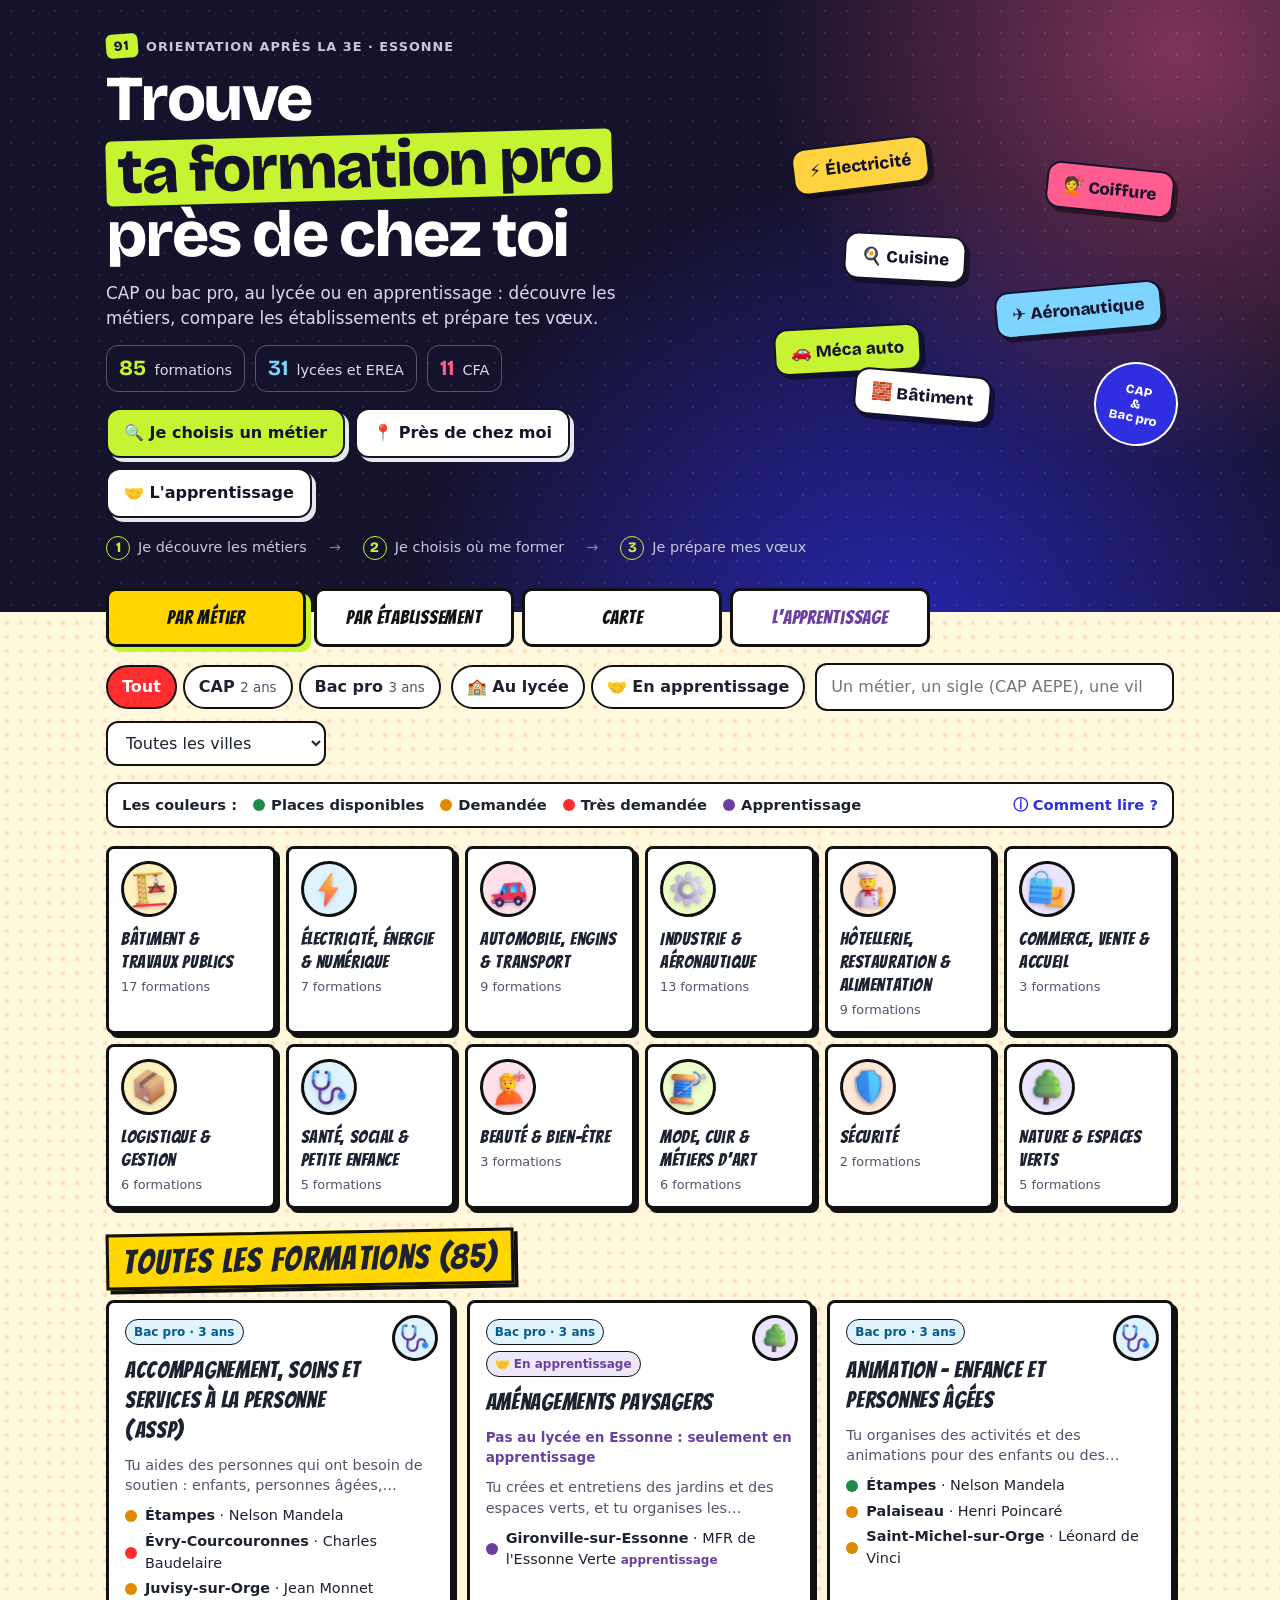
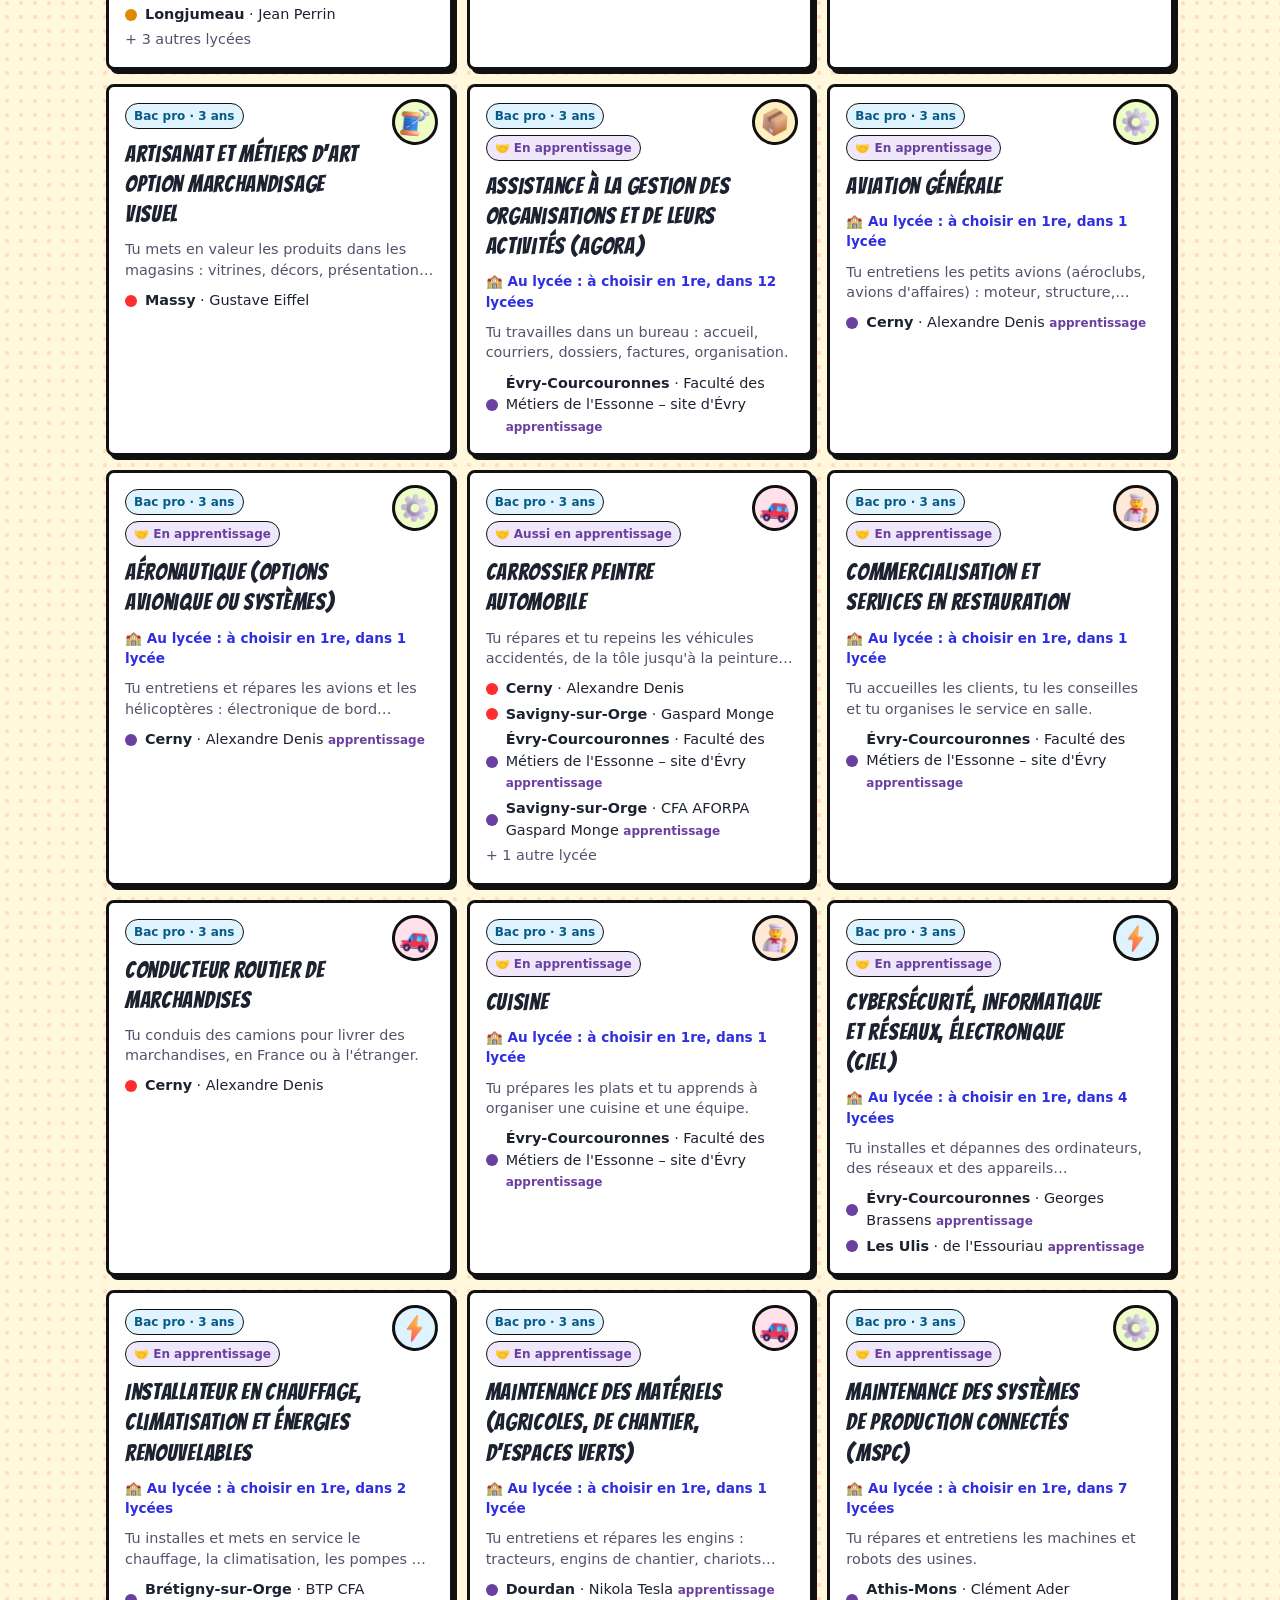
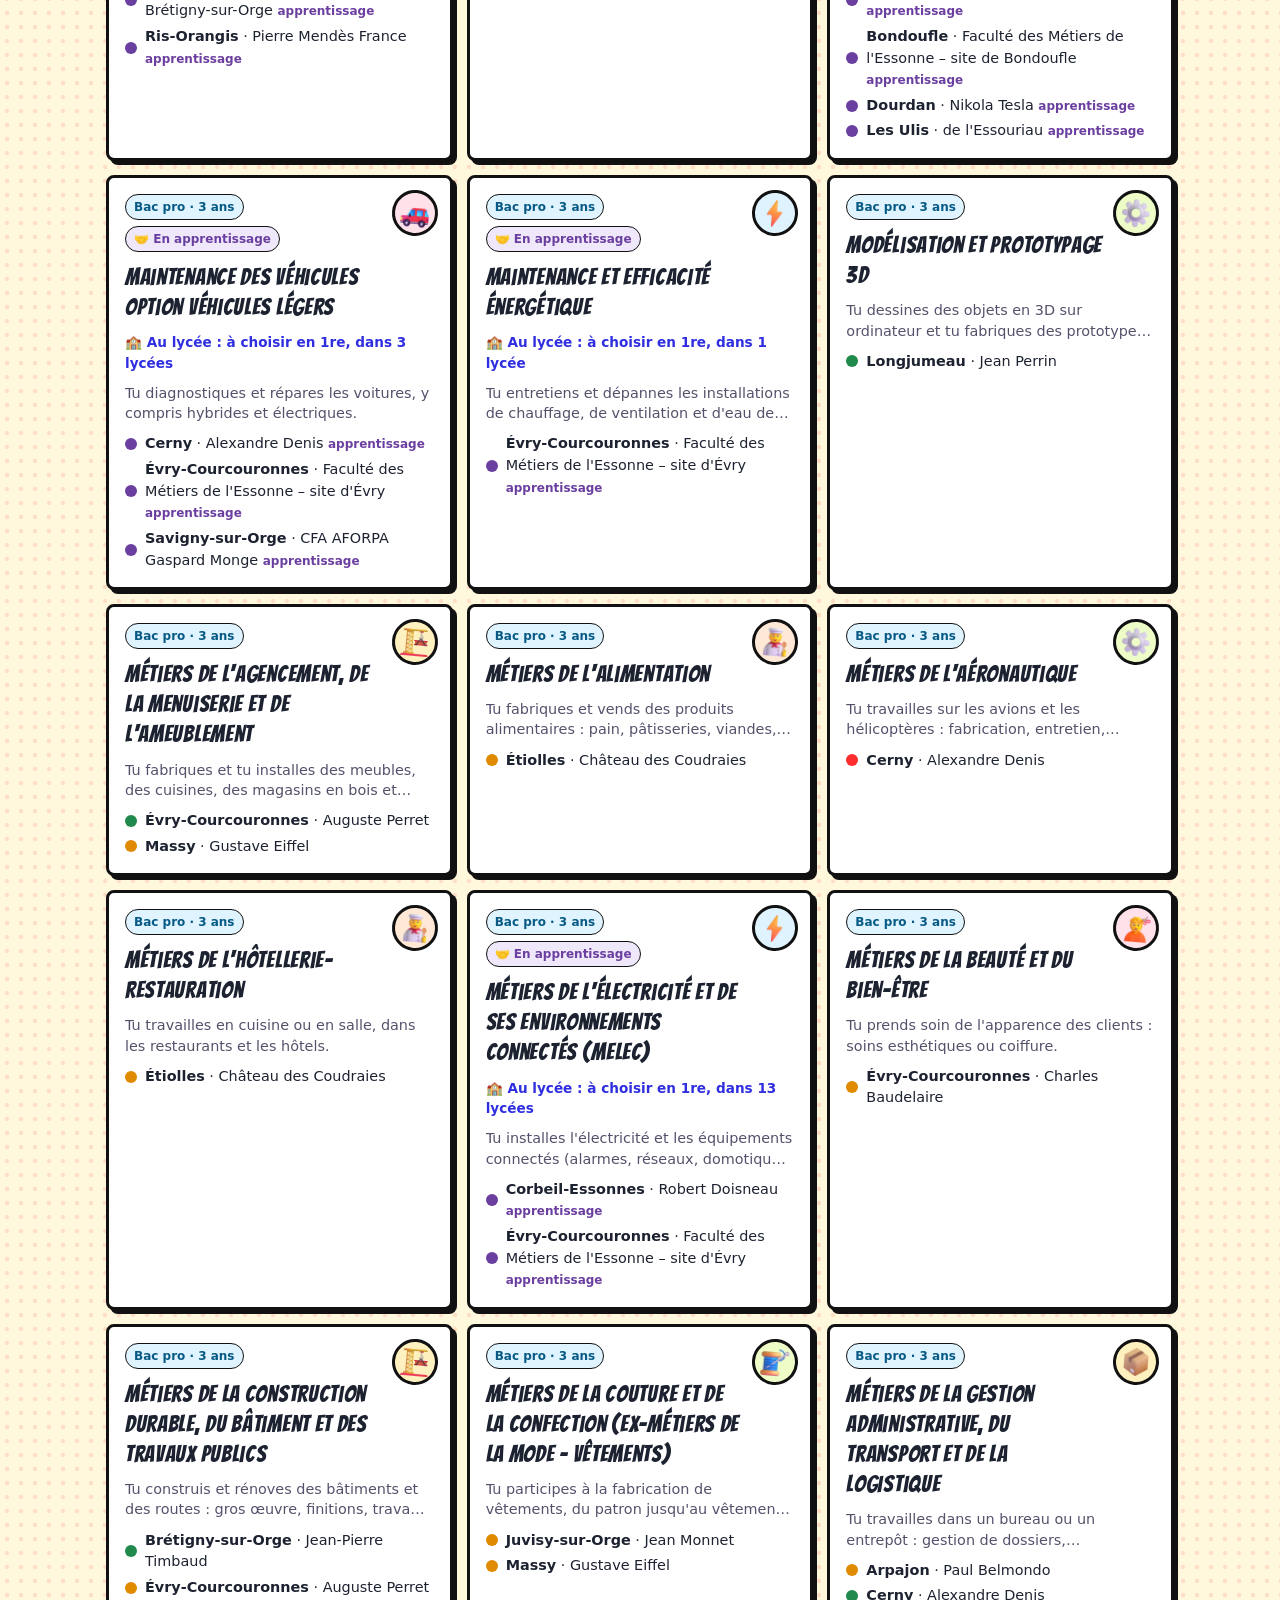
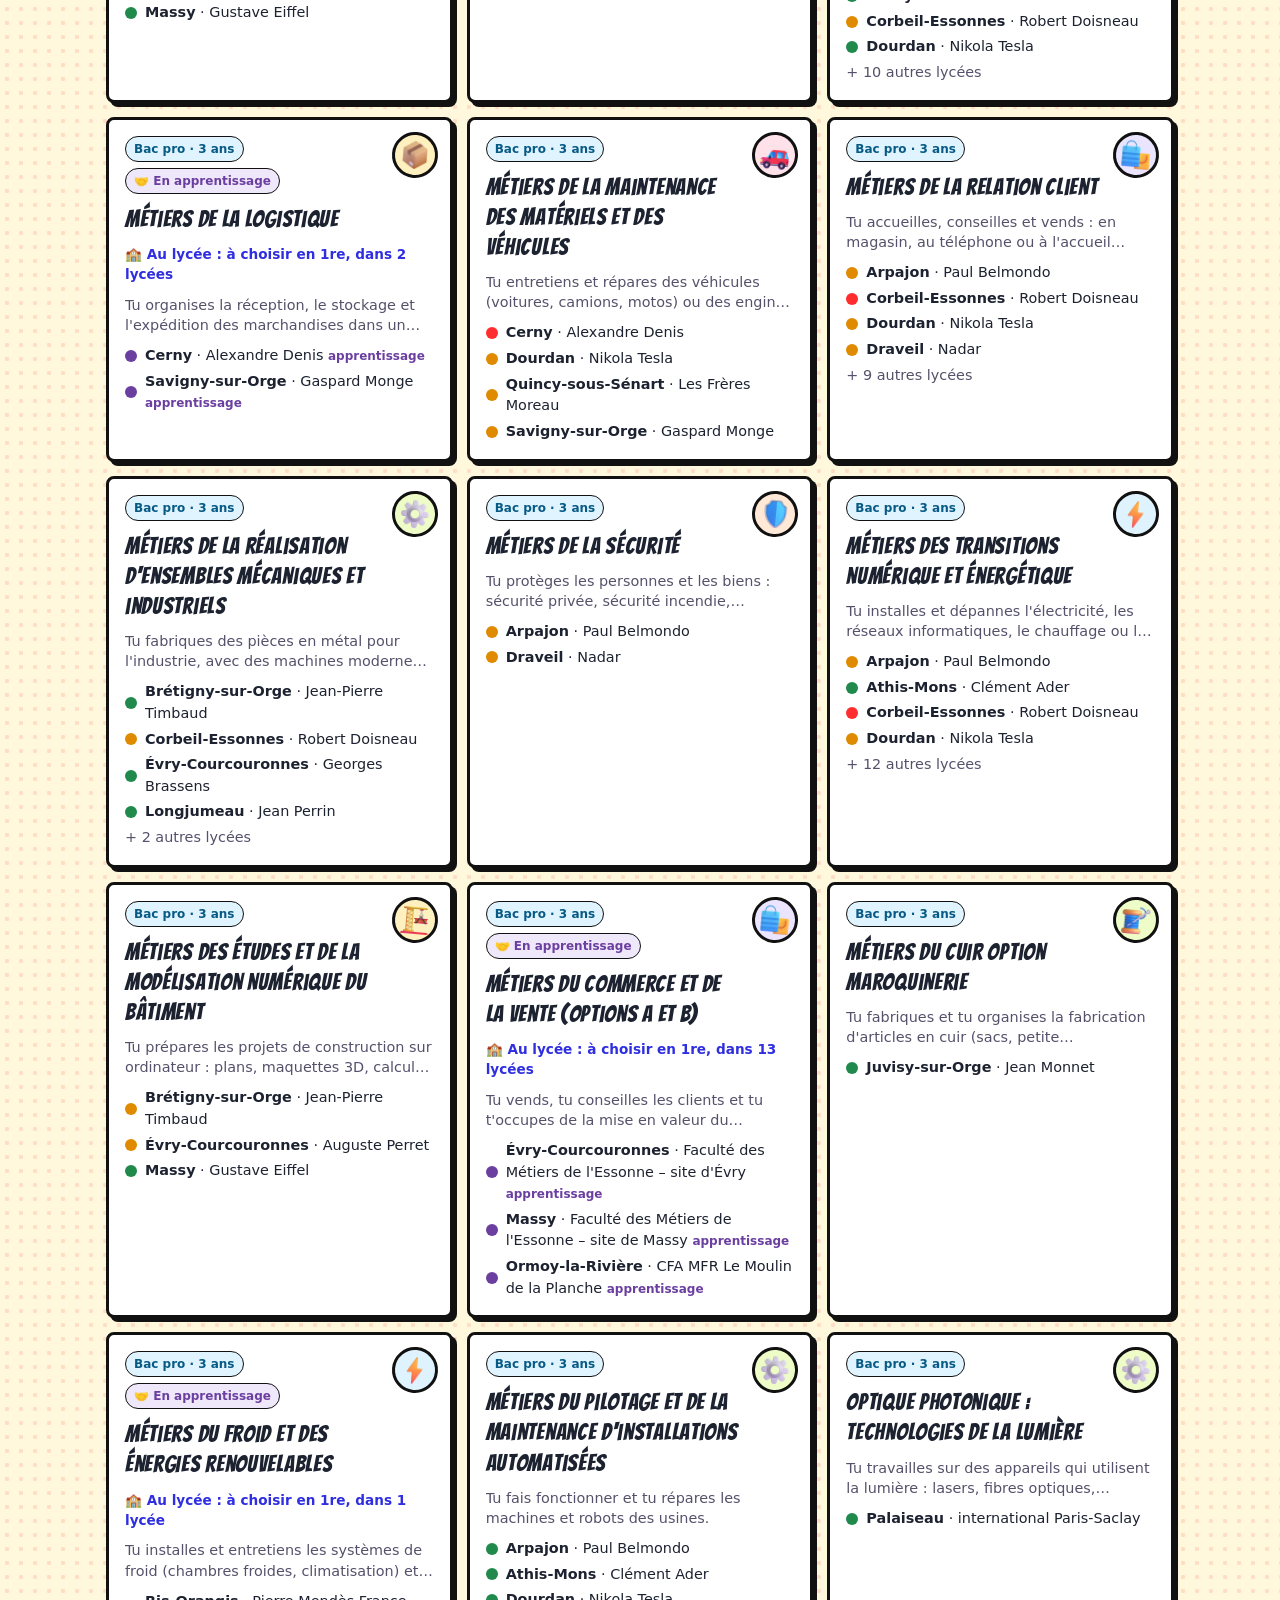
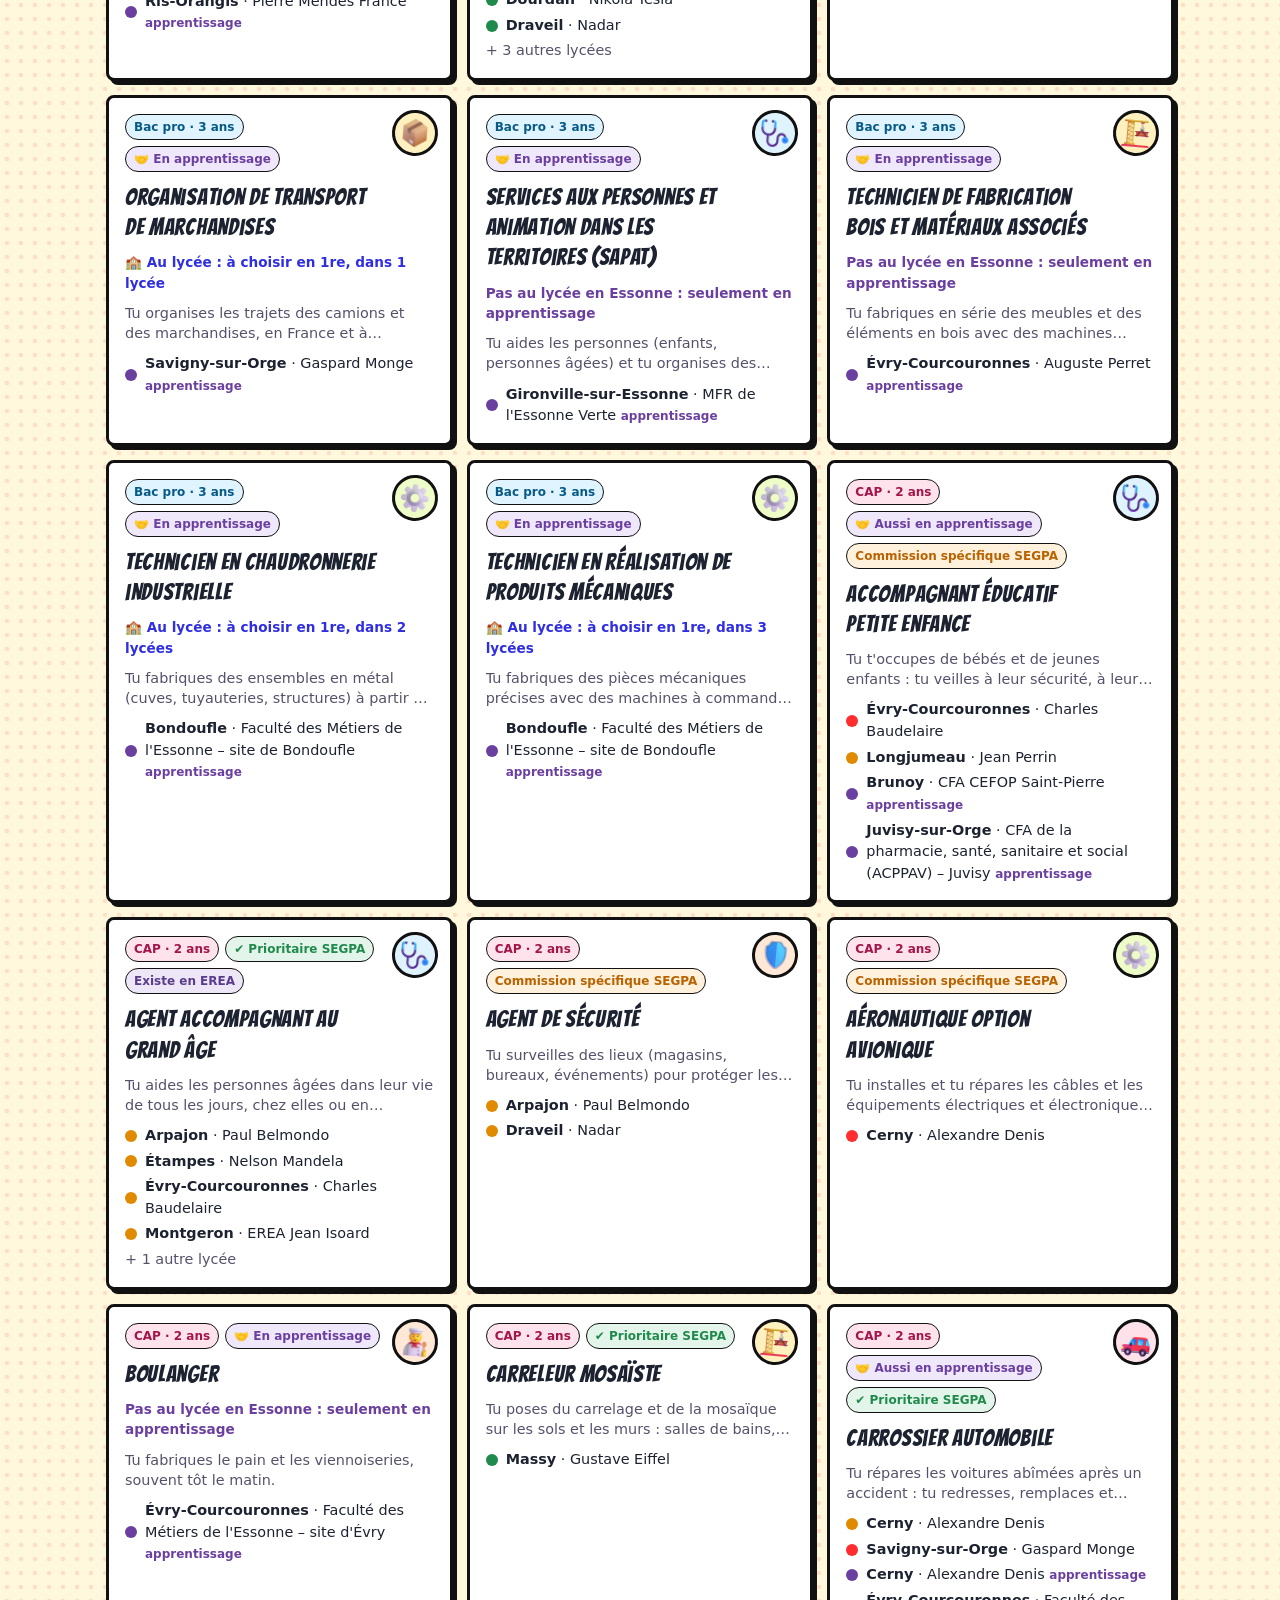
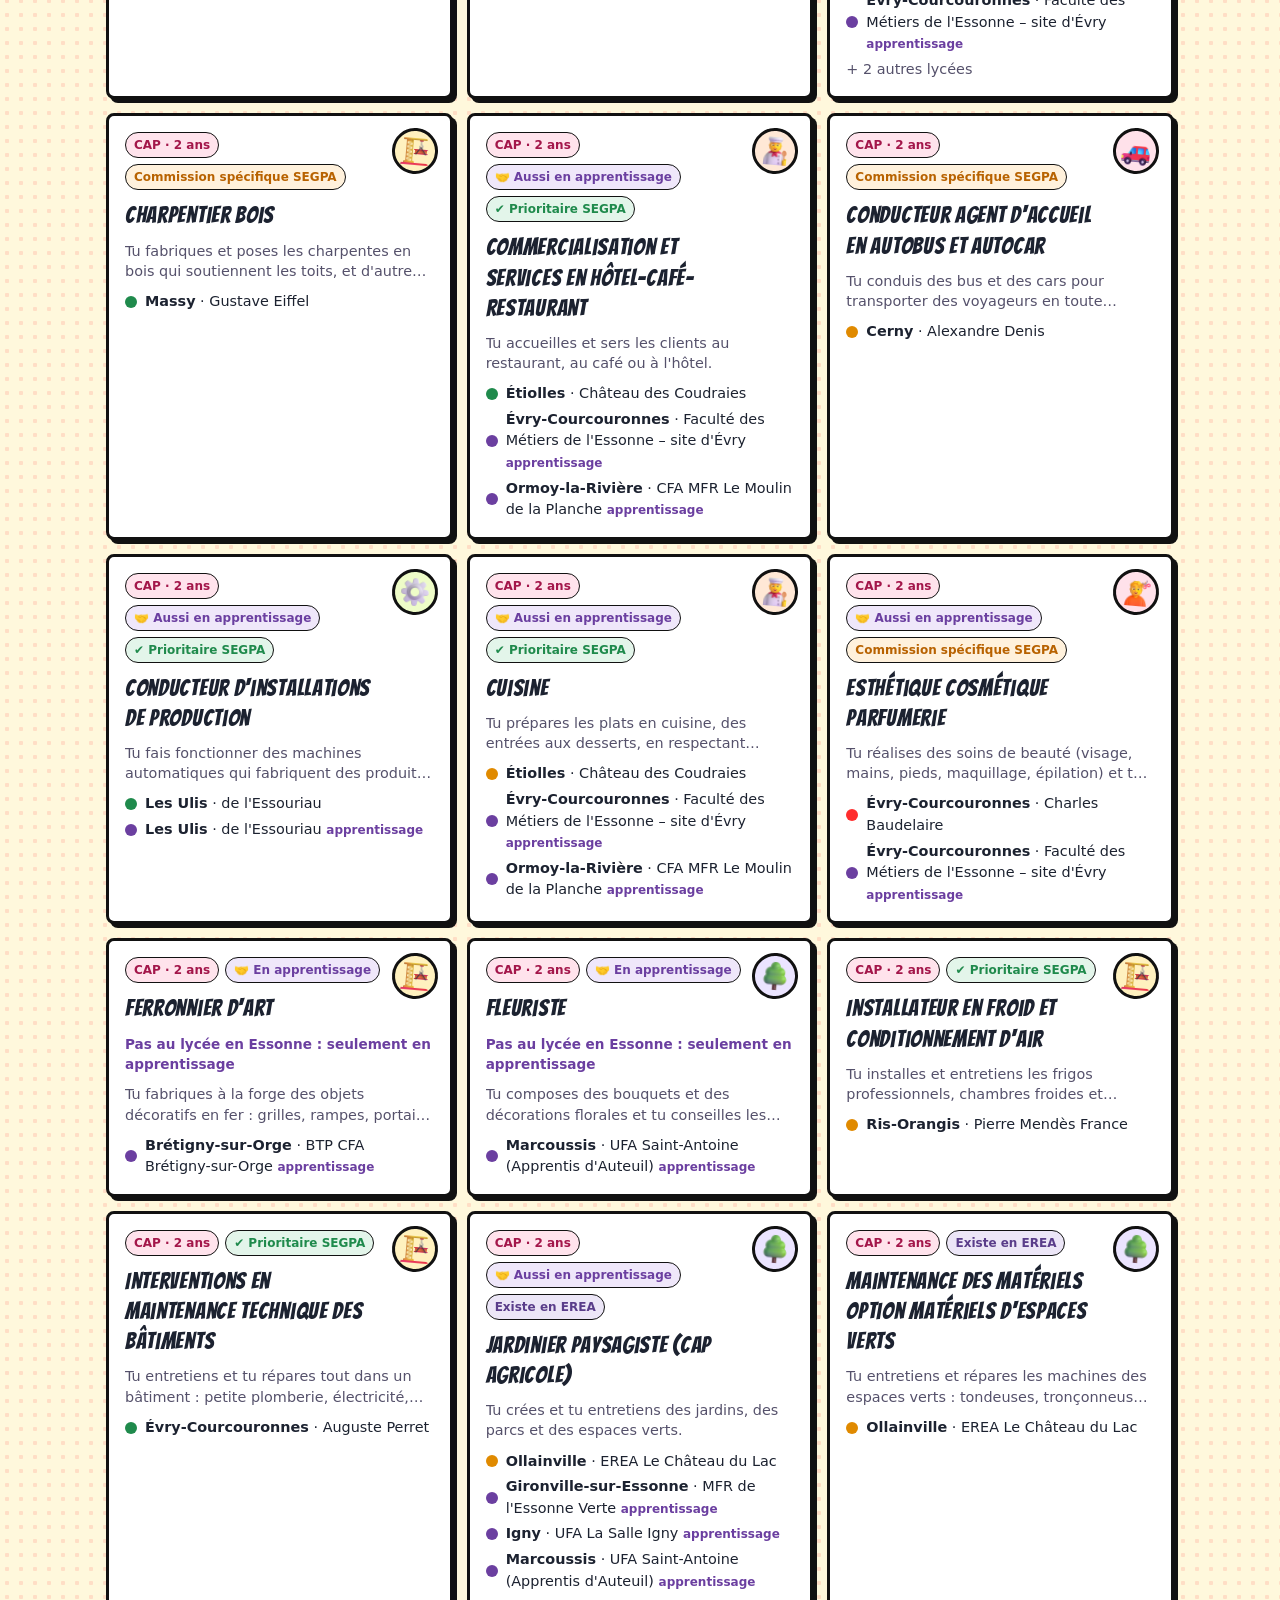
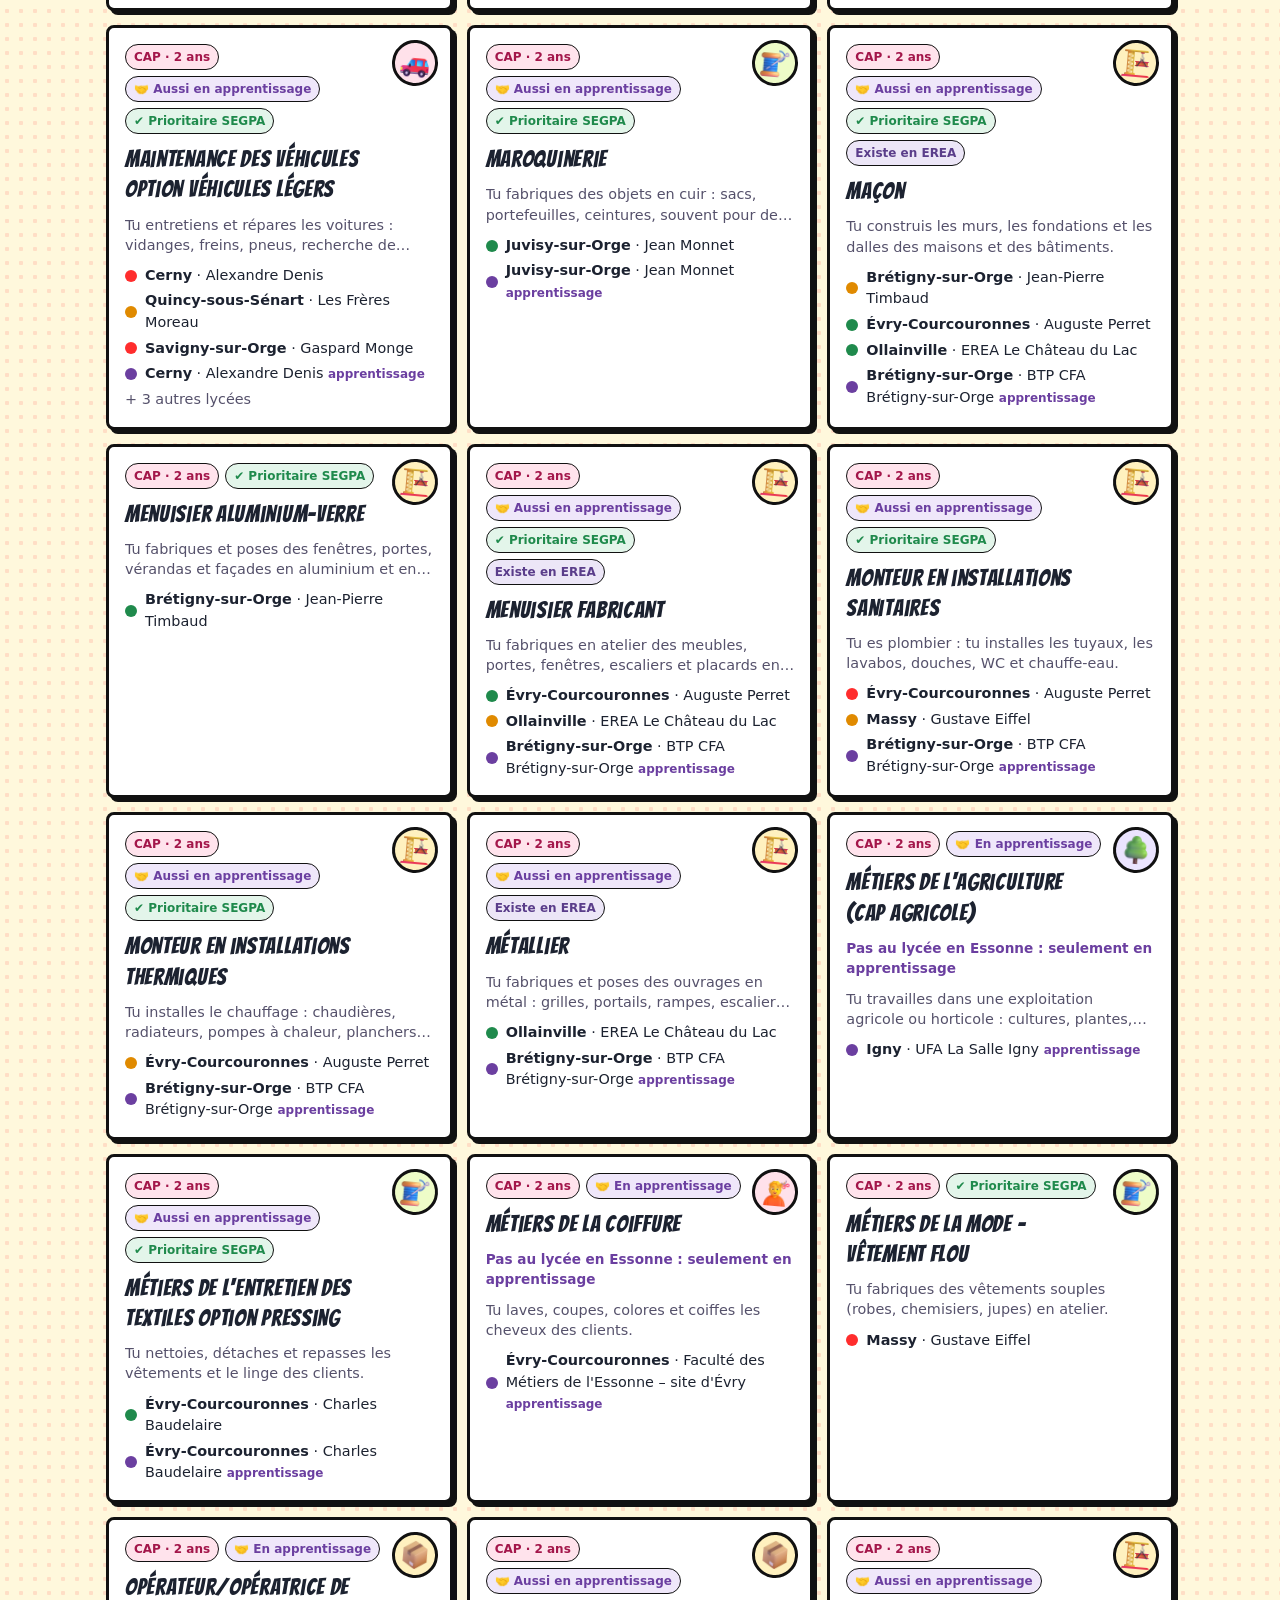
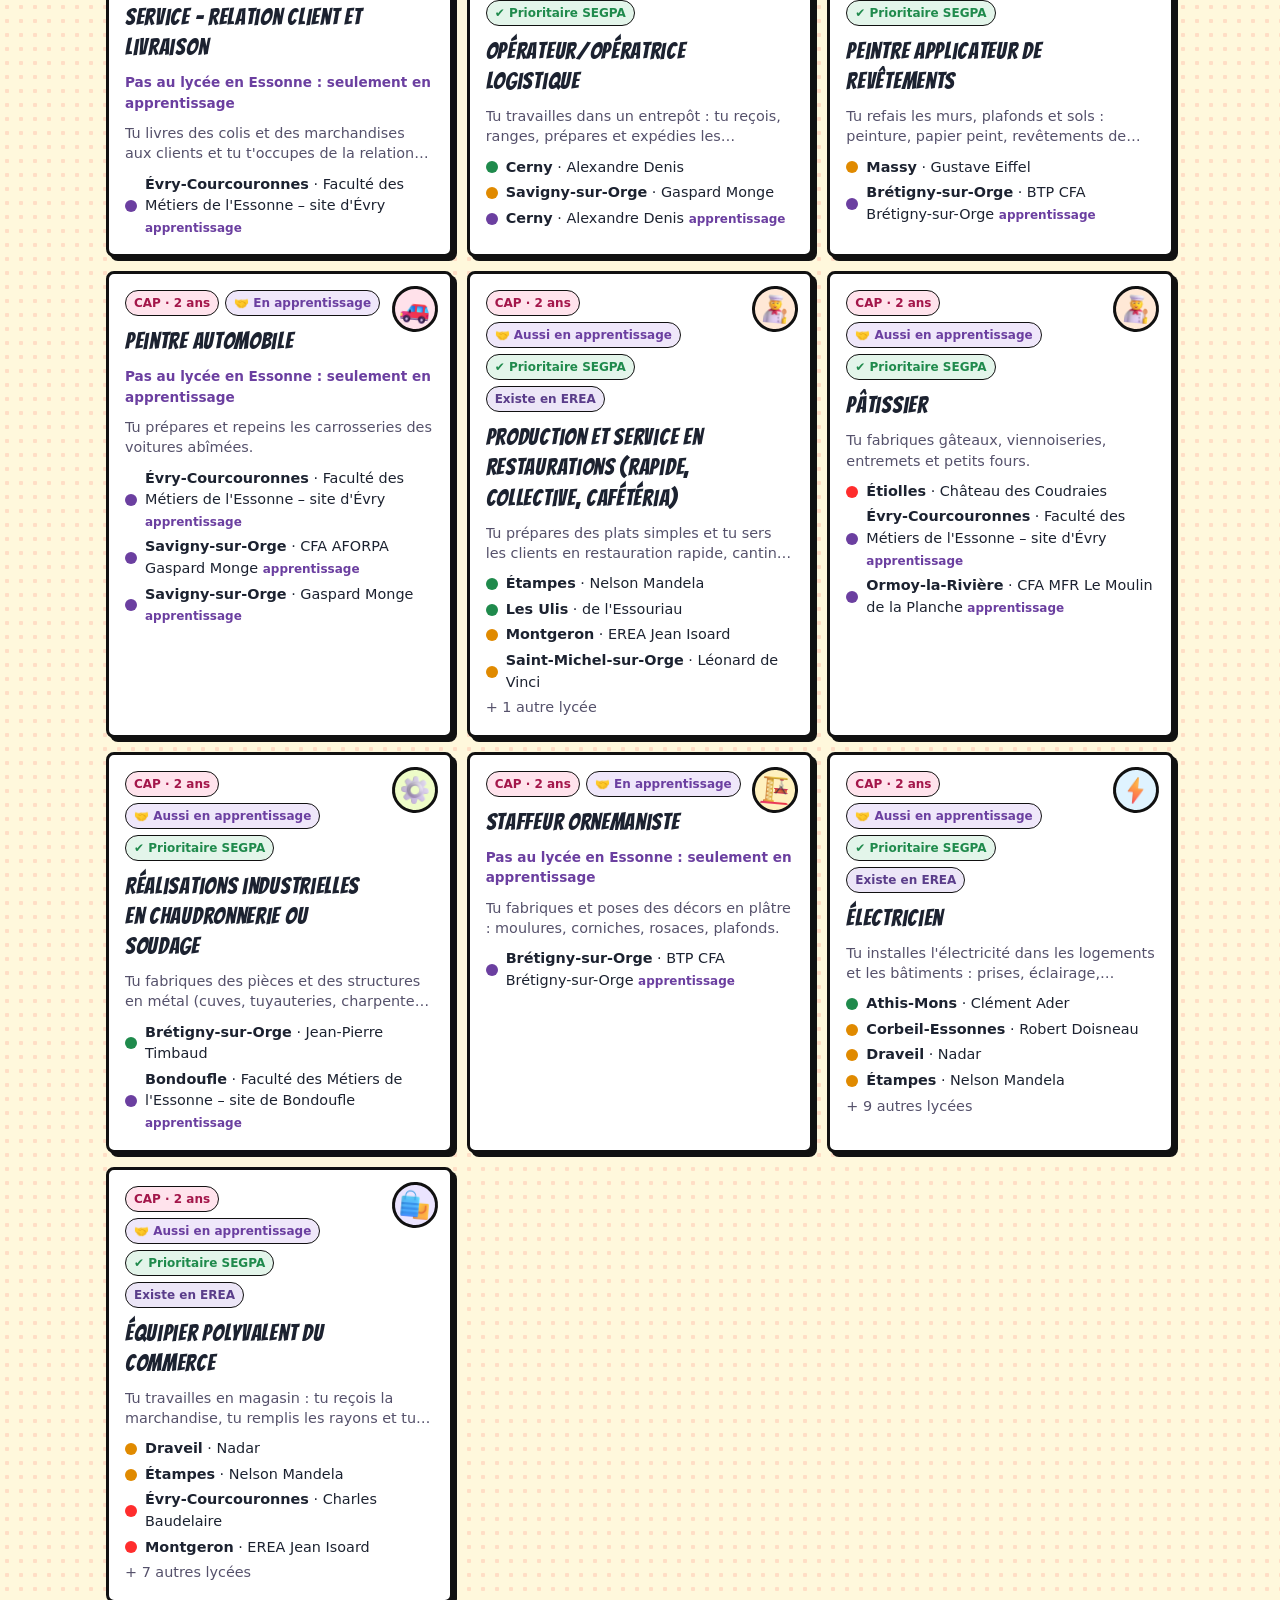
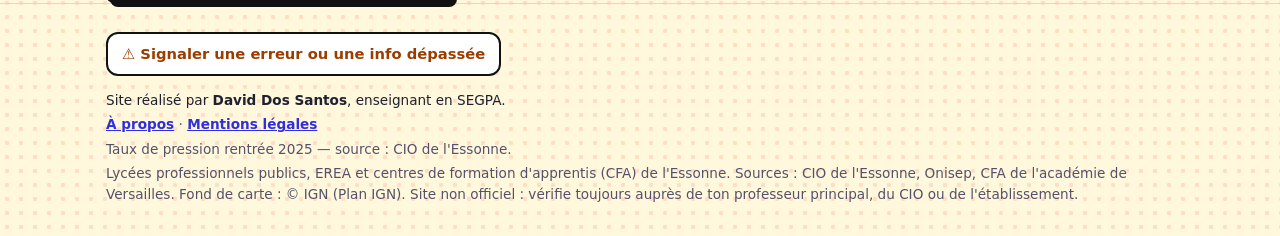
<file: index.html>
<!doctype html>
<html lang="fr">
<head>
<meta charset="utf-8">
<meta name="viewport" content="width=device-width, initial-scale=1">
<title>Après la 3e — Formations pro en Essonne</title>
<meta name="description" content="Trouver un CAP ou un bac pro en Essonne (91), au lycée ou en apprentissage : métiers, lycées, CFA, places et niveau de demande.">
<link rel="stylesheet" href="assets/leaflet/leaflet.css">
<link rel="stylesheet" href="assets/style.css">
<link rel="stylesheet" href="assets/style-bd.css">
</head>
<body>
<header class="entete">
  <div class="conteneur entete-grille">
    <div class="entete-texte">
      <p class="surtitre"><span class="badge-91">91</span> Orientation après la 3e · Essonne</p>
      <h1>Trouve <span class="surligne">ta formation pro</span><br>près de chez toi</h1>
      <p class="intro">CAP ou bac pro, au lycée ou en apprentissage : découvre les métiers, compare les établissements et prépare tes vœux.</p>
      <ul class="chiffres" aria-label="Le site en chiffres">
        <li><strong id="nb-formations">85</strong> formations</li>
        <li><strong id="nb-lycees">31</strong> lycées et EREA</li>
        <li><strong id="nb-cfa">11</strong> CFA</li>
      </ul>
      <div class="raccourcis">
        <button class="raccourci" data-aller="metiers">🔍 Je choisis un métier</button>
        <button class="raccourci" data-aller="carte">📍 Près de chez moi</button>
        <button class="raccourci" data-aller="apprentissage">🤝 L'apprentissage</button>
      </div>
    </div>
    <div class="stickers" aria-hidden="true">
      <span class="sticker s1">⚡ Électricité</span>
      <span class="sticker s2">💇 Coiffure</span>
      <span class="sticker s3">🍳 Cuisine</span>
      <span class="sticker s4">✈️ Aéronautique</span>
      <span class="sticker s5">🚗 Méca auto</span>
      <span class="sticker s6">🧱 Bâtiment</span>
      <span class="sticker-rond">CAP<br>&amp;<br>Bac pro</span>
    </div>
  </div>
  <ol class="conteneur parcours" aria-label="Les étapes">
    <li><span>1</span>Je découvre les métiers</li>
    <li><span>2</span>Je choisis où me former</li>
    <li><span>3</span>Je prépare mes vœux</li>
  </ol>
</header>

<main class="conteneur">
  <nav class="onglets" role="tablist" aria-label="Façon de chercher">
    <button role="tab" class="onglet actif" data-vue="metiers" aria-selected="true">Par métier</button>
    <button role="tab" class="onglet" data-vue="lycees" aria-selected="false">Par établissement</button>
    <button role="tab" class="onglet" data-vue="carte" aria-selected="false">Carte</button>
    <button role="tab" class="onglet onglet-appr" data-vue="apprentissage" aria-selected="false">L'apprentissage</button>
  </nav>

  <section class="outils" aria-label="Filtres">
    <div class="niveaux" role="group" aria-label="Diplôme">
      <button class="puce actif" data-niveau="TOUS">Tout</button>
      <button class="puce" data-niveau="CAP">CAP <small>2 ans</small></button>
      <button class="puce" data-niveau="BAC">Bac pro <small>3 ans</small></button>
    </div>
    <div class="niveaux voies" role="group" aria-label="Façon de se former">
      <button class="puce" data-voie="scolaire">🏫 Au lycée</button>
      <button class="puce" data-voie="apprentissage">🤝 En apprentissage</button>
    </div>
    <label class="recherche">
      <span class="visuellement-cache">Rechercher</span>
      <input id="recherche" type="search" placeholder="Un métier, un sigle (CAP AEPE), une ville…" autocomplete="off">
    </label>
    <label class="choix-ville">
      <span class="visuellement-cache">Ville</span>
      <select id="ville"><option value="">Toutes les villes</option></select>
    </label>
    <p id="info-recherche" class="info-recherche" hidden></p>
    <details class="legende-barre">
      <summary>
        <span class="legende-titre">Les couleurs :</span>
        <span class="leg"><span class="pastille vert"></span>Places disponibles</span>
        <span class="leg"><span class="pastille orange"></span>Demandée</span>
        <span class="leg"><span class="pastille rouge"></span>Très demandée</span>
        <span class="leg"><span class="pastille appr"></span>Apprentissage</span>
        <span class="leg-aide">ⓘ Comment lire ?</span>
      </summary>
      <div class="legende-detail">
        <p>Pour chaque formation au lycée, on compare le nombre d'élèves qui l'ont mise <strong>en 1er vœu</strong> au nombre de places (chiffres du CIO).</p>
        <ul>
          <li><span class="pastille vert"></span><span><strong>Places disponibles</strong> : moins de demandes que de places.</span></li>
          <li><span class="pastille orange"></span><span><strong>Demandée</strong> : autant ou un peu plus de demandes que de places.</span></li>
          <li><span class="pastille rouge"></span><span><strong>Très demandée</strong> : plus de 2 demandes pour 1 place. Garde-la dans tes vœux, mais ajoute d'autres choix.</span></li>
          <li><span class="pastille appr"></span><span><strong>Apprentissage</strong> : pas de chiffre. Pour entrer, il faut surtout trouver une entreprise.</span></li>
        </ul>
        <p class="note">Une couleur ne veut pas dire « c'est impossible ». Parle de tes vœux avec ton professeur principal.</p>
      </div>
    </details>
  </section>

  <section id="vue-metiers">
    <div id="secteurs" class="secteurs" aria-label="Secteurs"></div>
    <div class="entete-resultats">
      <h2 id="titre-resultats">Toutes les formations</h2>
      <button id="effacer" class="lien" hidden>Tout effacer</button>
    </div>
    <div id="resultats" class="grille"></div>
  </section>

  <section id="vue-lycees" hidden>
    <div id="lycees" class="liste-lycees"></div>
  </section>

  <section id="vue-carte" hidden>
    <p class="aide-carte">Chaque rond = une ville. Le chiffre indique le nombre de lycées qui correspondent à ta recherche. Clique dessus pour les voir.</p>
    <div id="carte" class="carte-geo" role="region" aria-label="Carte des lycées de l'Essonne"></div>
    <p class="note">Position approximative : les lycées sont placés au centre de leur ville. Pour l'adresse exacte et le trajet, ouvre la fiche du lycée.</p>
  </section>

  <section id="vue-apprentissage" class="guide" hidden>
    <h2>L'apprentissage, c'est quoi ?</h2>
    <p class="chapo">Tu prépares <strong>le même diplôme</strong> (CAP ou bac pro), mais tu es <strong>salarié·e d'une entreprise</strong>. Tu alternes entre l'entreprise et un centre de formation d'apprentis (CFA). Par exemple : 2 semaines en entreprise, 1 semaine au CFA. Le rythme change selon les CFA.</p>

    <div class="guide-grille">
      <article class="guide-bloc">
        <h3>👤 Qui peut le faire ?</h3>
        <p>À partir de <strong>16 ans</strong>. Tu peux aussi commencer à <strong>15 ans</strong> si tu as terminé ta 3e.</p>
        <p>Durée : <strong>2 ans</strong> pour un CAP, <strong>3 ans</strong> pour un bac pro.</p>
      </article>
      <article class="guide-bloc">
        <h3>💶 Tu es payé·e</h3>
        <p>Tu as un vrai contrat de travail et un salaire. La formation au CFA est gratuite pour toi.</p>
        <table class="salaire">
          <caption>Salaire minimum si tu as moins de 18 ans</caption>
          <thead><tr><th>Année</th><th>% du SMIC</th><th>Environ (brut / mois)</th></tr></thead>
          <tbody>
            <tr><td>1re année</td><td>27 %</td><td>500 €</td></tr>
            <tr><td>2e année</td><td>39 %</td><td>730 €</td></tr>
            <tr><td>3e année</td><td>55 %</td><td>1 030 €</td></tr>
          </tbody>
        </table>
        <p class="note">Montants arrondis calculés sur le SMIC 2026. Certaines entreprises paient plus.</p>
      </article>
      <article class="guide-bloc important">
        <h3>🔑 Le plus important : trouver une entreprise</h3>
        <p>Pour être apprenti·e, il faut qu'une entreprise accepte de signer ton contrat. <strong>C'est à toi de la chercher</strong>, avec de l'aide.</p>
        <ul class="puces">
          <li>Commence tôt : dès janvier ou février de ta 3e.</li>
          <li>Prépare un CV et une petite lettre avec ton professeur principal.</li>
          <li>Appelle ou va voir les artisans et les entreprises près de chez toi (boulangeries, garages, électriciens…).</li>
          <li>Pense à l'entreprise de ton stage de 3e.</li>
          <li>Demande de l'aide au CFA : beaucoup ont des offres et t'aident à chercher.</li>
        </ul>
      </article>
      <article class="guide-bloc">
        <h3>⏳ Pas encore d'entreprise en septembre ?</h3>
        <p>Tu peux quand même <strong>commencer au CFA pendant 3 mois maximum</strong> sans employeur. Le CFA t'aide à en trouver un pendant ce temps.</p>
      </article>
      <article class="guide-bloc">
        <h3>📝 Et dans mes vœux (Affelnet) ?</h3>
        <p>Tu peux indiquer des vœux en apprentissage. Ces vœux servent à <strong>signaler ton projet</strong> au CFA, qui te contacte. Ils ne te donnent pas une place automatiquement.</p>
        <p><strong>Conseil :</strong> mets aussi des vœux au lycée professionnel, pour être sûr·e d'avoir une place si tu ne trouves pas d'entreprise.</p>
      </article>
      <article class="guide-bloc">
        <h3>⚖️ Lycée ou apprentissage ?</h3>
        <table class="compare">
          <thead><tr><th></th><th>🏫 Au lycée</th><th>🤝 En apprentissage</th></tr></thead>
          <tbody>
            <tr><td>Statut</td><td>Élève</td><td>Salarié·e</td></tr>
            <tr><td>Salaire</td><td>Non</td><td>Oui</td></tr>
            <tr><td>Vacances</td><td>Vacances scolaires</td><td>5 semaines de congés par an</td></tr>
            <tr><td>Entreprise</td><td>Stages (périodes de formation en milieu professionnel)</td><td>Tout au long de la formation</td></tr>
            <tr><td>Pour entrer</td><td>Affectation par Affelnet</td><td>Signer un contrat avec une entreprise</td></tr>
          </tbody>
        </table>
        <p class="note">L'apprentissage demande d'être autonome et à l'heure, comme au travail. Parles-en avec ton professeur principal et ta famille.</p>
      </article>
    </div>

    <h3>🔗 Sites utiles pour chercher une entreprise</h3>
    <div class="actions">
      <a class="bouton-lien principal" href="https://labonnealternance.apprentissage.beta.gouv.fr/" target="_blank" rel="noopener">La bonne alternance (offres + entreprises) ↗</a>
      <a class="bouton-lien" href="https://www.1jeune1solution.gouv.fr/apprentissage" target="_blank" rel="noopener">1 jeune 1 solution ↗</a>
      <a class="bouton-lien" href="https://www.service-public.gouv.fr/particuliers/vosdroits/F2918" target="_blank" rel="noopener">Contrat d'apprentissage (service-public) ↗</a>
    </div>
    <p><button class="bouton-lien" data-voie-raccourci="apprentissage">🤝 Voir toutes les formations en apprentissage en Essonne</button></p>
  </section>

</main>

<dialog id="fiche" aria-labelledby="fiche-titre">
  <div class="fiche-contenu" id="fiche-contenu"></div>
</dialog>

<footer class="pied">
  <div class="conteneur">
    <p><a id="signaler" class="bouton-lien signaler" href="#">⚠️ Signaler une erreur ou une info dépassée</a></p>
    <p class="signature">Site réalisé par <strong>David Dos Santos</strong>, enseignant en SEGPA.</p>
    <p class="liens-pied"><a href="apropos.html">À propos</a> · <a href="mentions-legales.html">Mentions légales</a></p>
    <p id="source"></p>
    <p>Lycées professionnels publics, EREA et centres de formation d'apprentis (CFA) de l'Essonne. Sources : CIO de l'Essonne, Onisep, CFA de l'académie de Versailles. Fond de carte : © IGN (Plan IGN). Site non officiel : vérifie toujours auprès de ton professeur principal, du CIO ou de l'établissement.</p>
  </div>
</footer>

<script src="assets/leaflet/leaflet.js"></script>
<script src="data/formations.js"></script>
<script src="assets/app.js"></script>
</body>
</html>
</file>
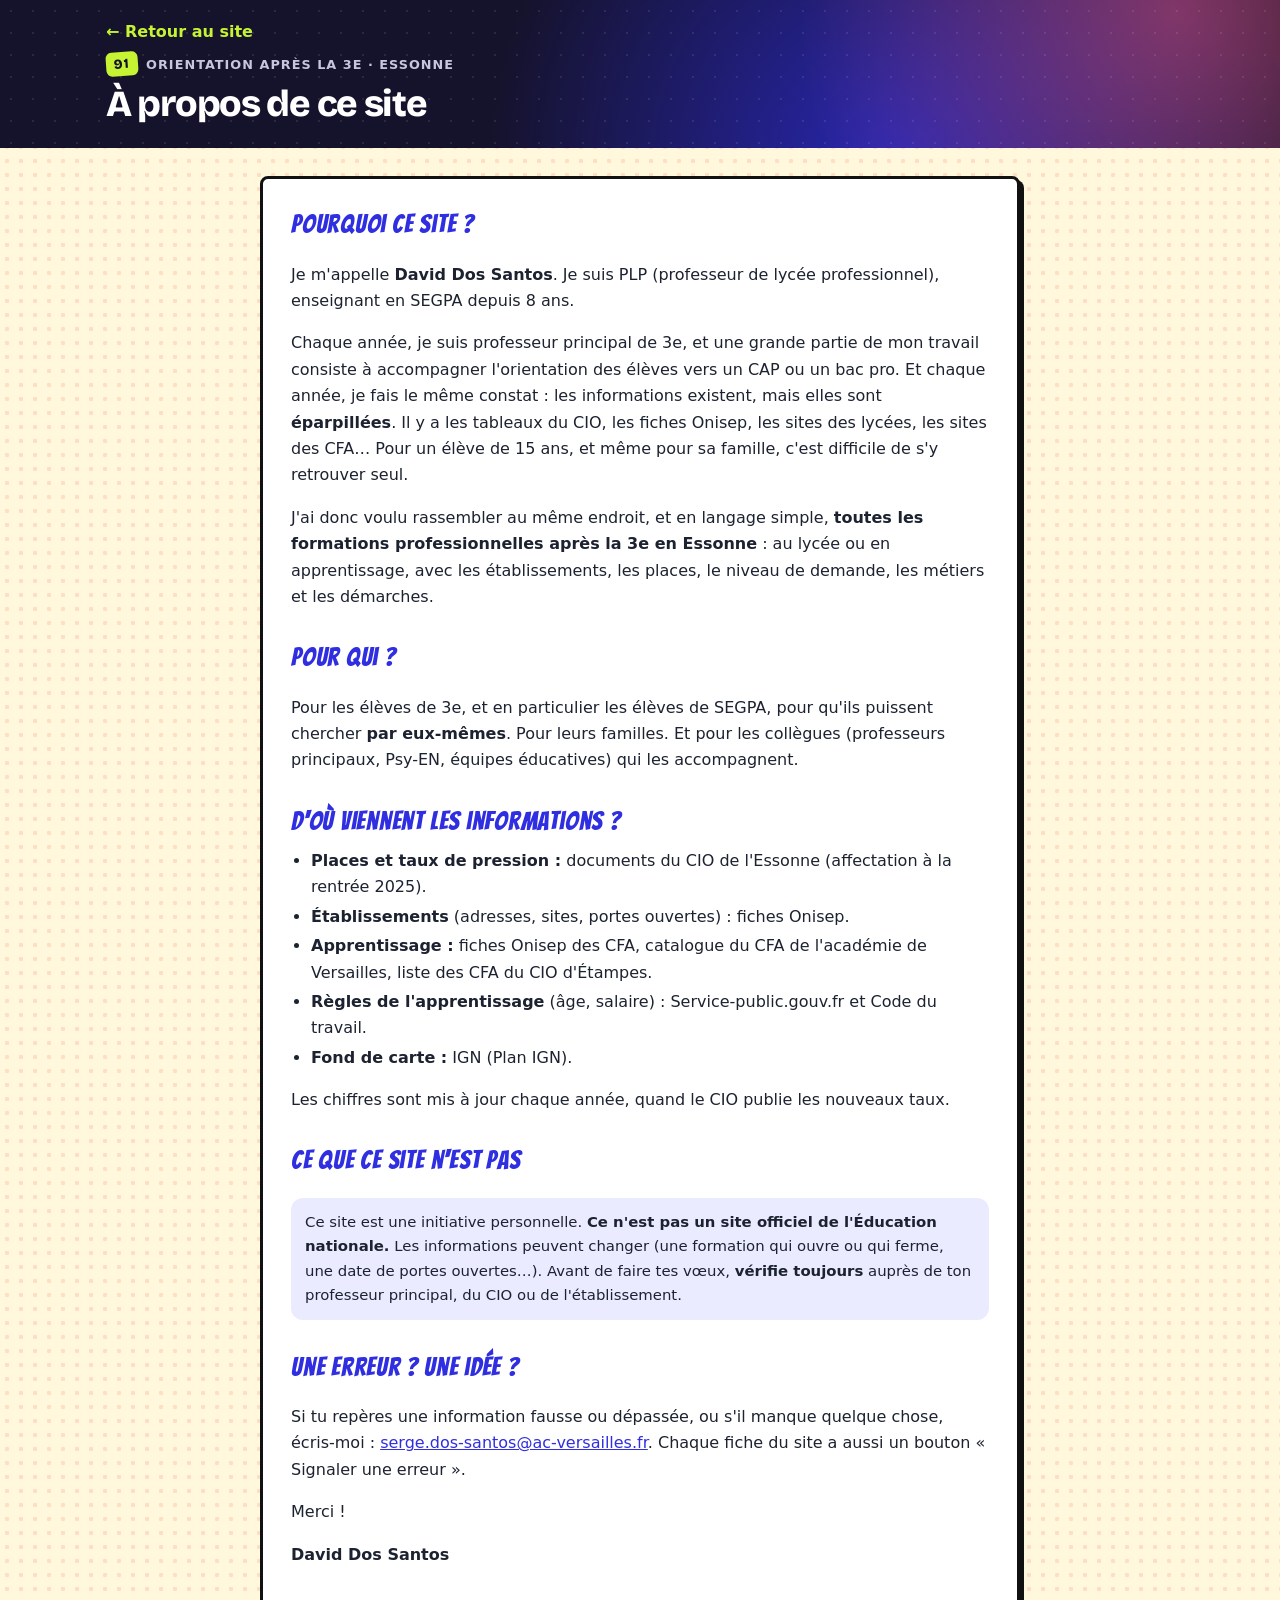
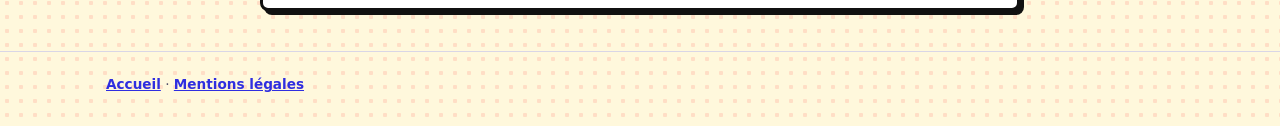
<file: apropos.html>
<!doctype html>
<html lang="fr">
<head>
<meta charset="utf-8">
<meta name="viewport" content="width=device-width, initial-scale=1">
<title>À propos — Formations pro en Essonne</title>
<meta name="description" content="Pourquoi ce site, qui l'a fait, d'où viennent les informations.">
<link rel="stylesheet" href="assets/style.css">
<link rel="stylesheet" href="assets/style-bd.css">
</head>
<body>
<header class="entete mini">
  <div class="conteneur">
    <a class="retour" href="index.html">← Retour au site</a>
    <p class="surtitre"><span class="badge-91">91</span> Orientation après la 3e · Essonne</p>
    <h1>À propos de ce site</h1>
  </div>
</header>

<main class="conteneur">
  <article class="page-texte">
    <h2>Pourquoi ce site ?</h2>
    <p>Je m'appelle <strong>David Dos Santos</strong>. Je suis PLP (professeur de lycée professionnel), enseignant en SEGPA depuis 8 ans.</p>
    <p>Chaque année, je suis professeur principal de 3e, et une grande partie de mon travail consiste à accompagner l'orientation des élèves vers un CAP ou un bac pro. Et chaque année, je fais le même constat : les informations existent, mais elles sont <strong>éparpillées</strong>. Il y a les tableaux du CIO, les fiches Onisep, les sites des lycées, les sites des CFA… Pour un élève de 15 ans, et même pour sa famille, c'est difficile de s'y retrouver seul.</p>
    <p>J'ai donc voulu rassembler au même endroit, et en langage simple, <strong>toutes les formations professionnelles après la 3e en Essonne</strong> : au lycée ou en apprentissage, avec les établissements, les places, le niveau de demande, les métiers et les démarches.</p>

    <h2>Pour qui ?</h2>
    <p>Pour les élèves de 3e, et en particulier les élèves de SEGPA, pour qu'ils puissent chercher <strong>par eux-mêmes</strong>. Pour leurs familles. Et pour les collègues (professeurs principaux, Psy-EN, équipes éducatives) qui les accompagnent.</p>

    <h2>D'où viennent les informations ?</h2>
    <ul class="puces">
      <li><strong>Places et taux de pression :</strong> documents du CIO de l'Essonne (affectation à la rentrée 2025).</li>
      <li><strong>Établissements</strong> (adresses, sites, portes ouvertes) : fiches Onisep.</li>
      <li><strong>Apprentissage :</strong> fiches Onisep des CFA, catalogue du CFA de l'académie de Versailles, liste des CFA du CIO d'Étampes.</li>
      <li><strong>Règles de l'apprentissage</strong> (âge, salaire) : Service-public.gouv.fr et Code du travail.</li>
      <li><strong>Fond de carte :</strong> IGN (Plan IGN).</li>
    </ul>
    <p>Les chiffres sont mis à jour chaque année, quand le CIO publie les nouveaux taux.</p>

    <h2>Ce que ce site n'est pas</h2>
    <div class="encadre info">
      <p style="margin:0">Ce site est une initiative personnelle. <strong>Ce n'est pas un site officiel de l'Éducation nationale.</strong> Les informations peuvent changer (une formation qui ouvre ou qui ferme, une date de portes ouvertes…). Avant de faire tes vœux, <strong>vérifie toujours</strong> auprès de ton professeur principal, du CIO ou de l'établissement.</p>
    </div>

    <h2>Une erreur ? Une idée ?</h2>
    <p>Si tu repères une information fausse ou dépassée, ou s'il manque quelque chose, écris-moi : <a href="mailto:serge.dos-santos@ac-versailles.fr?subject=%5BSite%20formations%2091%5D%20Remarque">serge.dos-santos@ac-versailles.fr</a>. Chaque fiche du site a aussi un bouton « Signaler une erreur ».</p>
    <p>Merci !</p>
    <p><strong>David Dos Santos</strong></p>
  </article>
</main>

<footer class="pied">
  <div class="conteneur">
    <p class="liens-pied"><a href="index.html">Accueil</a> · <a href="mentions-legales.html">Mentions légales</a></p>
  </div>
</footer>
</body>
</html>
</file>
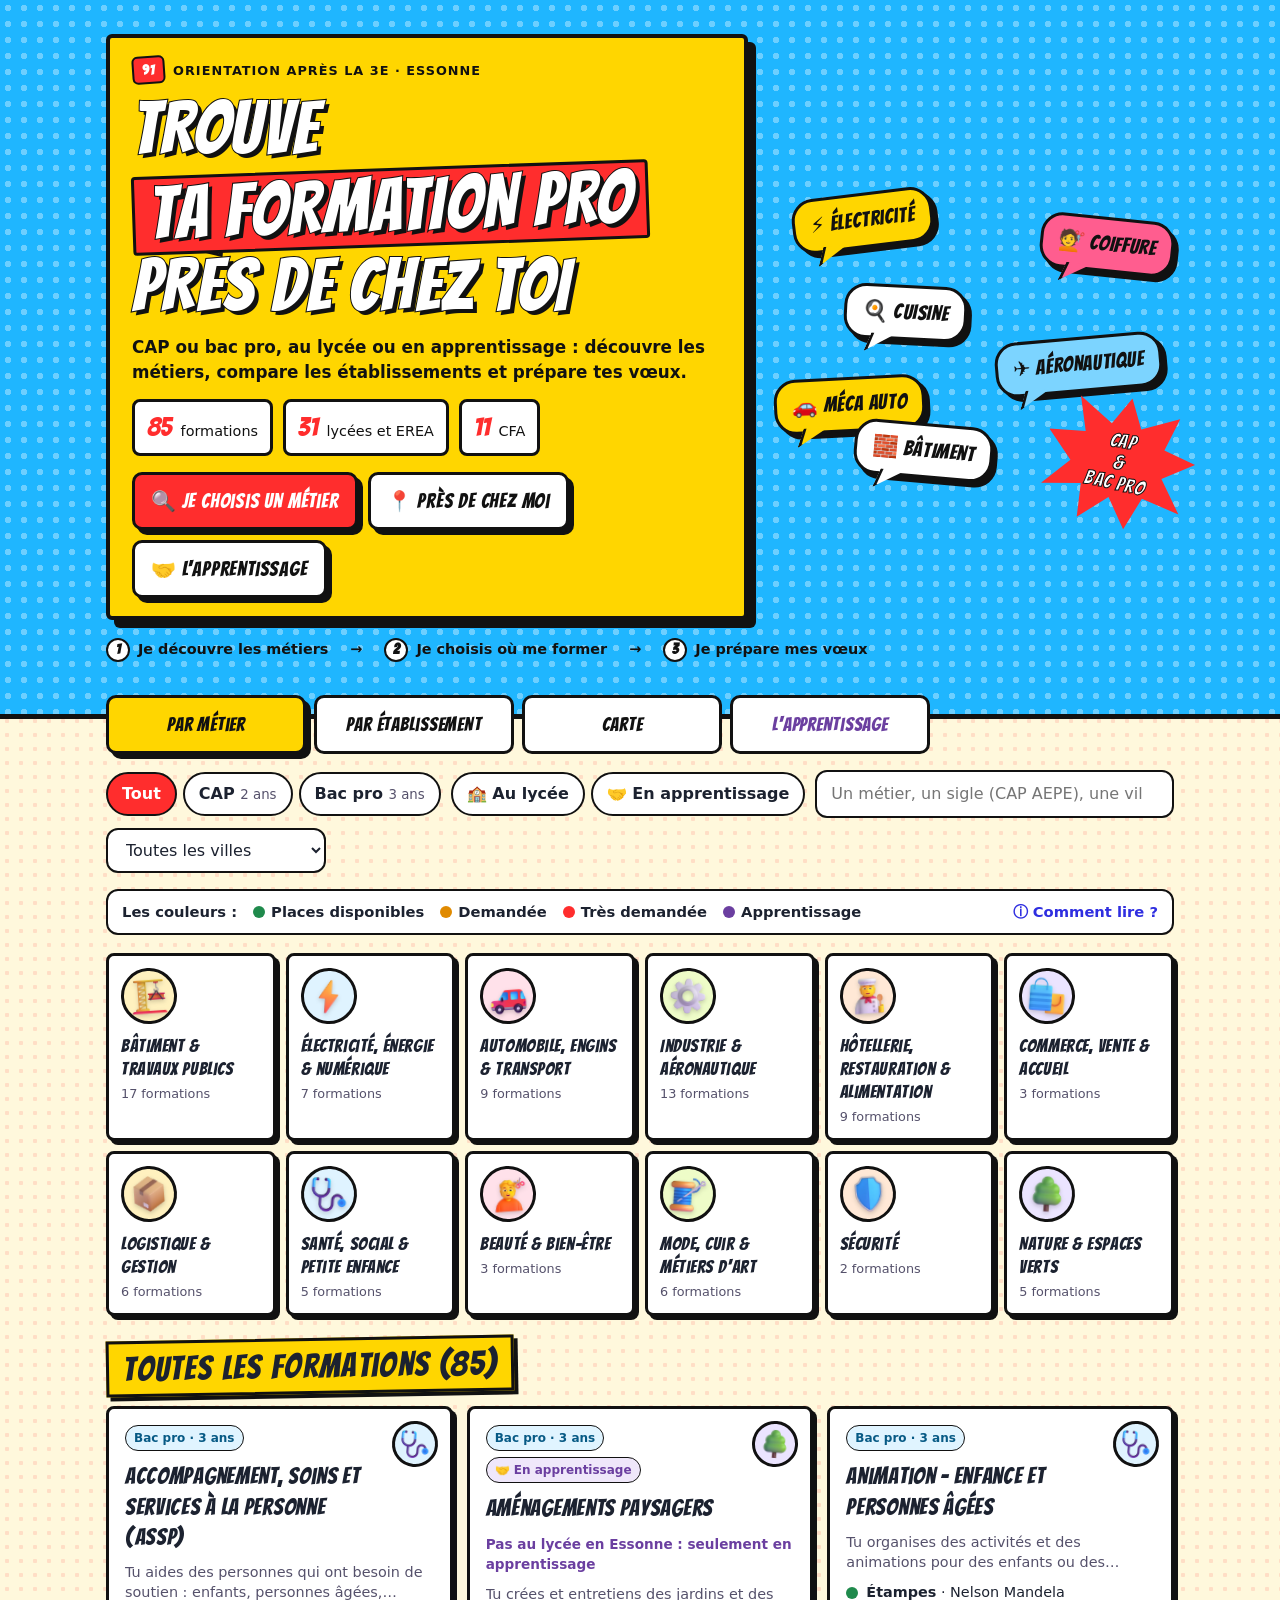
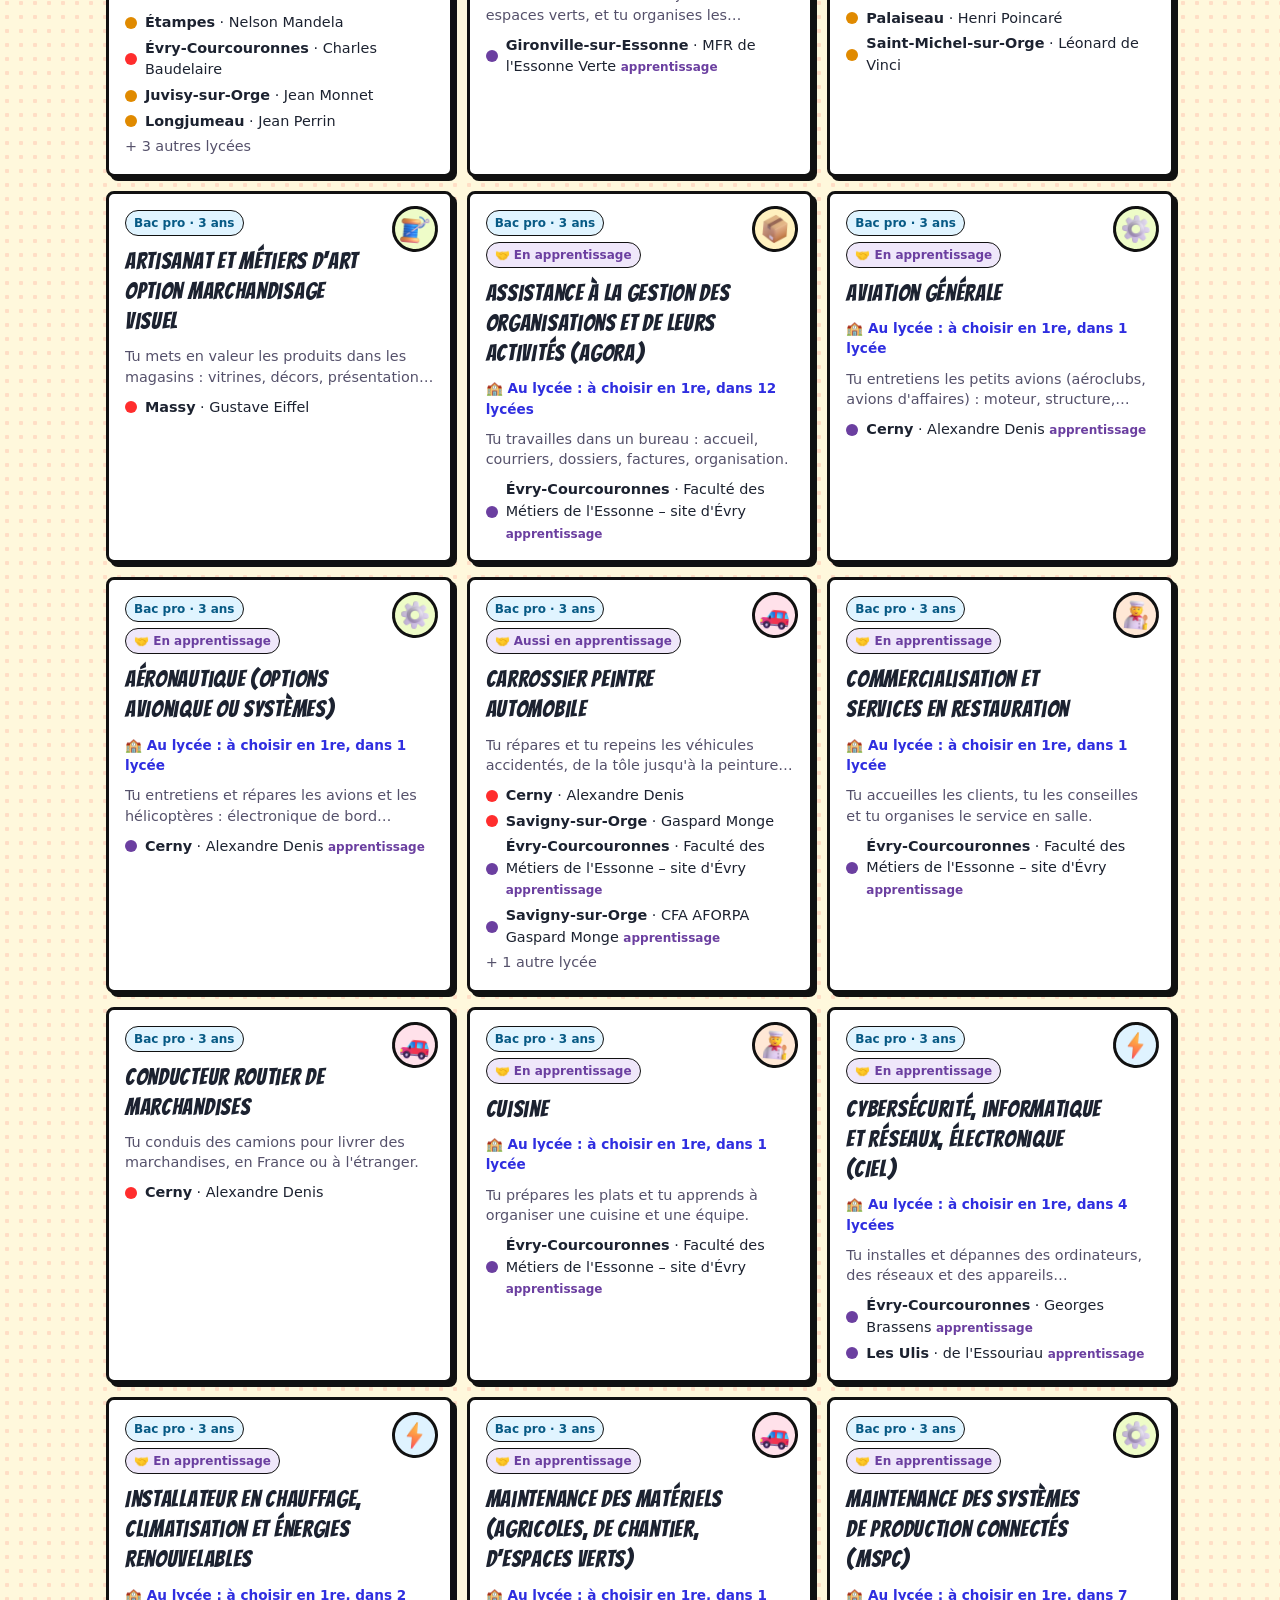
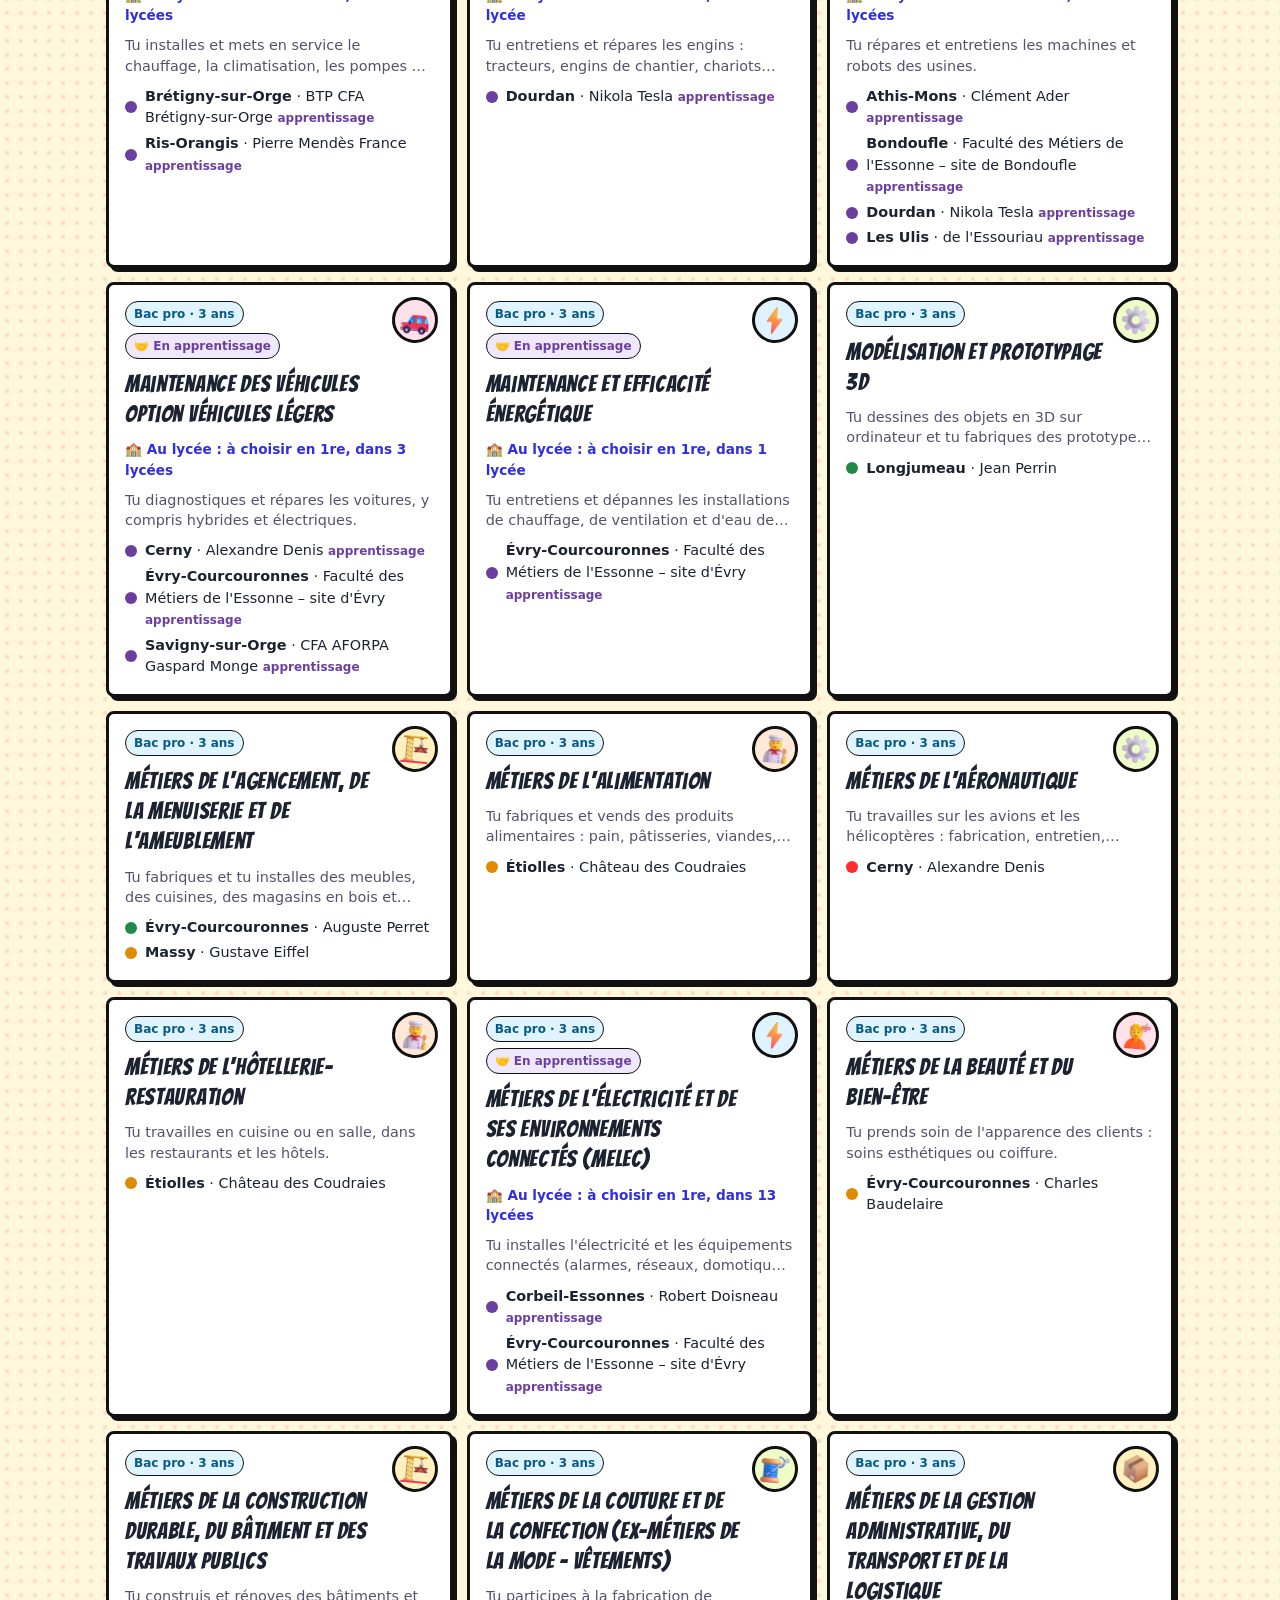
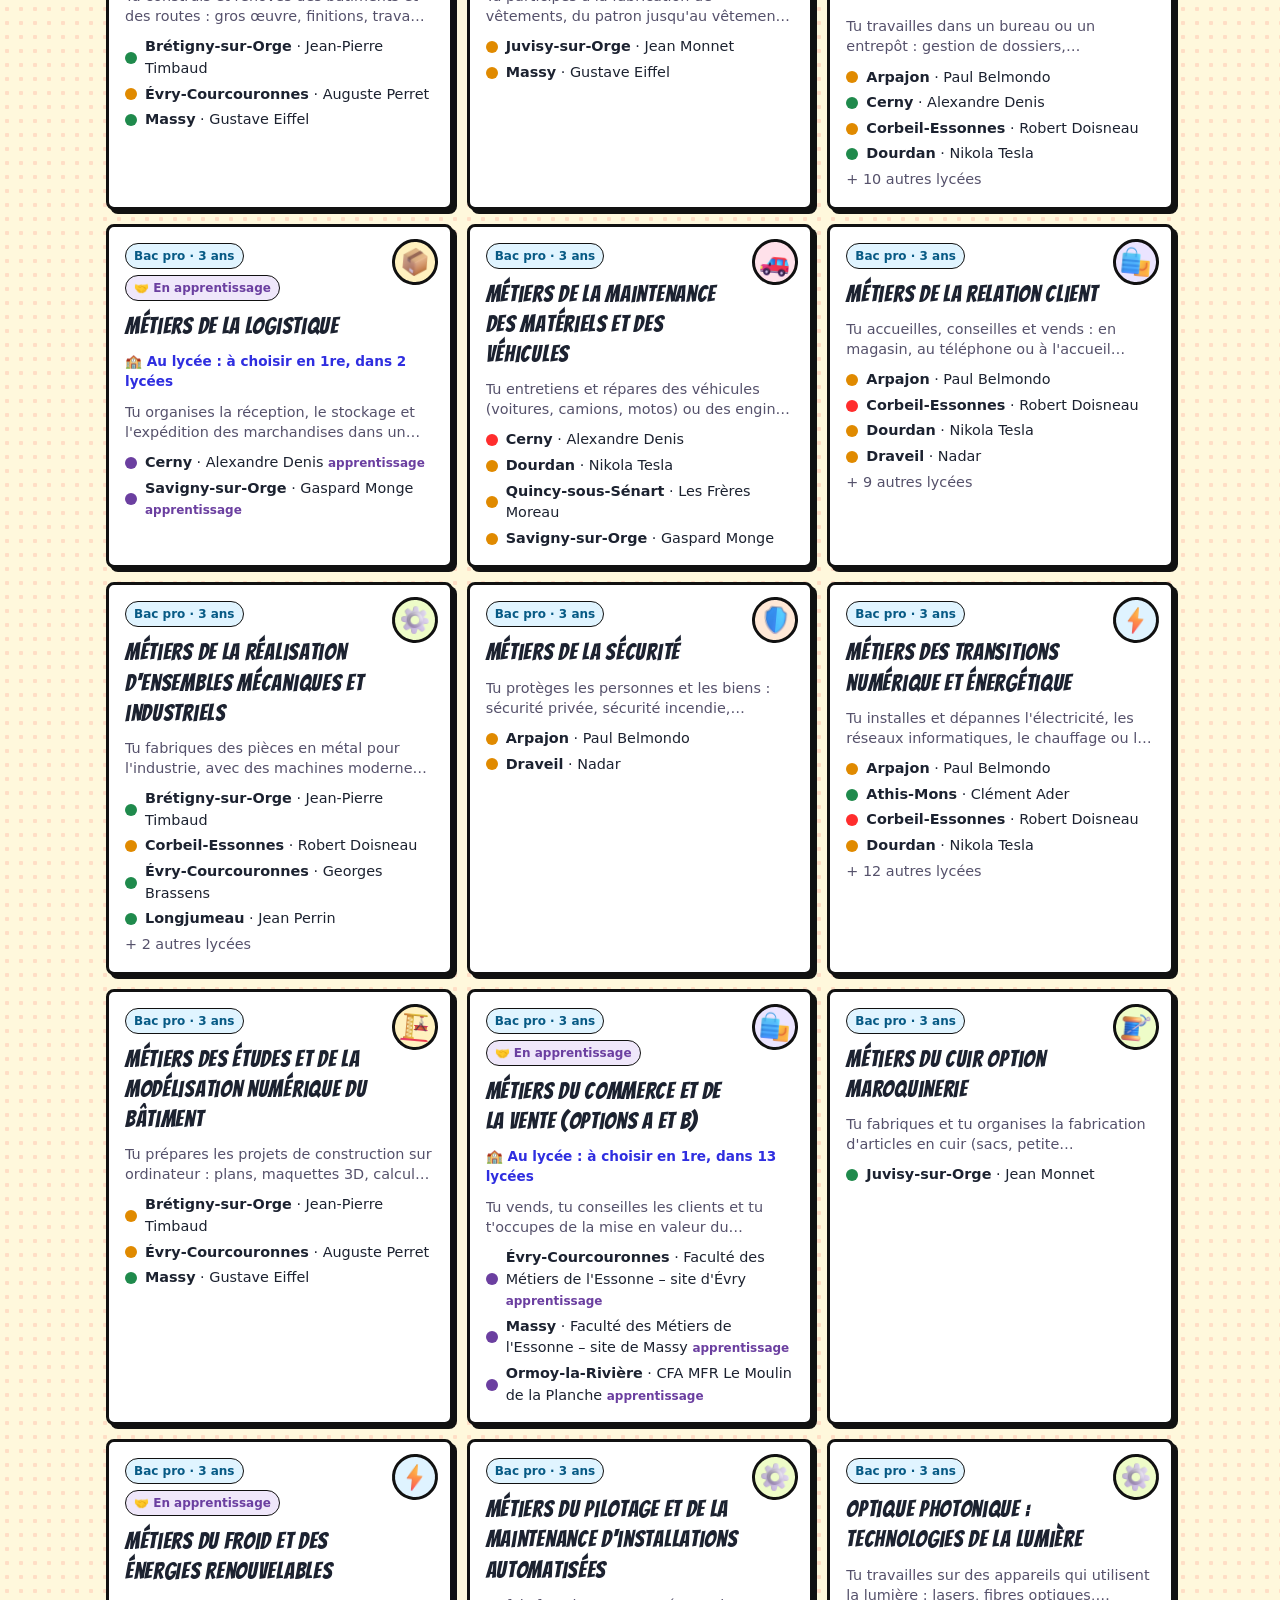
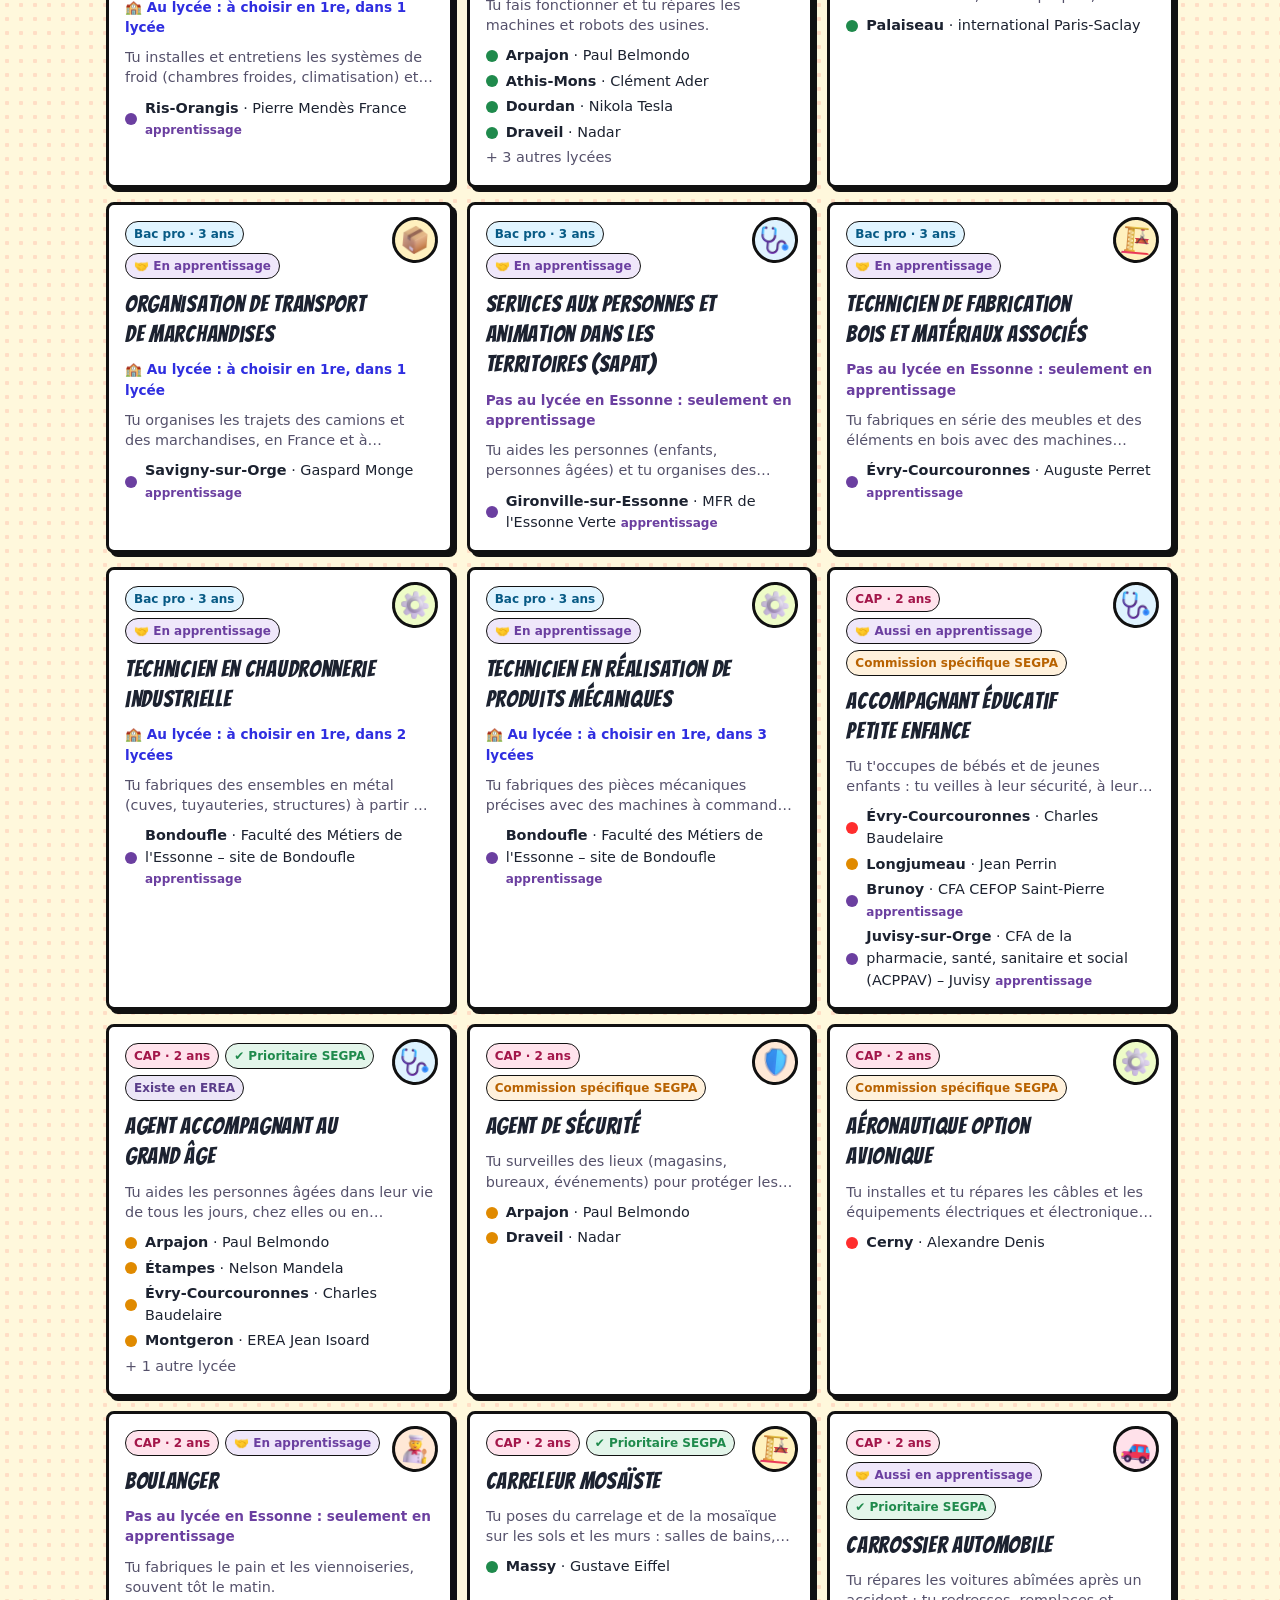
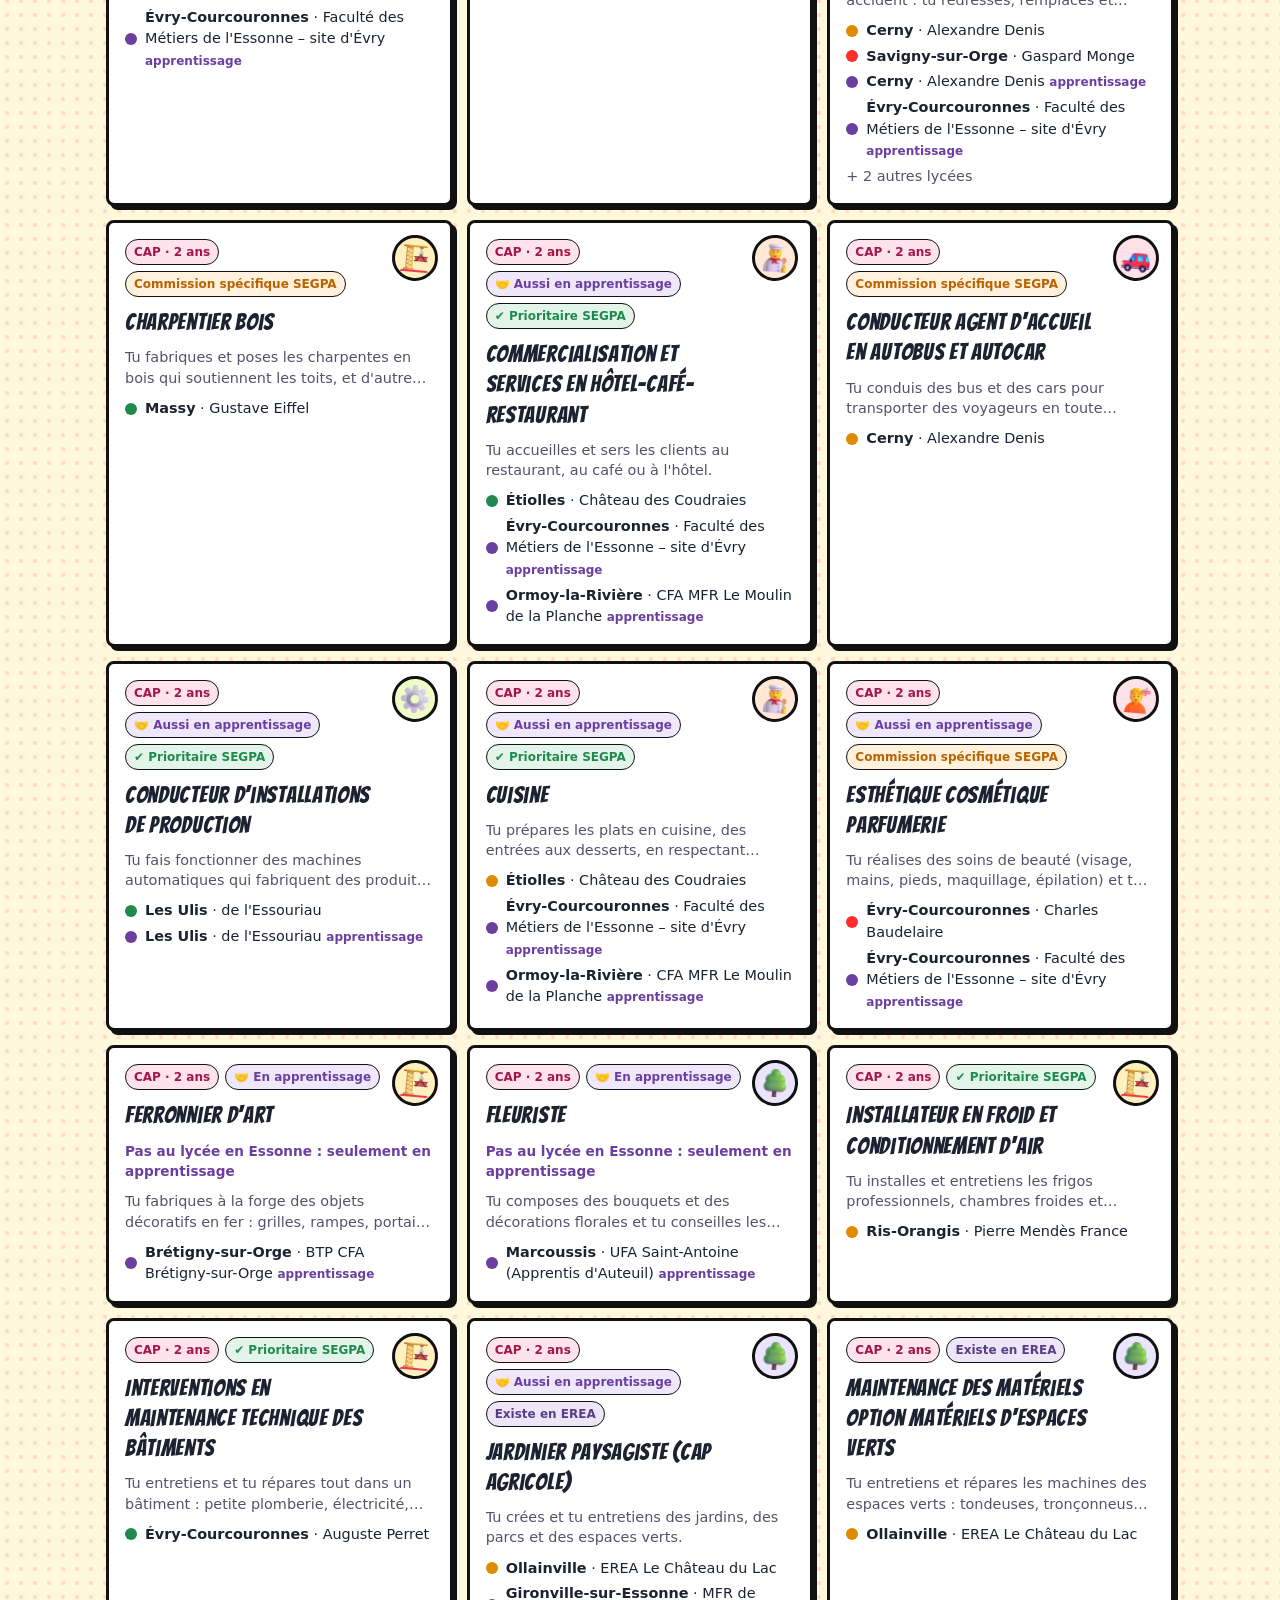
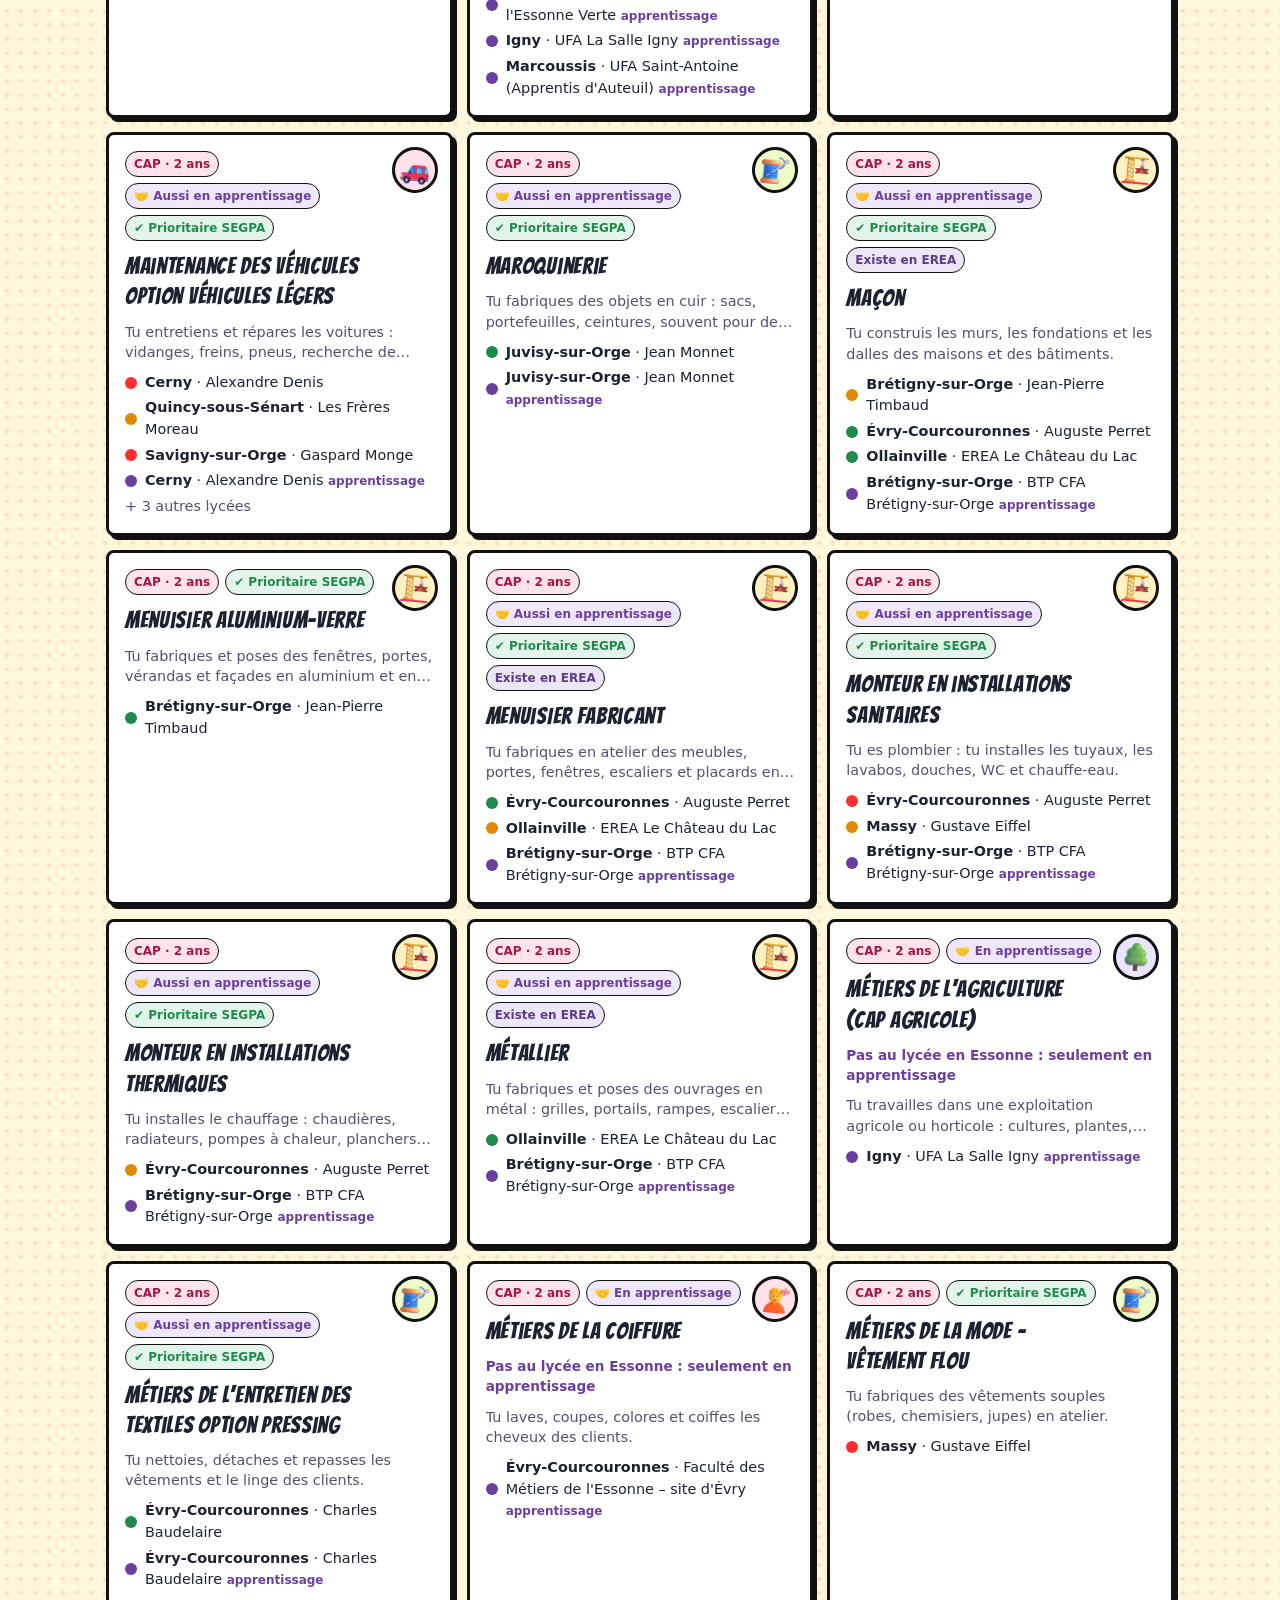
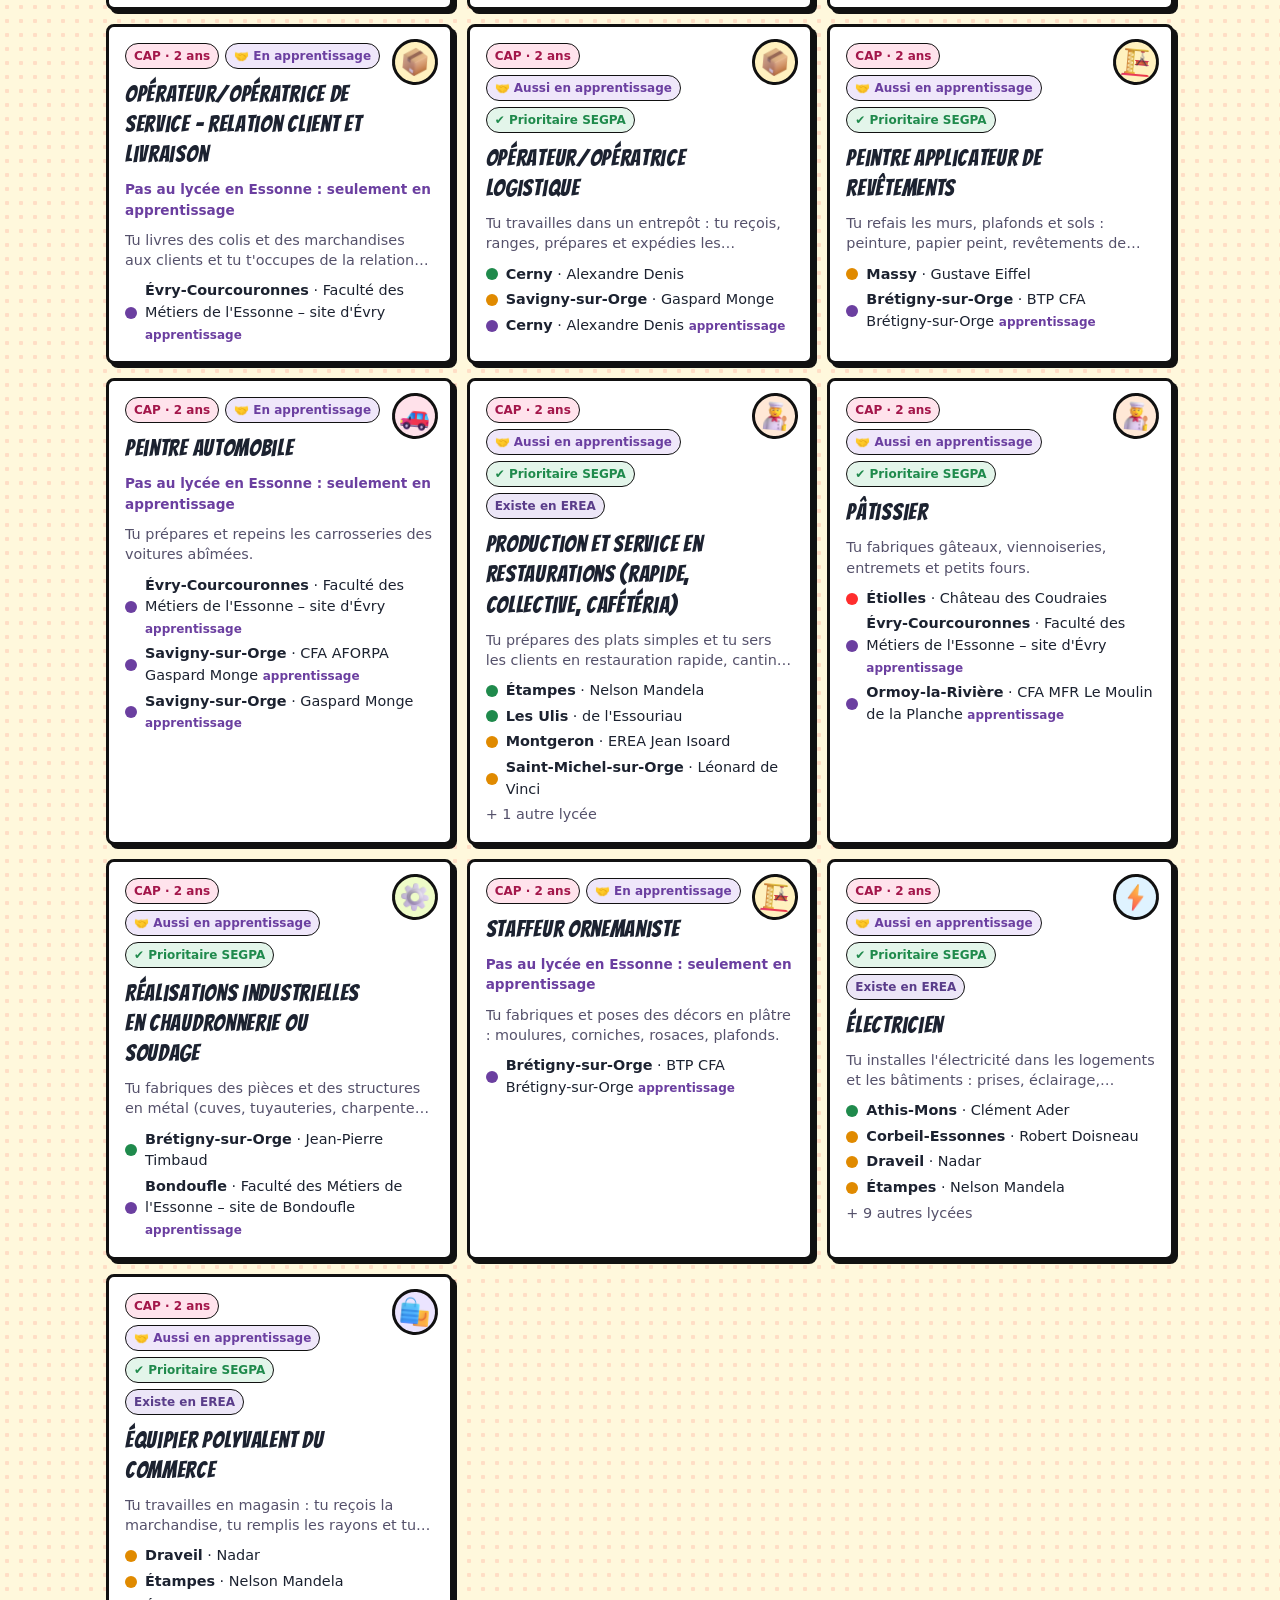
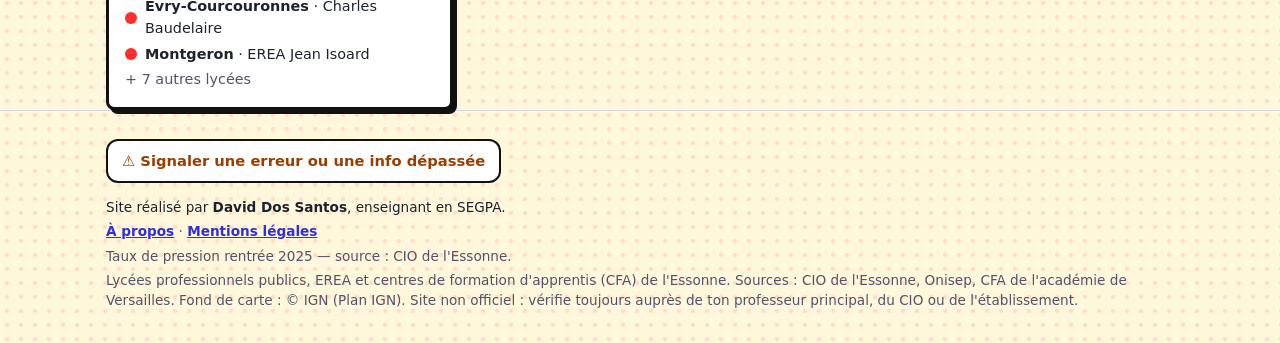
<file: index-bd.html>
<!doctype html>
<html lang="fr">
<head>
<meta charset="utf-8">
<meta name="viewport" content="width=device-width, initial-scale=1">
<title>Aperçu style BD</title>
<meta name="description" content="Trouver un CAP ou un bac pro en Essonne (91), au lycée ou en apprentissage : métiers, lycées, CFA, places et niveau de demande.">
<link rel="stylesheet" href="assets/leaflet/leaflet.css">
<link rel="stylesheet" href="assets/style.css">
<link rel="stylesheet" href="assets/theme-bd.css">
</head>
<body>
<header class="entete">
  <div class="conteneur entete-grille">
    <div class="entete-texte">
      <p class="surtitre"><span class="badge-91">91</span> Orientation après la 3e · Essonne</p>
      <h1>Trouve <span class="surligne">ta formation pro</span><br>près de chez toi</h1>
      <p class="intro">CAP ou bac pro, au lycée ou en apprentissage : découvre les métiers, compare les établissements et prépare tes vœux.</p>
      <ul class="chiffres" aria-label="Le site en chiffres">
        <li><strong id="nb-formations">85</strong> formations</li>
        <li><strong id="nb-lycees">31</strong> lycées et EREA</li>
        <li><strong id="nb-cfa">11</strong> CFA</li>
      </ul>
      <div class="raccourcis">
        <button class="raccourci" data-aller="metiers">🔍 Je choisis un métier</button>
        <button class="raccourci" data-aller="carte">📍 Près de chez moi</button>
        <button class="raccourci" data-aller="apprentissage">🤝 L'apprentissage</button>
      </div>
    </div>
    <div class="stickers" aria-hidden="true">
      <span class="sticker s1">⚡ Électricité</span>
      <span class="sticker s2">💇 Coiffure</span>
      <span class="sticker s3">🍳 Cuisine</span>
      <span class="sticker s4">✈️ Aéronautique</span>
      <span class="sticker s5">🚗 Méca auto</span>
      <span class="sticker s6">🧱 Bâtiment</span>
      <span class="sticker-rond">CAP<br>&amp;<br>Bac pro</span>
    </div>
  </div>
  <ol class="conteneur parcours" aria-label="Les étapes">
    <li><span>1</span>Je découvre les métiers</li>
    <li><span>2</span>Je choisis où me former</li>
    <li><span>3</span>Je prépare mes vœux</li>
  </ol>
</header>

<main class="conteneur">
  <nav class="onglets" role="tablist" aria-label="Façon de chercher">
    <button role="tab" class="onglet actif" data-vue="metiers" aria-selected="true">Par métier</button>
    <button role="tab" class="onglet" data-vue="lycees" aria-selected="false">Par établissement</button>
    <button role="tab" class="onglet" data-vue="carte" aria-selected="false">Carte</button>
    <button role="tab" class="onglet onglet-appr" data-vue="apprentissage" aria-selected="false">L'apprentissage</button>
  </nav>

  <section class="outils" aria-label="Filtres">
    <div class="niveaux" role="group" aria-label="Diplôme">
      <button class="puce actif" data-niveau="TOUS">Tout</button>
      <button class="puce" data-niveau="CAP">CAP <small>2 ans</small></button>
      <button class="puce" data-niveau="BAC">Bac pro <small>3 ans</small></button>
    </div>
    <div class="niveaux voies" role="group" aria-label="Façon de se former">
      <button class="puce" data-voie="scolaire">🏫 Au lycée</button>
      <button class="puce" data-voie="apprentissage">🤝 En apprentissage</button>
    </div>
    <label class="recherche">
      <span class="visuellement-cache">Rechercher</span>
      <input id="recherche" type="search" placeholder="Un métier, un sigle (CAP AEPE), une ville…" autocomplete="off">
    </label>
    <label class="choix-ville">
      <span class="visuellement-cache">Ville</span>
      <select id="ville"><option value="">Toutes les villes</option></select>
    </label>
    <p id="info-recherche" class="info-recherche" hidden></p>
    <details class="legende-barre">
      <summary>
        <span class="legende-titre">Les couleurs :</span>
        <span class="leg"><span class="pastille vert"></span>Places disponibles</span>
        <span class="leg"><span class="pastille orange"></span>Demandée</span>
        <span class="leg"><span class="pastille rouge"></span>Très demandée</span>
        <span class="leg"><span class="pastille appr"></span>Apprentissage</span>
        <span class="leg-aide">ⓘ Comment lire ?</span>
      </summary>
      <div class="legende-detail">
        <p>Pour chaque formation au lycée, on compare le nombre d'élèves qui l'ont mise <strong>en 1er vœu</strong> au nombre de places (chiffres du CIO).</p>
        <ul>
          <li><span class="pastille vert"></span><span><strong>Places disponibles</strong> : moins de demandes que de places.</span></li>
          <li><span class="pastille orange"></span><span><strong>Demandée</strong> : autant ou un peu plus de demandes que de places.</span></li>
          <li><span class="pastille rouge"></span><span><strong>Très demandée</strong> : plus de 2 demandes pour 1 place. Garde-la dans tes vœux, mais ajoute d'autres choix.</span></li>
          <li><span class="pastille appr"></span><span><strong>Apprentissage</strong> : pas de chiffre. Pour entrer, il faut surtout trouver une entreprise.</span></li>
        </ul>
        <p class="note">Une couleur ne veut pas dire « c'est impossible ». Parle de tes vœux avec ton professeur principal.</p>
      </div>
    </details>
  </section>

  <section id="vue-metiers">
    <div id="secteurs" class="secteurs" aria-label="Secteurs"></div>
    <div class="entete-resultats">
      <h2 id="titre-resultats">Toutes les formations</h2>
      <button id="effacer" class="lien" hidden>Tout effacer</button>
    </div>
    <div id="resultats" class="grille"></div>
  </section>

  <section id="vue-lycees" hidden>
    <div id="lycees" class="liste-lycees"></div>
  </section>

  <section id="vue-carte" hidden>
    <p class="aide-carte">Chaque rond = une ville. Le chiffre indique le nombre de lycées qui correspondent à ta recherche. Clique dessus pour les voir.</p>
    <div id="carte" class="carte-geo" role="region" aria-label="Carte des lycées de l'Essonne"></div>
    <p class="note">Position approximative : les lycées sont placés au centre de leur ville. Pour l'adresse exacte et le trajet, ouvre la fiche du lycée.</p>
  </section>

  <section id="vue-apprentissage" class="guide" hidden>
    <h2>L'apprentissage, c'est quoi ?</h2>
    <p class="chapo">Tu prépares <strong>le même diplôme</strong> (CAP ou bac pro), mais tu es <strong>salarié·e d'une entreprise</strong>. Tu alternes entre l'entreprise et un centre de formation d'apprentis (CFA). Par exemple : 2 semaines en entreprise, 1 semaine au CFA. Le rythme change selon les CFA.</p>

    <div class="guide-grille">
      <article class="guide-bloc">
        <h3>👤 Qui peut le faire ?</h3>
        <p>À partir de <strong>16 ans</strong>. Tu peux aussi commencer à <strong>15 ans</strong> si tu as terminé ta 3e.</p>
        <p>Durée : <strong>2 ans</strong> pour un CAP, <strong>3 ans</strong> pour un bac pro.</p>
      </article>
      <article class="guide-bloc">
        <h3>💶 Tu es payé·e</h3>
        <p>Tu as un vrai contrat de travail et un salaire. La formation au CFA est gratuite pour toi.</p>
        <table class="salaire">
          <caption>Salaire minimum si tu as moins de 18 ans</caption>
          <thead><tr><th>Année</th><th>% du SMIC</th><th>Environ (brut / mois)</th></tr></thead>
          <tbody>
            <tr><td>1re année</td><td>27 %</td><td>500 €</td></tr>
            <tr><td>2e année</td><td>39 %</td><td>730 €</td></tr>
            <tr><td>3e année</td><td>55 %</td><td>1 030 €</td></tr>
          </tbody>
        </table>
        <p class="note">Montants arrondis calculés sur le SMIC 2026. Certaines entreprises paient plus.</p>
      </article>
      <article class="guide-bloc important">
        <h3>🔑 Le plus important : trouver une entreprise</h3>
        <p>Pour être apprenti·e, il faut qu'une entreprise accepte de signer ton contrat. <strong>C'est à toi de la chercher</strong>, avec de l'aide.</p>
        <ul class="puces">
          <li>Commence tôt : dès janvier ou février de ta 3e.</li>
          <li>Prépare un CV et une petite lettre avec ton professeur principal.</li>
          <li>Appelle ou va voir les artisans et les entreprises près de chez toi (boulangeries, garages, électriciens…).</li>
          <li>Pense à l'entreprise de ton stage de 3e.</li>
          <li>Demande de l'aide au CFA : beaucoup ont des offres et t'aident à chercher.</li>
        </ul>
      </article>
      <article class="guide-bloc">
        <h3>⏳ Pas encore d'entreprise en septembre ?</h3>
        <p>Tu peux quand même <strong>commencer au CFA pendant 3 mois maximum</strong> sans employeur. Le CFA t'aide à en trouver un pendant ce temps.</p>
      </article>
      <article class="guide-bloc">
        <h3>📝 Et dans mes vœux (Affelnet) ?</h3>
        <p>Tu peux indiquer des vœux en apprentissage. Ces vœux servent à <strong>signaler ton projet</strong> au CFA, qui te contacte. Ils ne te donnent pas une place automatiquement.</p>
        <p><strong>Conseil :</strong> mets aussi des vœux au lycée professionnel, pour être sûr·e d'avoir une place si tu ne trouves pas d'entreprise.</p>
      </article>
      <article class="guide-bloc">
        <h3>⚖️ Lycée ou apprentissage ?</h3>
        <table class="compare">
          <thead><tr><th></th><th>🏫 Au lycée</th><th>🤝 En apprentissage</th></tr></thead>
          <tbody>
            <tr><td>Statut</td><td>Élève</td><td>Salarié·e</td></tr>
            <tr><td>Salaire</td><td>Non</td><td>Oui</td></tr>
            <tr><td>Vacances</td><td>Vacances scolaires</td><td>5 semaines de congés par an</td></tr>
            <tr><td>Entreprise</td><td>Stages (périodes de formation en milieu professionnel)</td><td>Tout au long de la formation</td></tr>
            <tr><td>Pour entrer</td><td>Affectation par Affelnet</td><td>Signer un contrat avec une entreprise</td></tr>
          </tbody>
        </table>
        <p class="note">L'apprentissage demande d'être autonome et à l'heure, comme au travail. Parles-en avec ton professeur principal et ta famille.</p>
      </article>
    </div>

    <h3>🔗 Sites utiles pour chercher une entreprise</h3>
    <div class="actions">
      <a class="bouton-lien principal" href="https://labonnealternance.apprentissage.beta.gouv.fr/" target="_blank" rel="noopener">La bonne alternance (offres + entreprises) ↗</a>
      <a class="bouton-lien" href="https://www.1jeune1solution.gouv.fr/apprentissage" target="_blank" rel="noopener">1 jeune 1 solution ↗</a>
      <a class="bouton-lien" href="https://www.service-public.gouv.fr/particuliers/vosdroits/F2918" target="_blank" rel="noopener">Contrat d'apprentissage (service-public) ↗</a>
    </div>
    <p><button class="bouton-lien" data-voie-raccourci="apprentissage">🤝 Voir toutes les formations en apprentissage en Essonne</button></p>
  </section>

</main>

<dialog id="fiche" aria-labelledby="fiche-titre">
  <div class="fiche-contenu" id="fiche-contenu"></div>
</dialog>

<footer class="pied">
  <div class="conteneur">
    <p><a id="signaler" class="bouton-lien signaler" href="#">⚠️ Signaler une erreur ou une info dépassée</a></p>
    <p class="signature">Site réalisé par <strong>David Dos Santos</strong>, enseignant en SEGPA.</p>
    <p class="liens-pied"><a href="apropos.html">À propos</a> · <a href="mentions-legales.html">Mentions légales</a></p>
    <p id="source"></p>
    <p>Lycées professionnels publics, EREA et centres de formation d'apprentis (CFA) de l'Essonne. Sources : CIO de l'Essonne, Onisep, CFA de l'académie de Versailles. Fond de carte : © IGN (Plan IGN). Site non officiel : vérifie toujours auprès de ton professeur principal, du CIO ou de l'établissement.</p>
  </div>
</footer>

<script src="assets/leaflet/leaflet.js"></script>
<script src="data/formations.js"></script>
<script src="assets/app.js"></script>
</body>
</html>
</file>
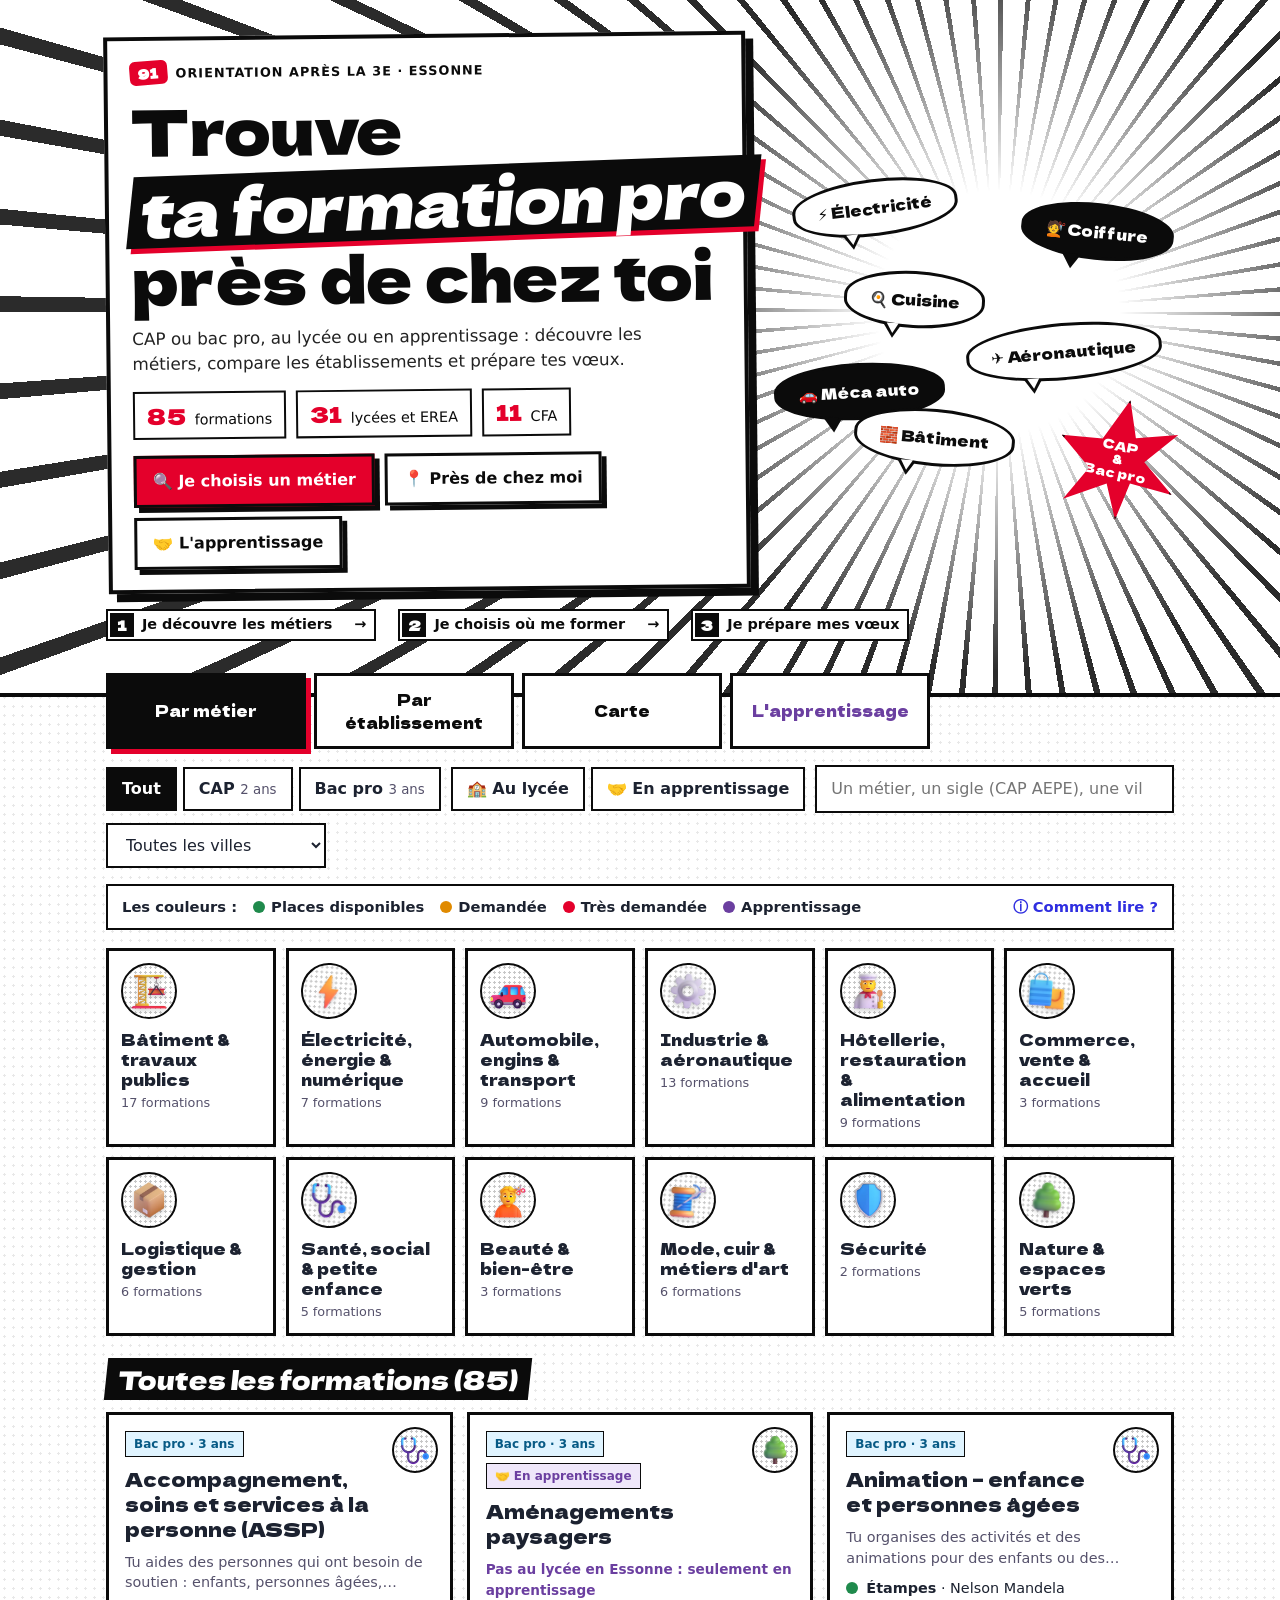
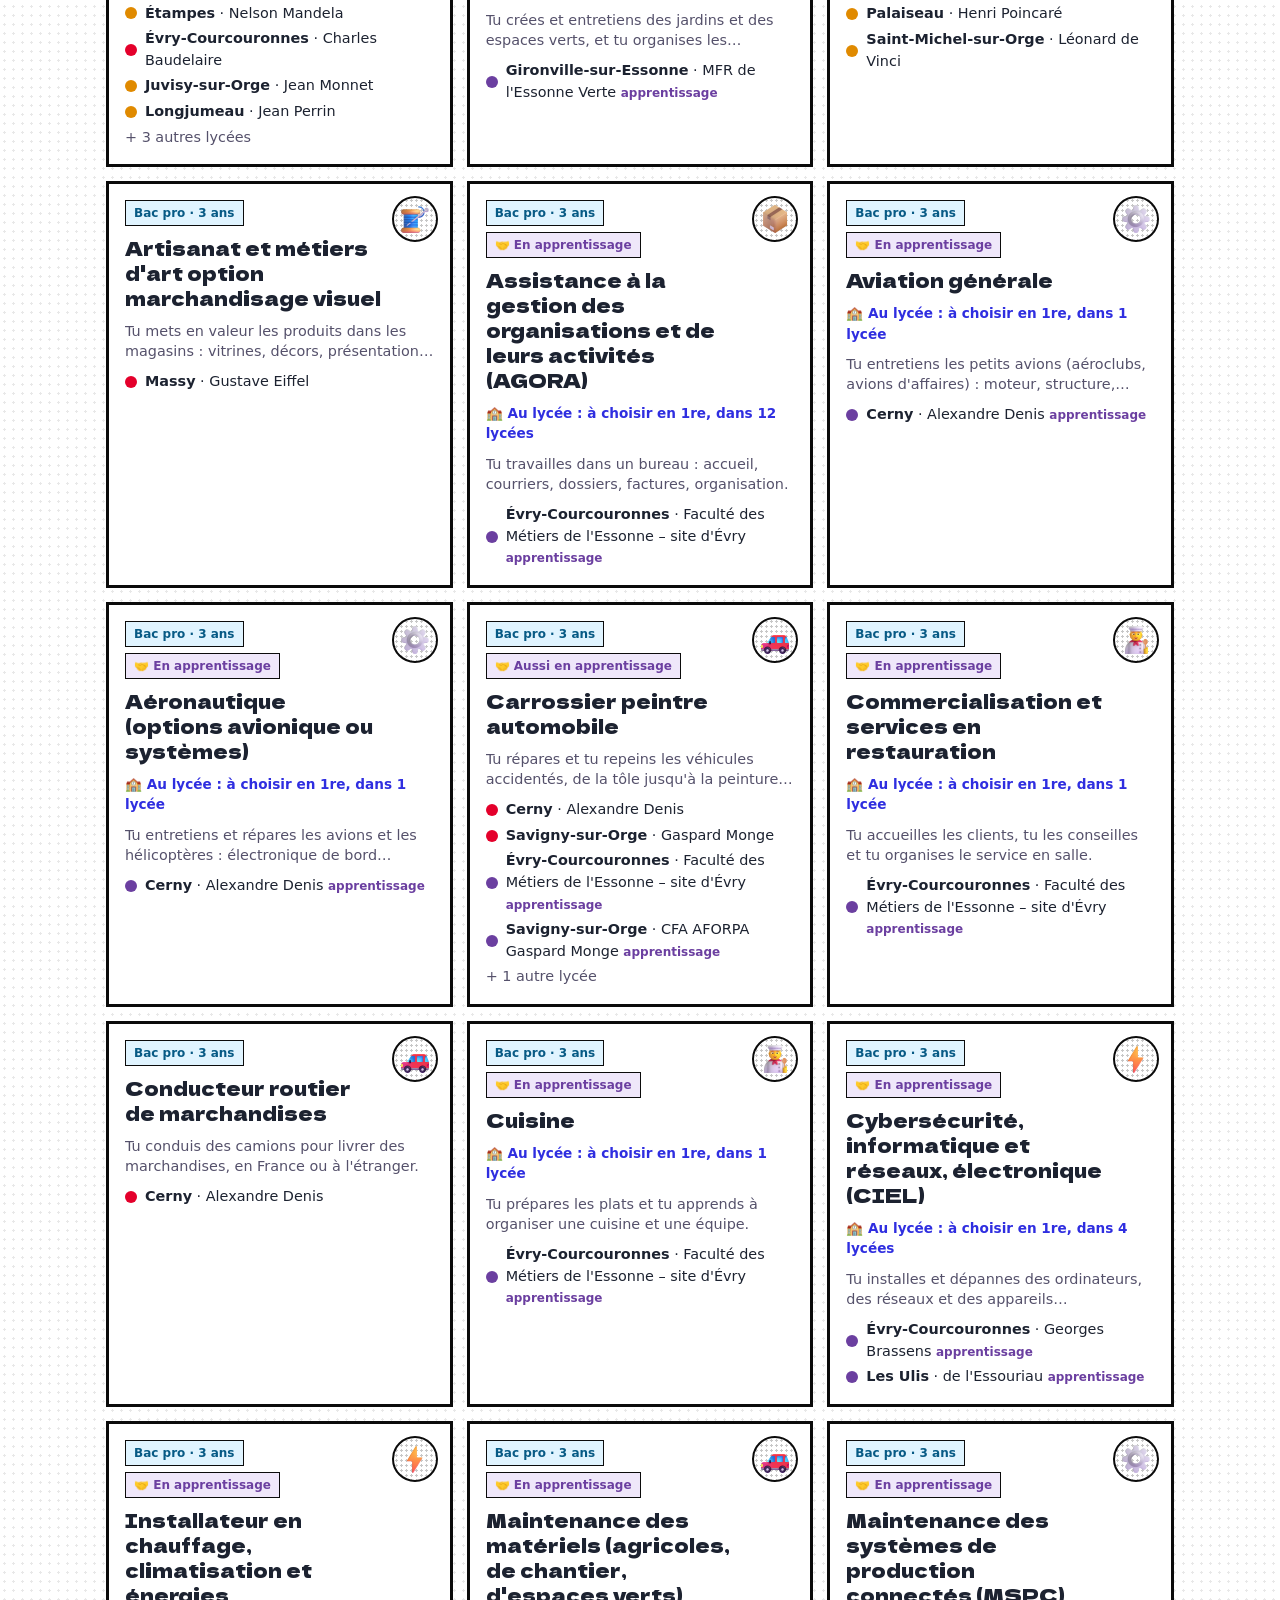
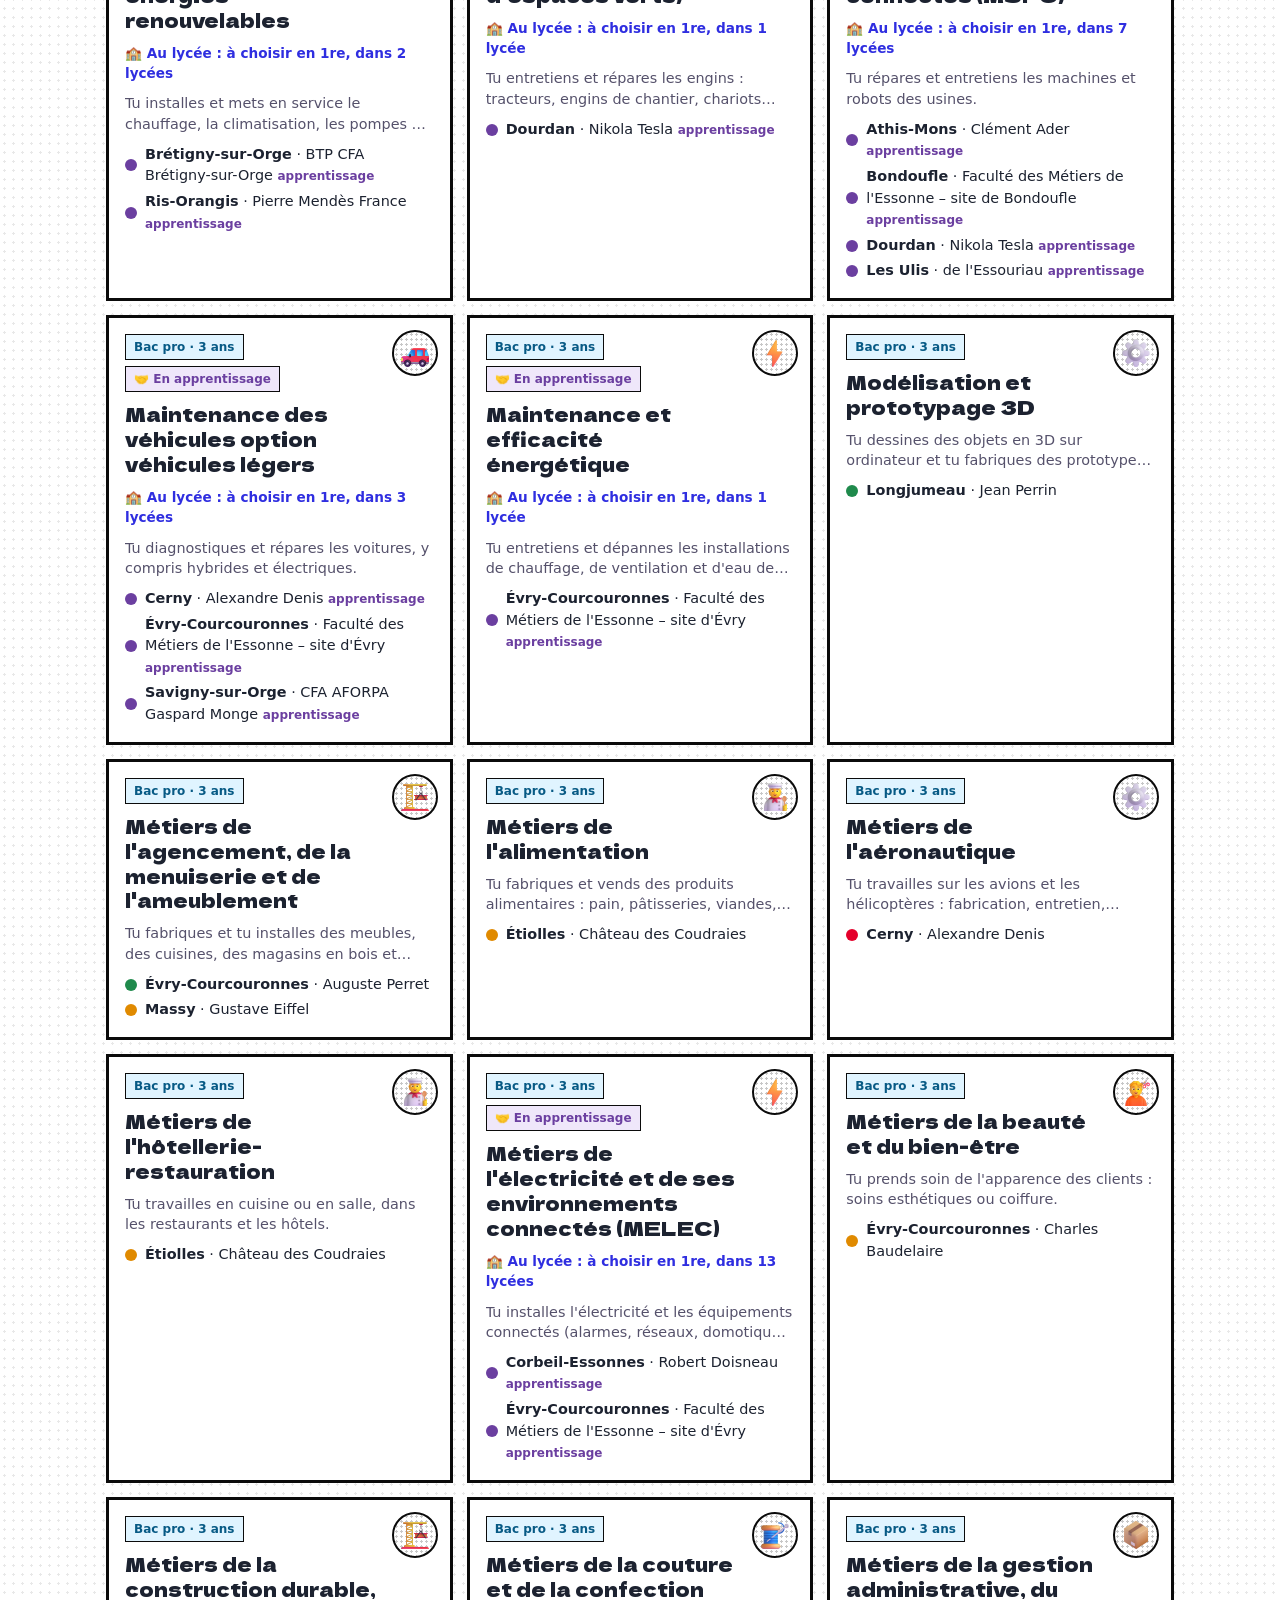
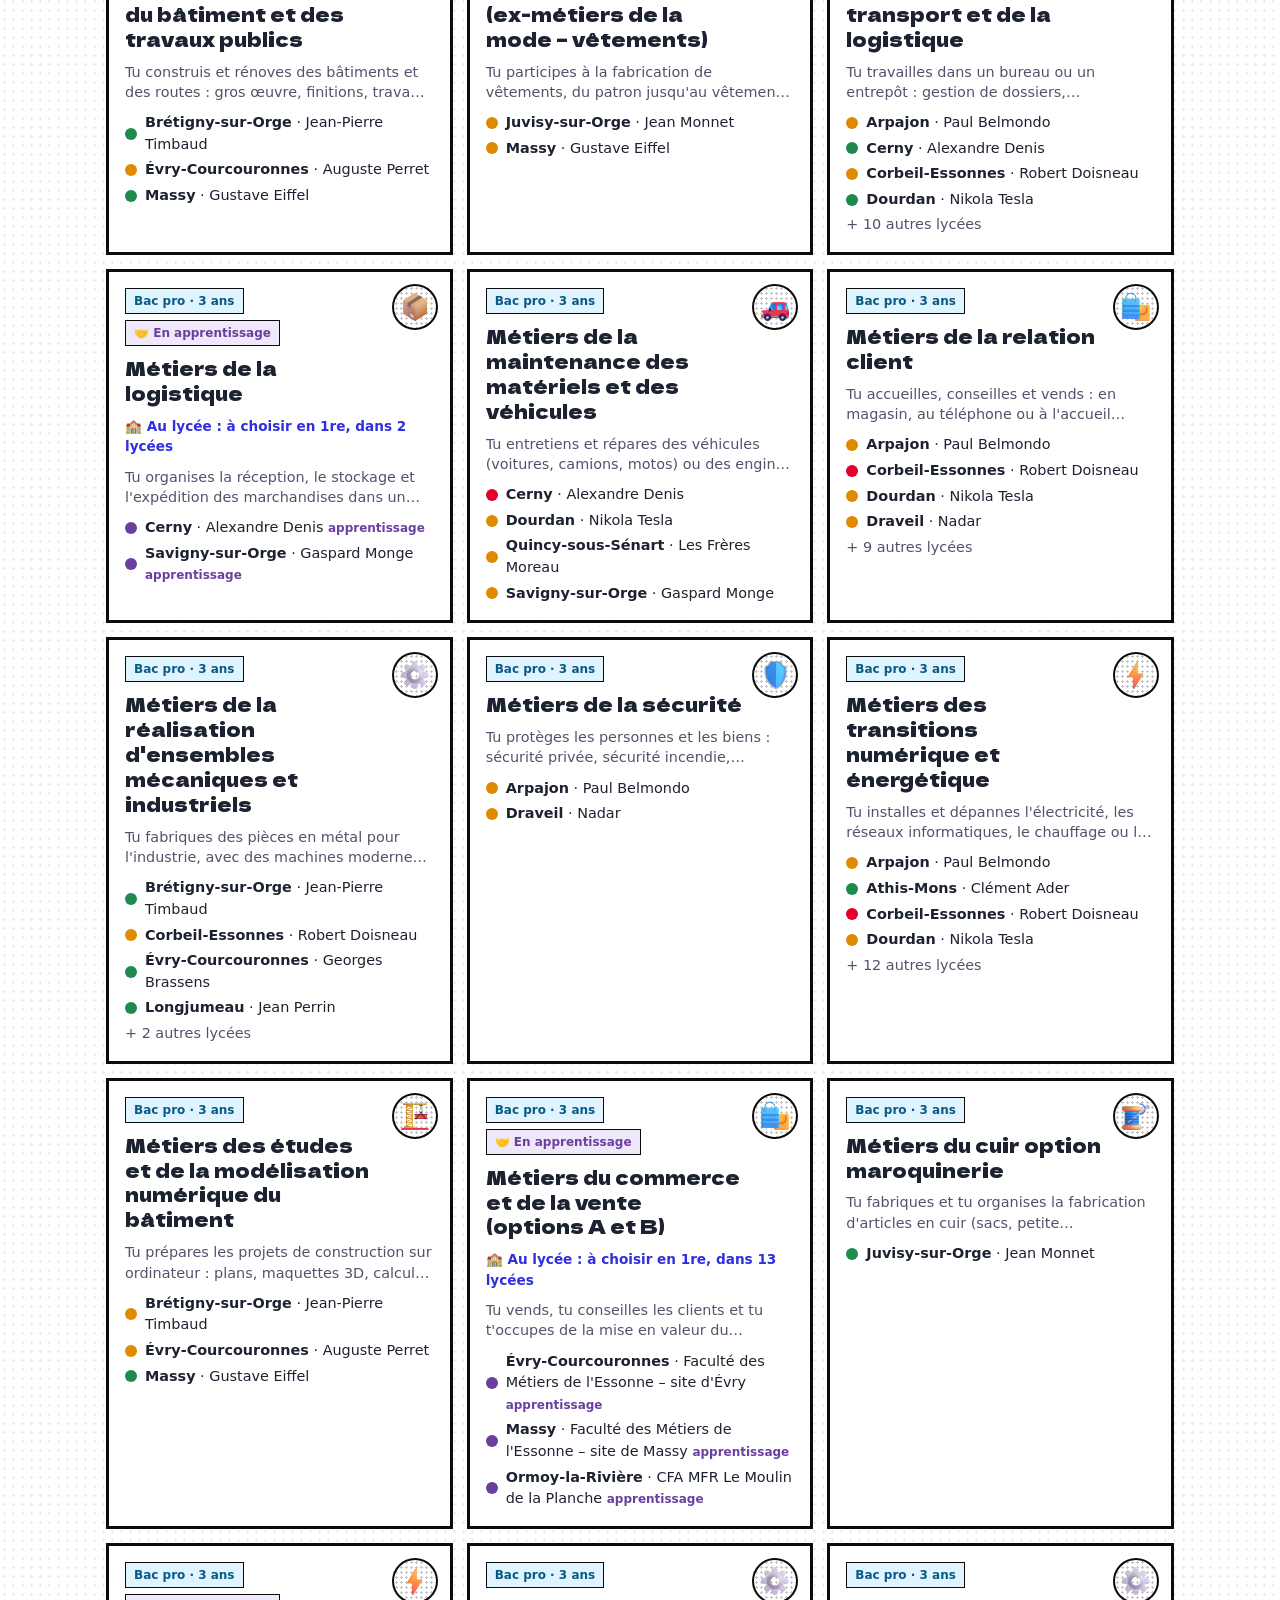
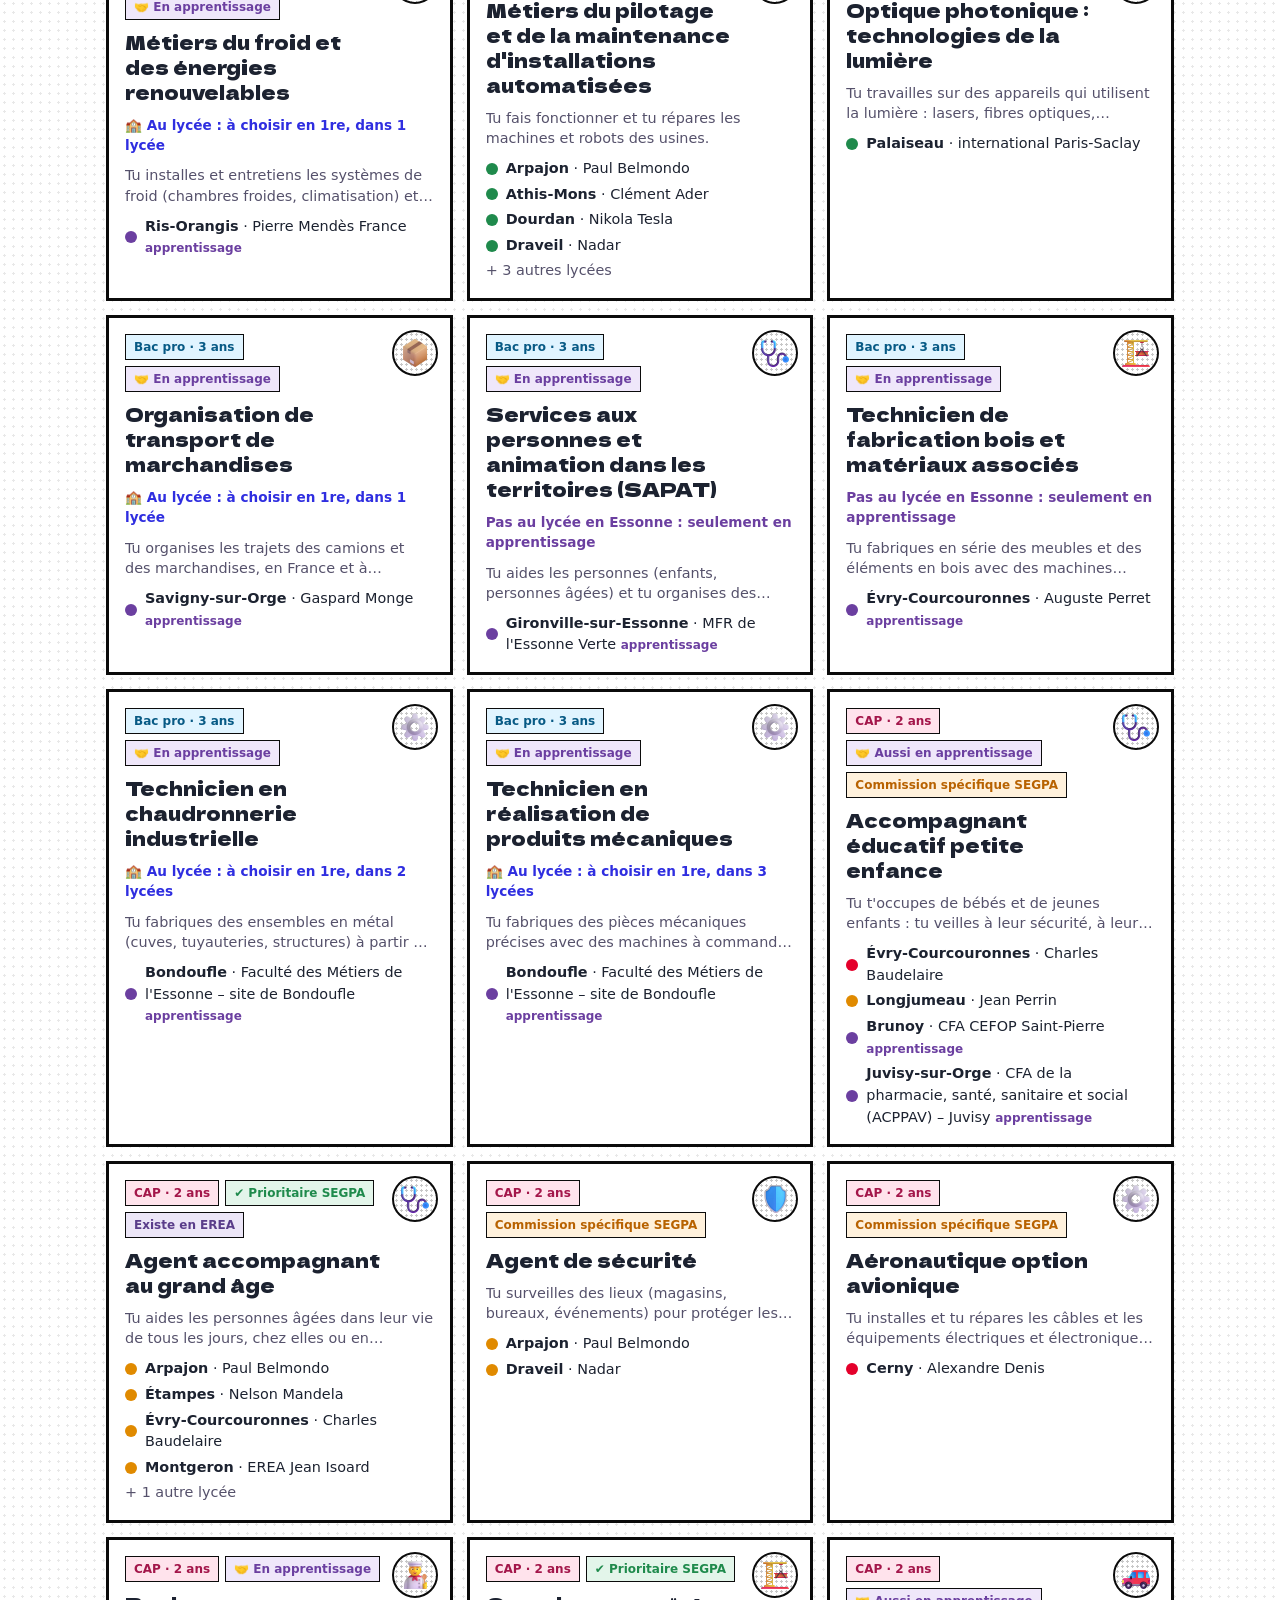
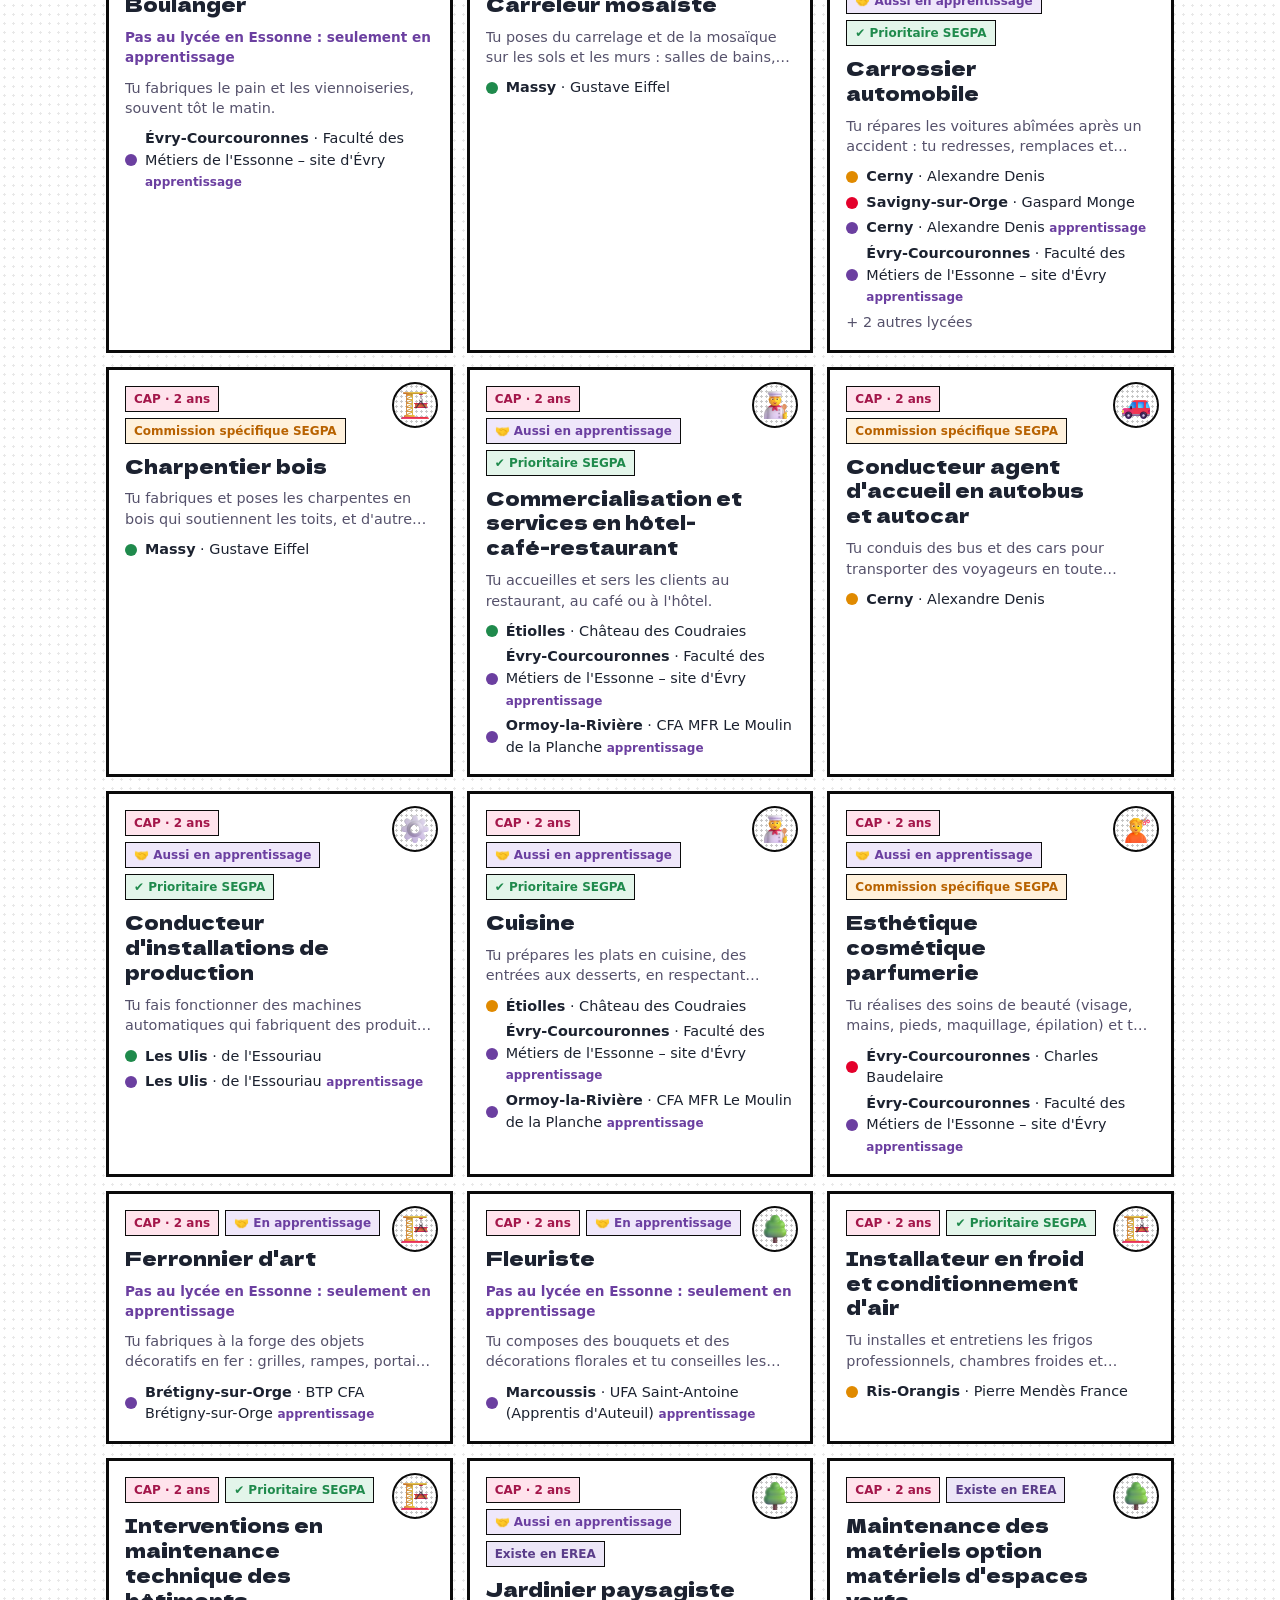
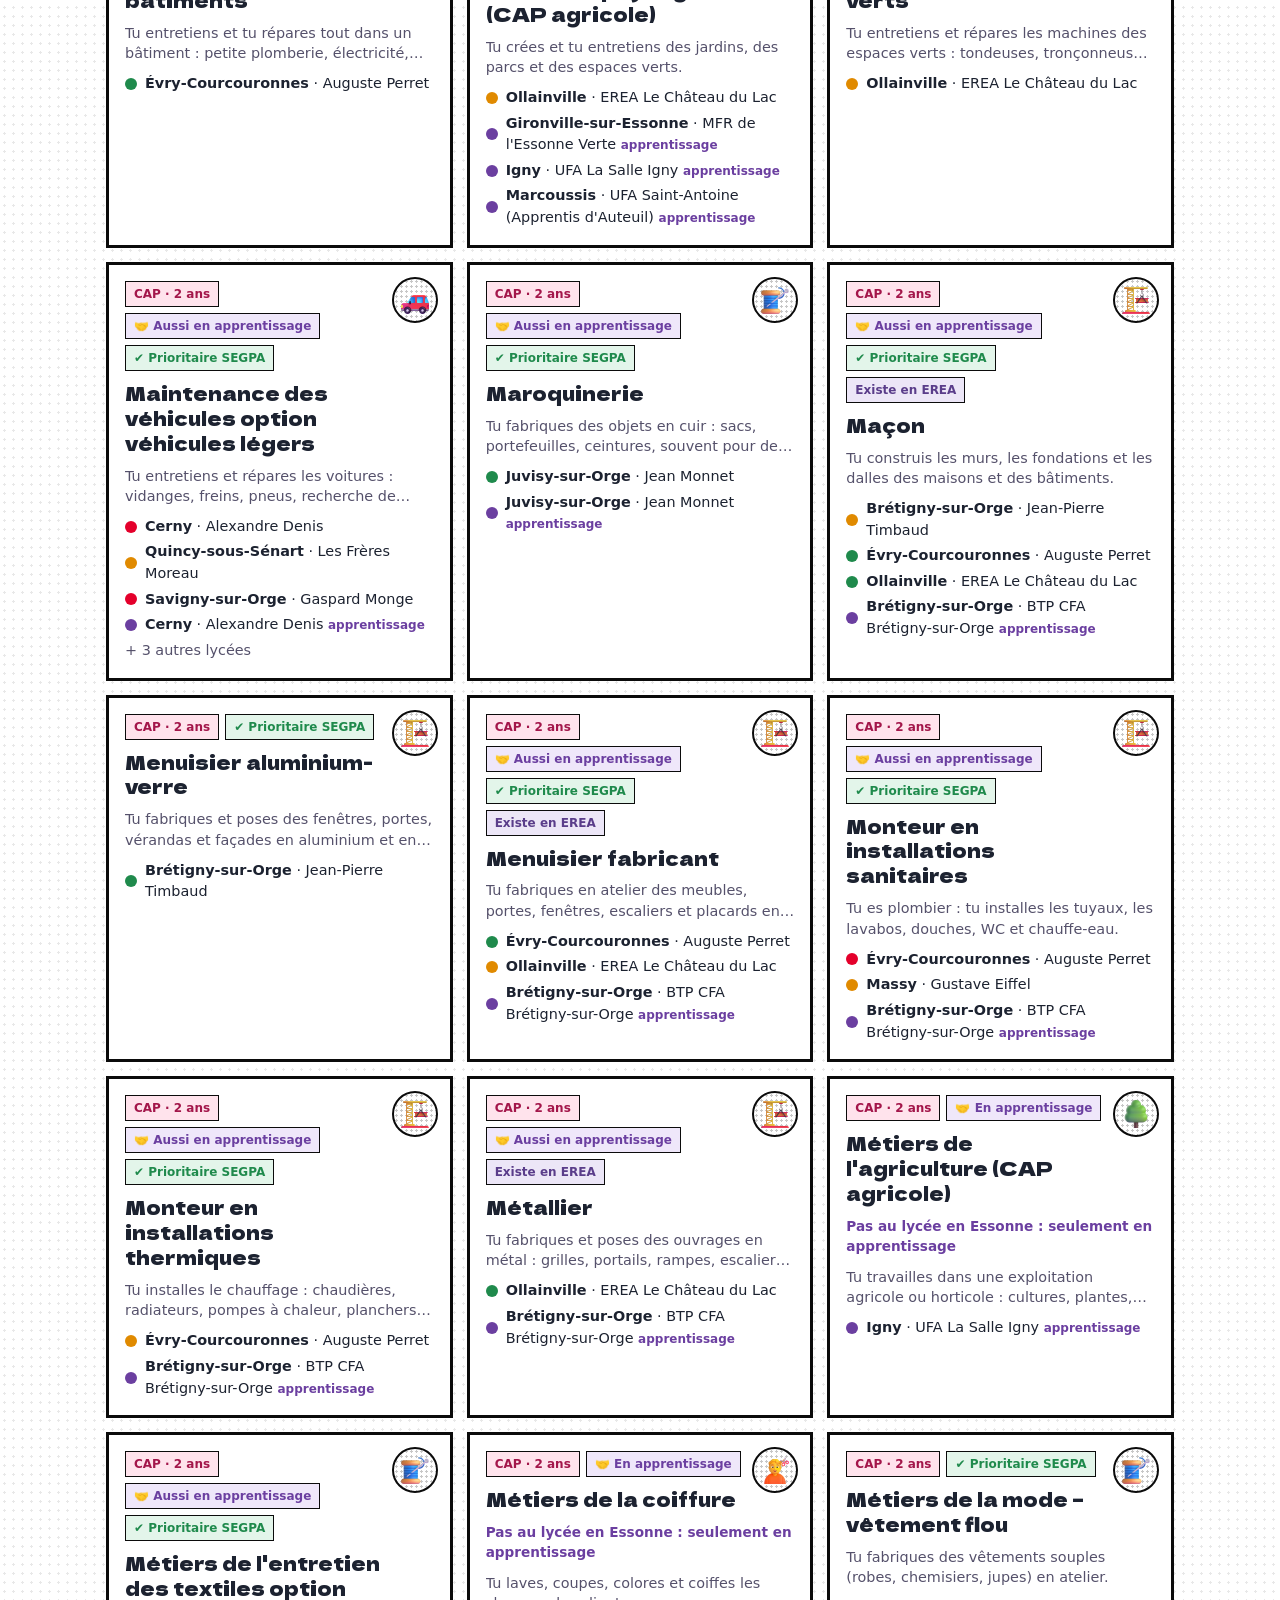
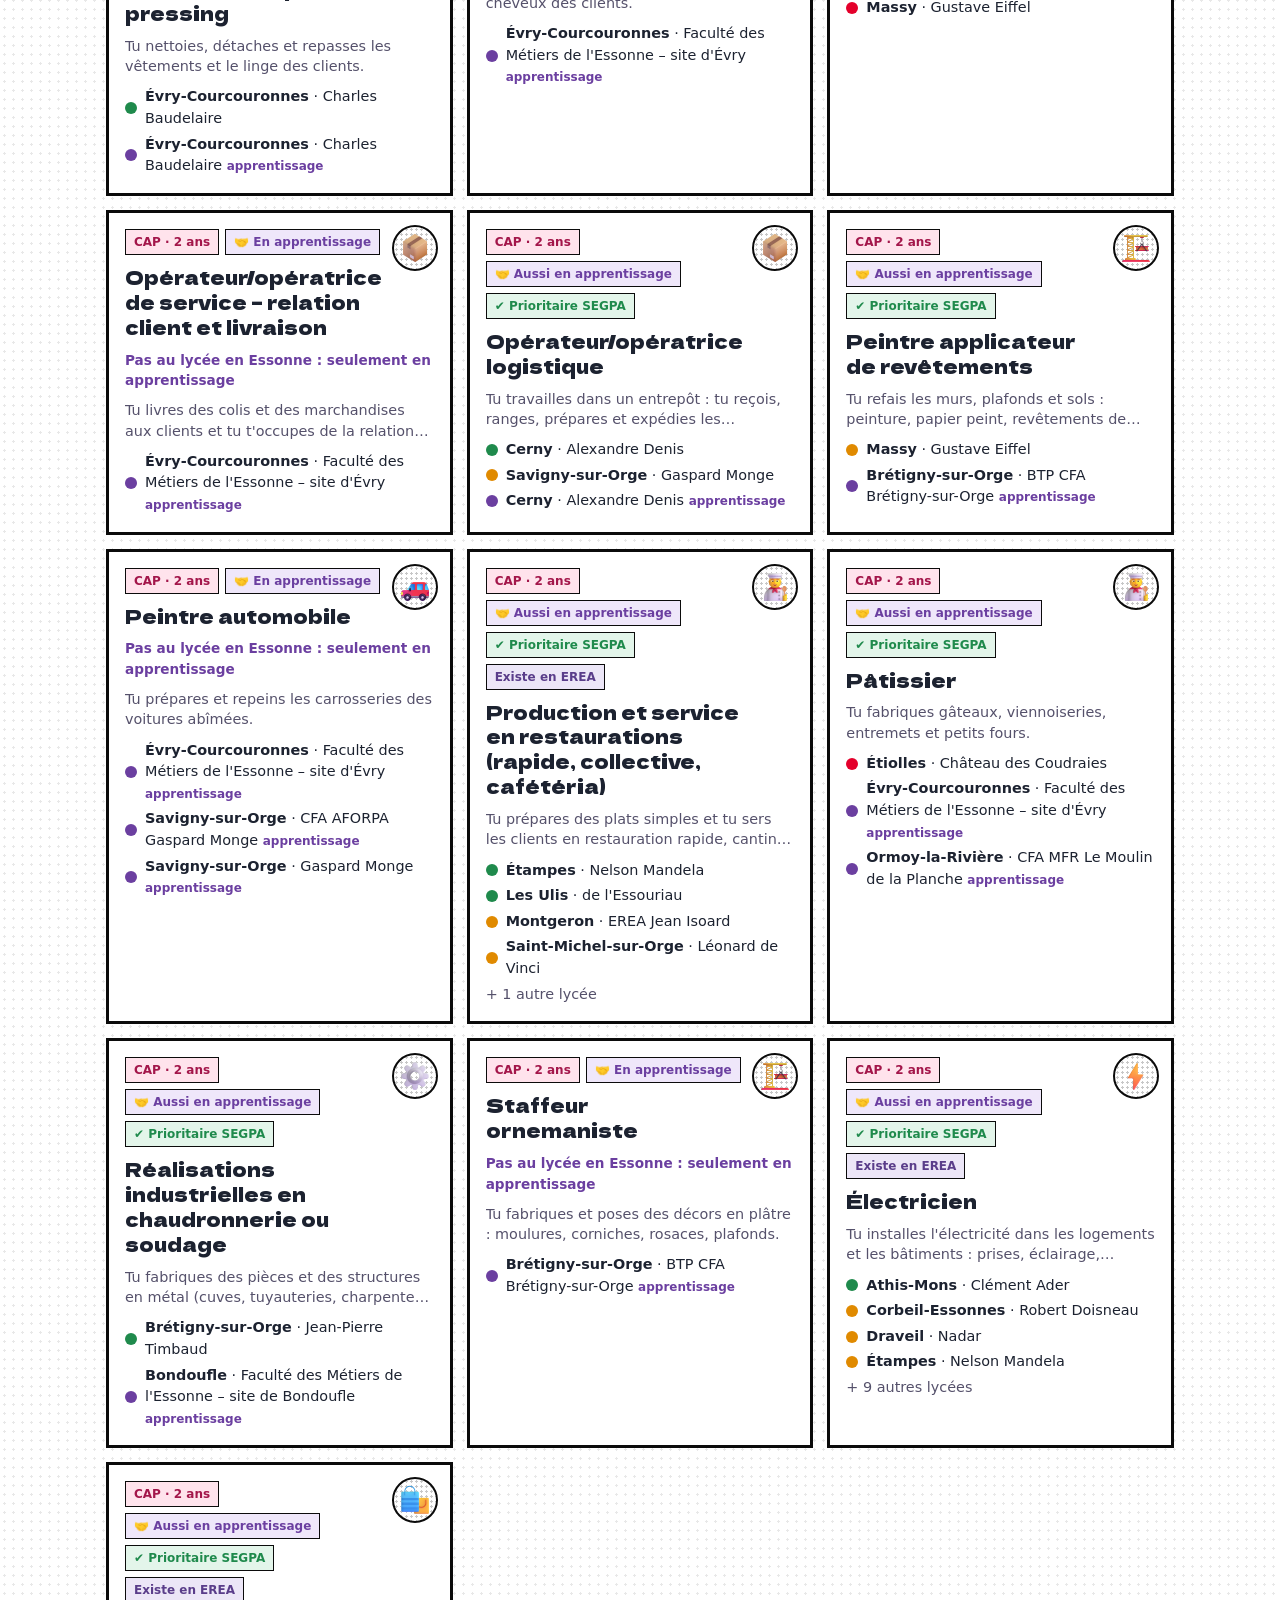
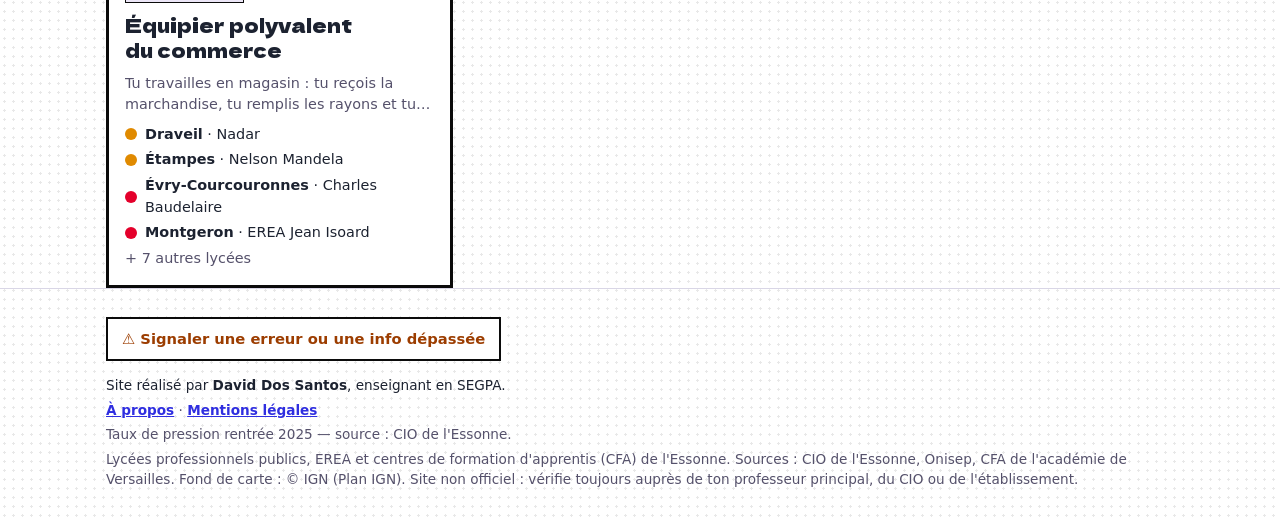
<file: index-manga.html>
<!doctype html>
<html lang="fr">
<head>
<meta charset="utf-8">
<meta name="viewport" content="width=device-width, initial-scale=1">
<title>Aperçu style manga</title>
<meta name="description" content="Trouver un CAP ou un bac pro en Essonne (91), au lycée ou en apprentissage : métiers, lycées, CFA, places et niveau de demande.">
<link rel="stylesheet" href="assets/leaflet/leaflet.css">
<link rel="stylesheet" href="assets/style.css">
<link rel="stylesheet" href="assets/theme-manga.css">
</head>
<body>
<header class="entete">
  <div class="conteneur entete-grille">
    <div class="entete-texte">
      <p class="surtitre"><span class="badge-91">91</span> Orientation après la 3e · Essonne</p>
      <h1>Trouve <span class="surligne">ta formation pro</span><br>près de chez toi</h1>
      <p class="intro">CAP ou bac pro, au lycée ou en apprentissage : découvre les métiers, compare les établissements et prépare tes vœux.</p>
      <ul class="chiffres" aria-label="Le site en chiffres">
        <li><strong id="nb-formations">85</strong> formations</li>
        <li><strong id="nb-lycees">31</strong> lycées et EREA</li>
        <li><strong id="nb-cfa">11</strong> CFA</li>
      </ul>
      <div class="raccourcis">
        <button class="raccourci" data-aller="metiers">🔍 Je choisis un métier</button>
        <button class="raccourci" data-aller="carte">📍 Près de chez moi</button>
        <button class="raccourci" data-aller="apprentissage">🤝 L'apprentissage</button>
      </div>
    </div>
    <div class="stickers" aria-hidden="true">
      <span class="sticker s1">⚡ Électricité</span>
      <span class="sticker s2">💇 Coiffure</span>
      <span class="sticker s3">🍳 Cuisine</span>
      <span class="sticker s4">✈️ Aéronautique</span>
      <span class="sticker s5">🚗 Méca auto</span>
      <span class="sticker s6">🧱 Bâtiment</span>
      <span class="sticker-rond">CAP<br>&amp;<br>Bac pro</span>
    </div>
  </div>
  <ol class="conteneur parcours" aria-label="Les étapes">
    <li><span>1</span>Je découvre les métiers</li>
    <li><span>2</span>Je choisis où me former</li>
    <li><span>3</span>Je prépare mes vœux</li>
  </ol>
</header>

<main class="conteneur">
  <nav class="onglets" role="tablist" aria-label="Façon de chercher">
    <button role="tab" class="onglet actif" data-vue="metiers" aria-selected="true">Par métier</button>
    <button role="tab" class="onglet" data-vue="lycees" aria-selected="false">Par établissement</button>
    <button role="tab" class="onglet" data-vue="carte" aria-selected="false">Carte</button>
    <button role="tab" class="onglet onglet-appr" data-vue="apprentissage" aria-selected="false">L'apprentissage</button>
  </nav>

  <section class="outils" aria-label="Filtres">
    <div class="niveaux" role="group" aria-label="Diplôme">
      <button class="puce actif" data-niveau="TOUS">Tout</button>
      <button class="puce" data-niveau="CAP">CAP <small>2 ans</small></button>
      <button class="puce" data-niveau="BAC">Bac pro <small>3 ans</small></button>
    </div>
    <div class="niveaux voies" role="group" aria-label="Façon de se former">
      <button class="puce" data-voie="scolaire">🏫 Au lycée</button>
      <button class="puce" data-voie="apprentissage">🤝 En apprentissage</button>
    </div>
    <label class="recherche">
      <span class="visuellement-cache">Rechercher</span>
      <input id="recherche" type="search" placeholder="Un métier, un sigle (CAP AEPE), une ville…" autocomplete="off">
    </label>
    <label class="choix-ville">
      <span class="visuellement-cache">Ville</span>
      <select id="ville"><option value="">Toutes les villes</option></select>
    </label>
    <p id="info-recherche" class="info-recherche" hidden></p>
    <details class="legende-barre">
      <summary>
        <span class="legende-titre">Les couleurs :</span>
        <span class="leg"><span class="pastille vert"></span>Places disponibles</span>
        <span class="leg"><span class="pastille orange"></span>Demandée</span>
        <span class="leg"><span class="pastille rouge"></span>Très demandée</span>
        <span class="leg"><span class="pastille appr"></span>Apprentissage</span>
        <span class="leg-aide">ⓘ Comment lire ?</span>
      </summary>
      <div class="legende-detail">
        <p>Pour chaque formation au lycée, on compare le nombre d'élèves qui l'ont mise <strong>en 1er vœu</strong> au nombre de places (chiffres du CIO).</p>
        <ul>
          <li><span class="pastille vert"></span><span><strong>Places disponibles</strong> : moins de demandes que de places.</span></li>
          <li><span class="pastille orange"></span><span><strong>Demandée</strong> : autant ou un peu plus de demandes que de places.</span></li>
          <li><span class="pastille rouge"></span><span><strong>Très demandée</strong> : plus de 2 demandes pour 1 place. Garde-la dans tes vœux, mais ajoute d'autres choix.</span></li>
          <li><span class="pastille appr"></span><span><strong>Apprentissage</strong> : pas de chiffre. Pour entrer, il faut surtout trouver une entreprise.</span></li>
        </ul>
        <p class="note">Une couleur ne veut pas dire « c'est impossible ». Parle de tes vœux avec ton professeur principal.</p>
      </div>
    </details>
  </section>

  <section id="vue-metiers">
    <div id="secteurs" class="secteurs" aria-label="Secteurs"></div>
    <div class="entete-resultats">
      <h2 id="titre-resultats">Toutes les formations</h2>
      <button id="effacer" class="lien" hidden>Tout effacer</button>
    </div>
    <div id="resultats" class="grille"></div>
  </section>

  <section id="vue-lycees" hidden>
    <div id="lycees" class="liste-lycees"></div>
  </section>

  <section id="vue-carte" hidden>
    <p class="aide-carte">Chaque rond = une ville. Le chiffre indique le nombre de lycées qui correspondent à ta recherche. Clique dessus pour les voir.</p>
    <div id="carte" class="carte-geo" role="region" aria-label="Carte des lycées de l'Essonne"></div>
    <p class="note">Position approximative : les lycées sont placés au centre de leur ville. Pour l'adresse exacte et le trajet, ouvre la fiche du lycée.</p>
  </section>

  <section id="vue-apprentissage" class="guide" hidden>
    <h2>L'apprentissage, c'est quoi ?</h2>
    <p class="chapo">Tu prépares <strong>le même diplôme</strong> (CAP ou bac pro), mais tu es <strong>salarié·e d'une entreprise</strong>. Tu alternes entre l'entreprise et un centre de formation d'apprentis (CFA). Par exemple : 2 semaines en entreprise, 1 semaine au CFA. Le rythme change selon les CFA.</p>

    <div class="guide-grille">
      <article class="guide-bloc">
        <h3>👤 Qui peut le faire ?</h3>
        <p>À partir de <strong>16 ans</strong>. Tu peux aussi commencer à <strong>15 ans</strong> si tu as terminé ta 3e.</p>
        <p>Durée : <strong>2 ans</strong> pour un CAP, <strong>3 ans</strong> pour un bac pro.</p>
      </article>
      <article class="guide-bloc">
        <h3>💶 Tu es payé·e</h3>
        <p>Tu as un vrai contrat de travail et un salaire. La formation au CFA est gratuite pour toi.</p>
        <table class="salaire">
          <caption>Salaire minimum si tu as moins de 18 ans</caption>
          <thead><tr><th>Année</th><th>% du SMIC</th><th>Environ (brut / mois)</th></tr></thead>
          <tbody>
            <tr><td>1re année</td><td>27 %</td><td>500 €</td></tr>
            <tr><td>2e année</td><td>39 %</td><td>730 €</td></tr>
            <tr><td>3e année</td><td>55 %</td><td>1 030 €</td></tr>
          </tbody>
        </table>
        <p class="note">Montants arrondis calculés sur le SMIC 2026. Certaines entreprises paient plus.</p>
      </article>
      <article class="guide-bloc important">
        <h3>🔑 Le plus important : trouver une entreprise</h3>
        <p>Pour être apprenti·e, il faut qu'une entreprise accepte de signer ton contrat. <strong>C'est à toi de la chercher</strong>, avec de l'aide.</p>
        <ul class="puces">
          <li>Commence tôt : dès janvier ou février de ta 3e.</li>
          <li>Prépare un CV et une petite lettre avec ton professeur principal.</li>
          <li>Appelle ou va voir les artisans et les entreprises près de chez toi (boulangeries, garages, électriciens…).</li>
          <li>Pense à l'entreprise de ton stage de 3e.</li>
          <li>Demande de l'aide au CFA : beaucoup ont des offres et t'aident à chercher.</li>
        </ul>
      </article>
      <article class="guide-bloc">
        <h3>⏳ Pas encore d'entreprise en septembre ?</h3>
        <p>Tu peux quand même <strong>commencer au CFA pendant 3 mois maximum</strong> sans employeur. Le CFA t'aide à en trouver un pendant ce temps.</p>
      </article>
      <article class="guide-bloc">
        <h3>📝 Et dans mes vœux (Affelnet) ?</h3>
        <p>Tu peux indiquer des vœux en apprentissage. Ces vœux servent à <strong>signaler ton projet</strong> au CFA, qui te contacte. Ils ne te donnent pas une place automatiquement.</p>
        <p><strong>Conseil :</strong> mets aussi des vœux au lycée professionnel, pour être sûr·e d'avoir une place si tu ne trouves pas d'entreprise.</p>
      </article>
      <article class="guide-bloc">
        <h3>⚖️ Lycée ou apprentissage ?</h3>
        <table class="compare">
          <thead><tr><th></th><th>🏫 Au lycée</th><th>🤝 En apprentissage</th></tr></thead>
          <tbody>
            <tr><td>Statut</td><td>Élève</td><td>Salarié·e</td></tr>
            <tr><td>Salaire</td><td>Non</td><td>Oui</td></tr>
            <tr><td>Vacances</td><td>Vacances scolaires</td><td>5 semaines de congés par an</td></tr>
            <tr><td>Entreprise</td><td>Stages (périodes de formation en milieu professionnel)</td><td>Tout au long de la formation</td></tr>
            <tr><td>Pour entrer</td><td>Affectation par Affelnet</td><td>Signer un contrat avec une entreprise</td></tr>
          </tbody>
        </table>
        <p class="note">L'apprentissage demande d'être autonome et à l'heure, comme au travail. Parles-en avec ton professeur principal et ta famille.</p>
      </article>
    </div>

    <h3>🔗 Sites utiles pour chercher une entreprise</h3>
    <div class="actions">
      <a class="bouton-lien principal" href="https://labonnealternance.apprentissage.beta.gouv.fr/" target="_blank" rel="noopener">La bonne alternance (offres + entreprises) ↗</a>
      <a class="bouton-lien" href="https://www.1jeune1solution.gouv.fr/apprentissage" target="_blank" rel="noopener">1 jeune 1 solution ↗</a>
      <a class="bouton-lien" href="https://www.service-public.gouv.fr/particuliers/vosdroits/F2918" target="_blank" rel="noopener">Contrat d'apprentissage (service-public) ↗</a>
    </div>
    <p><button class="bouton-lien" data-voie-raccourci="apprentissage">🤝 Voir toutes les formations en apprentissage en Essonne</button></p>
  </section>

</main>

<dialog id="fiche" aria-labelledby="fiche-titre">
  <div class="fiche-contenu" id="fiche-contenu"></div>
</dialog>

<footer class="pied">
  <div class="conteneur">
    <p><a id="signaler" class="bouton-lien signaler" href="#">⚠️ Signaler une erreur ou une info dépassée</a></p>
    <p class="signature">Site réalisé par <strong>David Dos Santos</strong>, enseignant en SEGPA.</p>
    <p class="liens-pied"><a href="apropos.html">À propos</a> · <a href="mentions-legales.html">Mentions légales</a></p>
    <p id="source"></p>
    <p>Lycées professionnels publics, EREA et centres de formation d'apprentis (CFA) de l'Essonne. Sources : CIO de l'Essonne, Onisep, CFA de l'académie de Versailles. Fond de carte : © IGN (Plan IGN). Site non officiel : vérifie toujours auprès de ton professeur principal, du CIO ou de l'établissement.</p>
  </div>
</footer>

<script src="assets/leaflet/leaflet.js"></script>
<script src="data/formations.js"></script>
<script src="assets/app.js"></script>
</body>
</html>
</file>
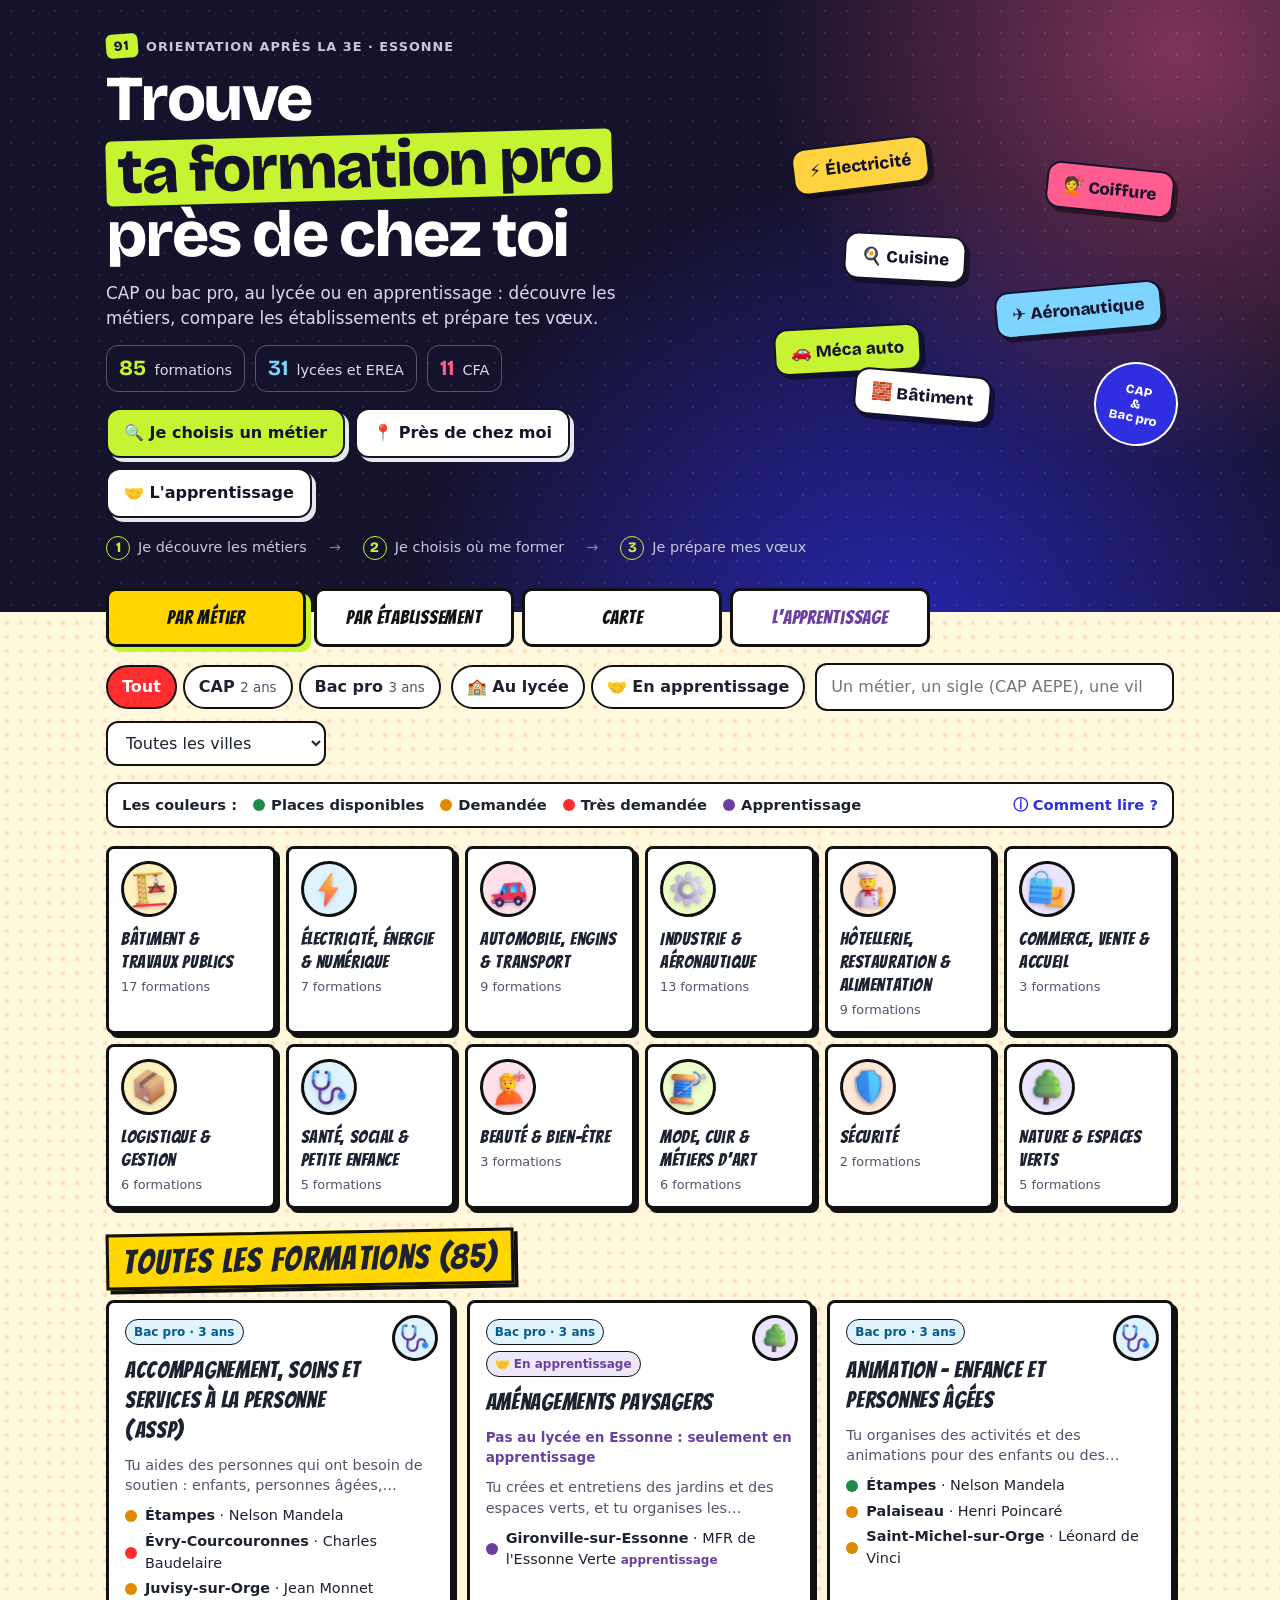
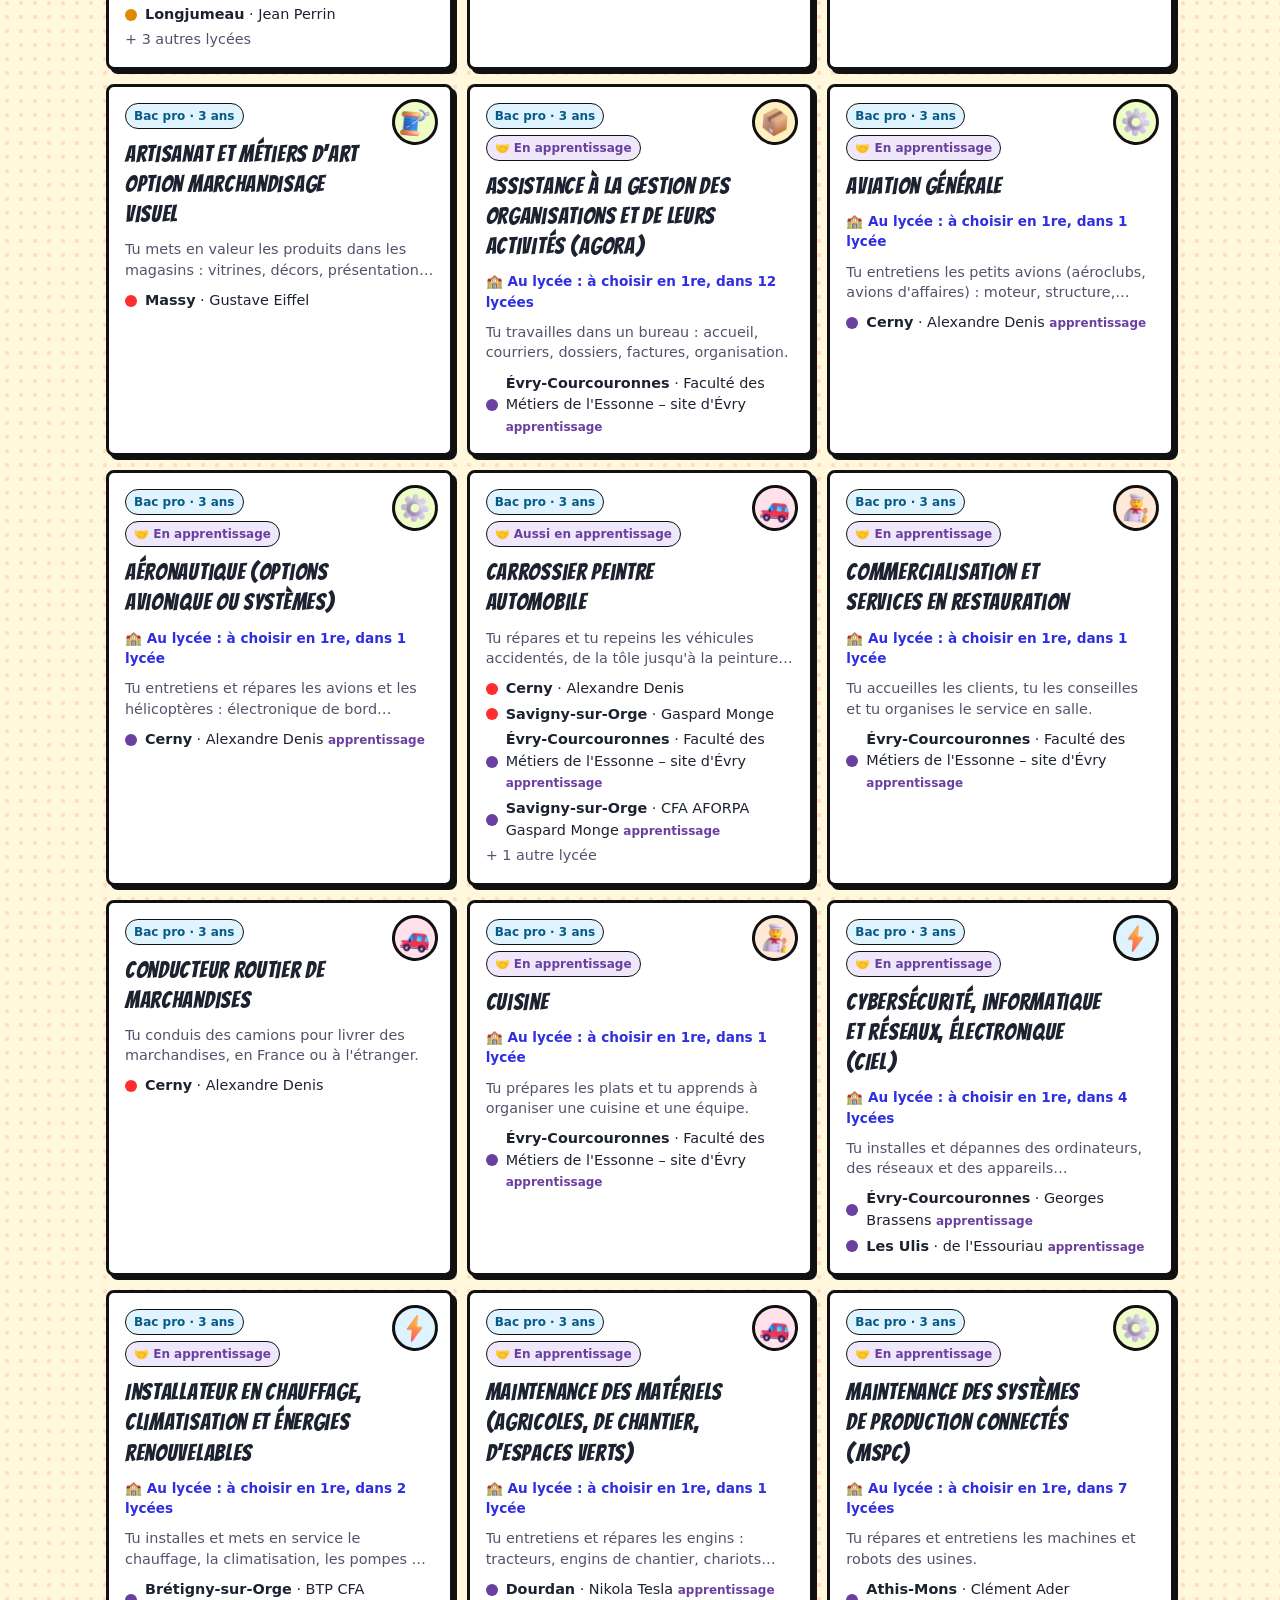
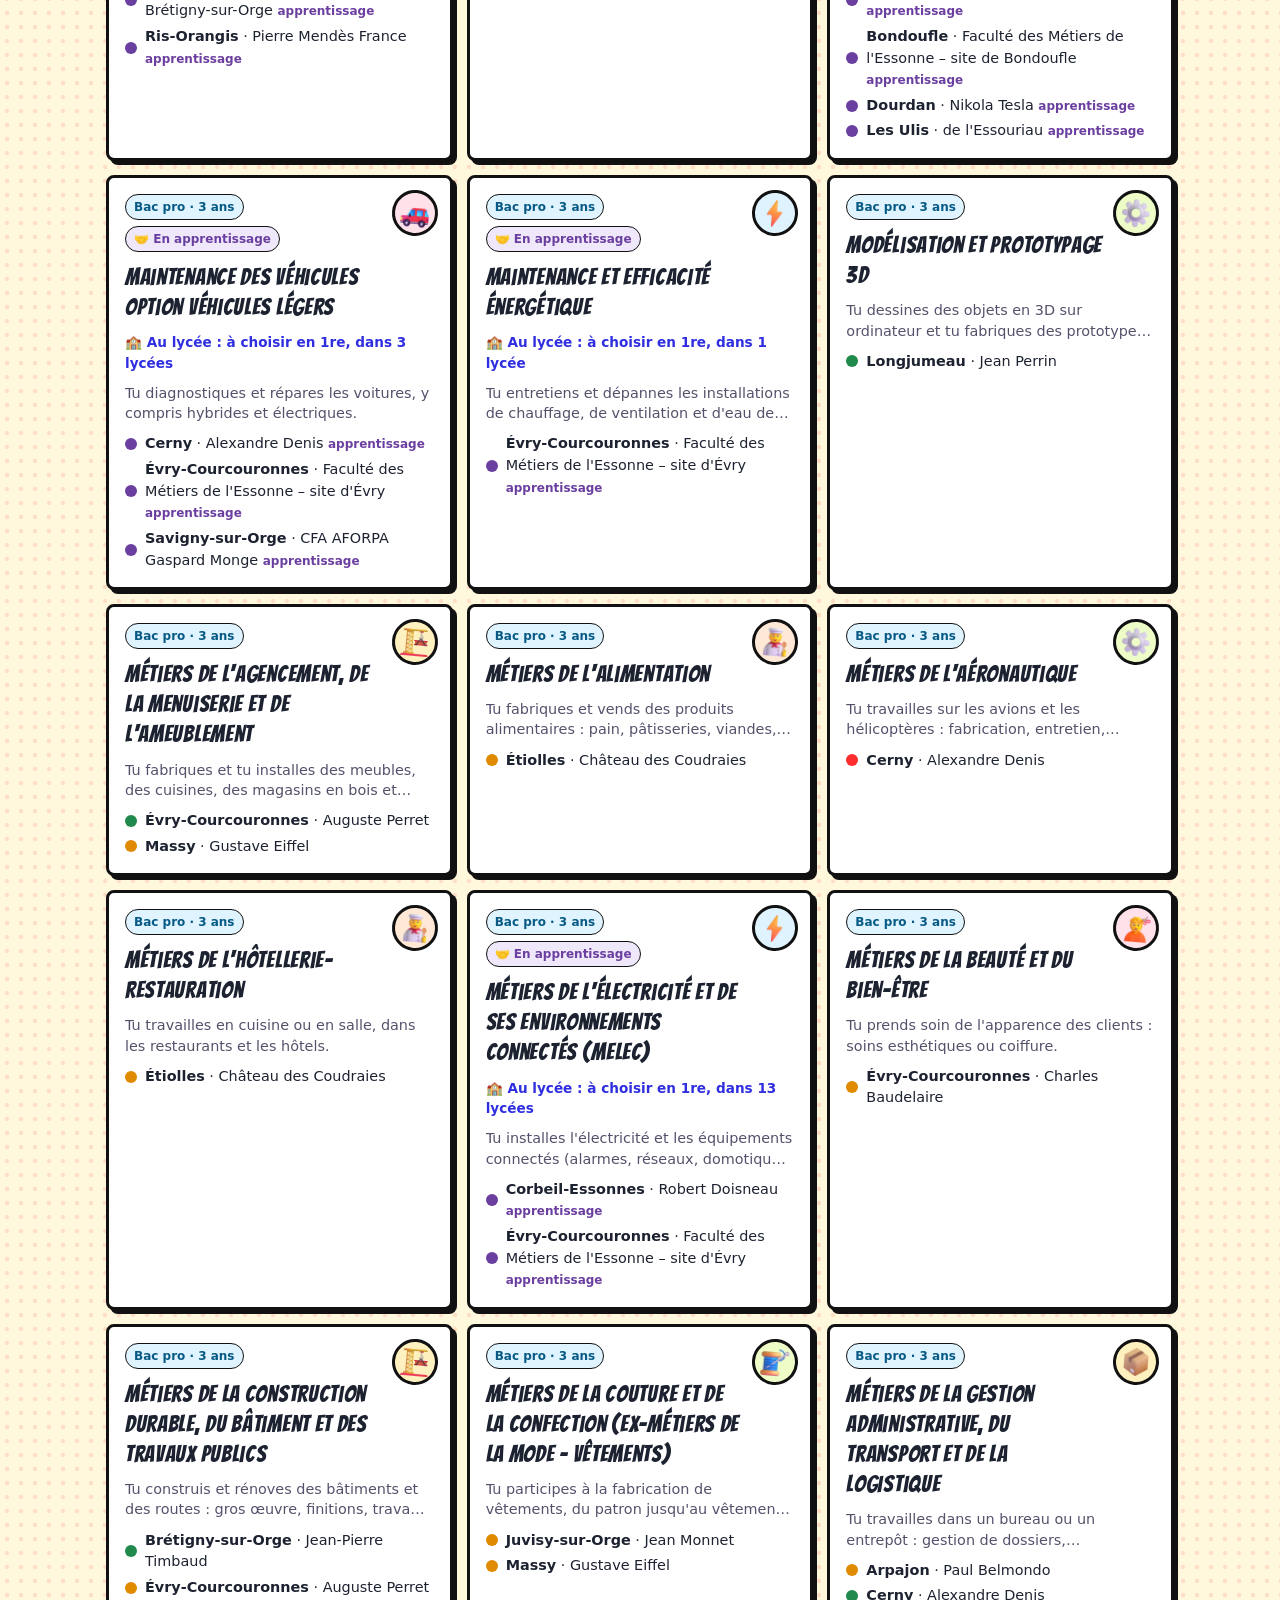
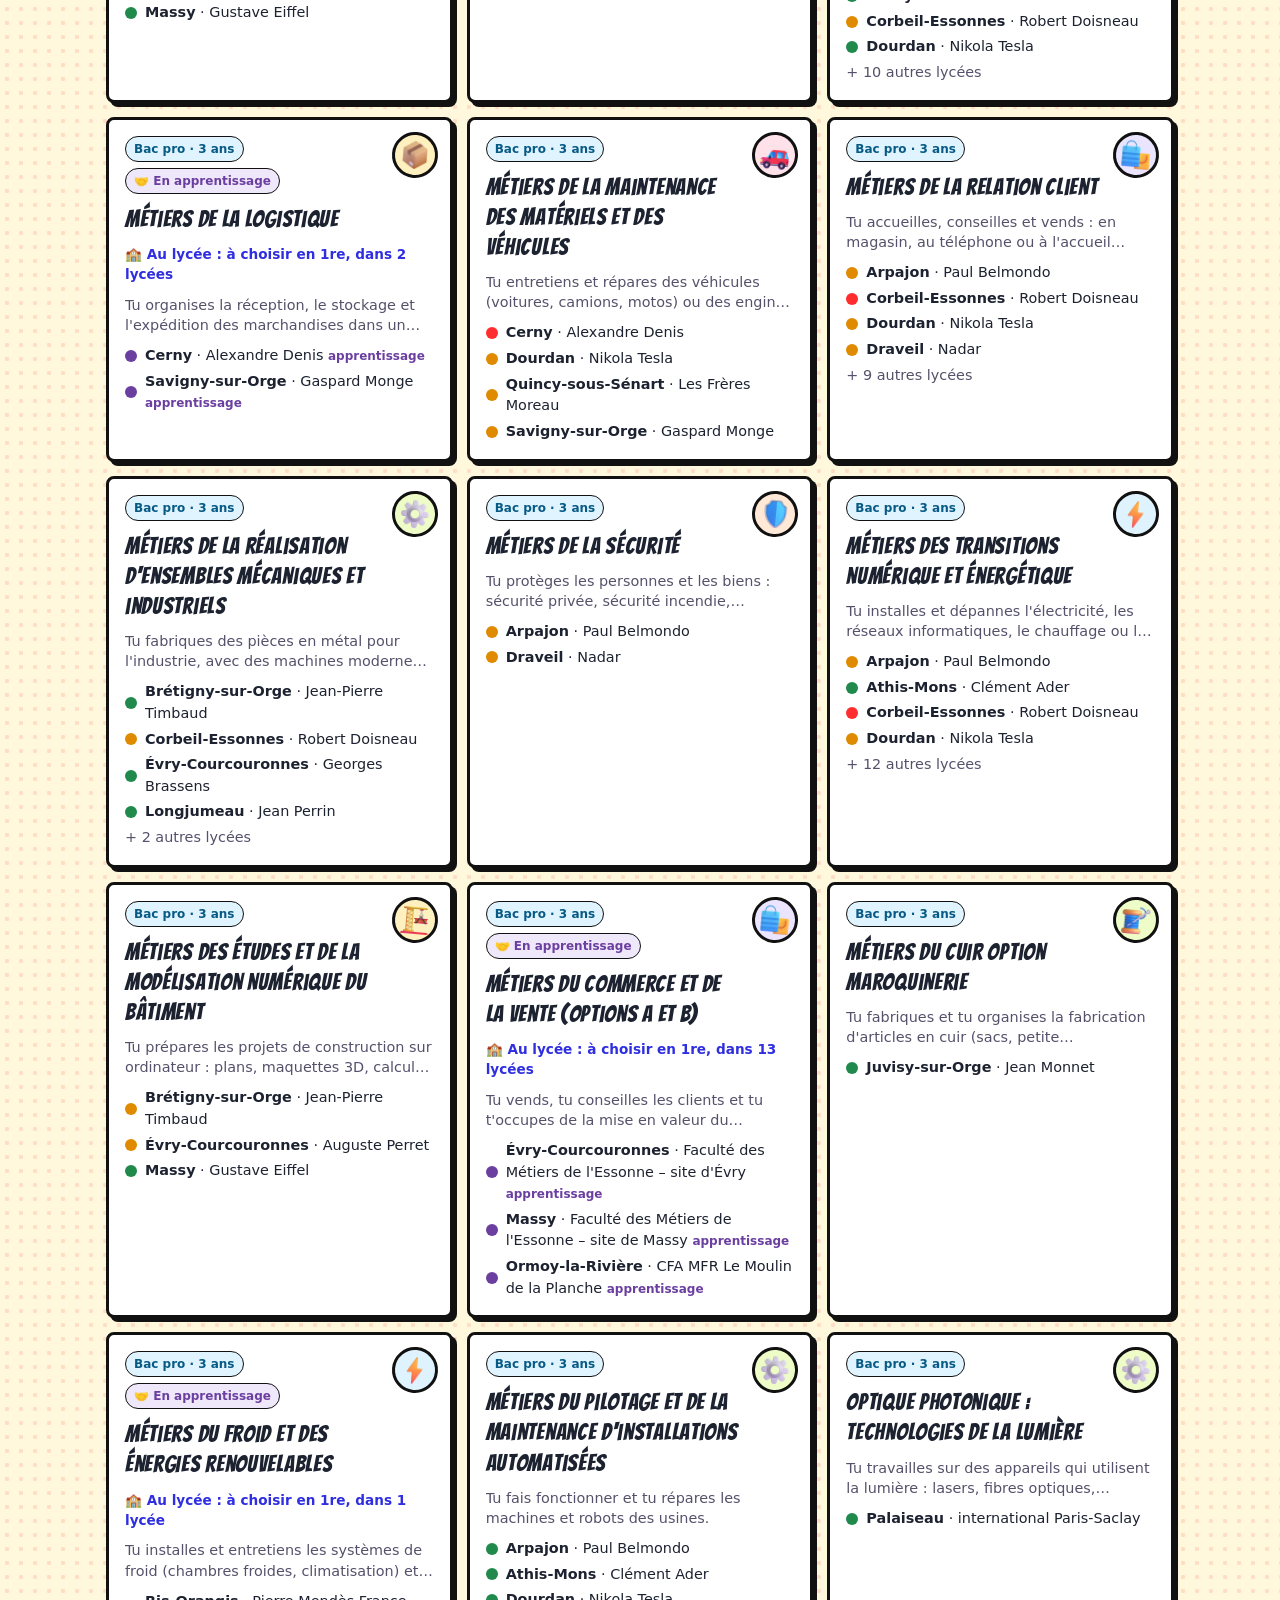
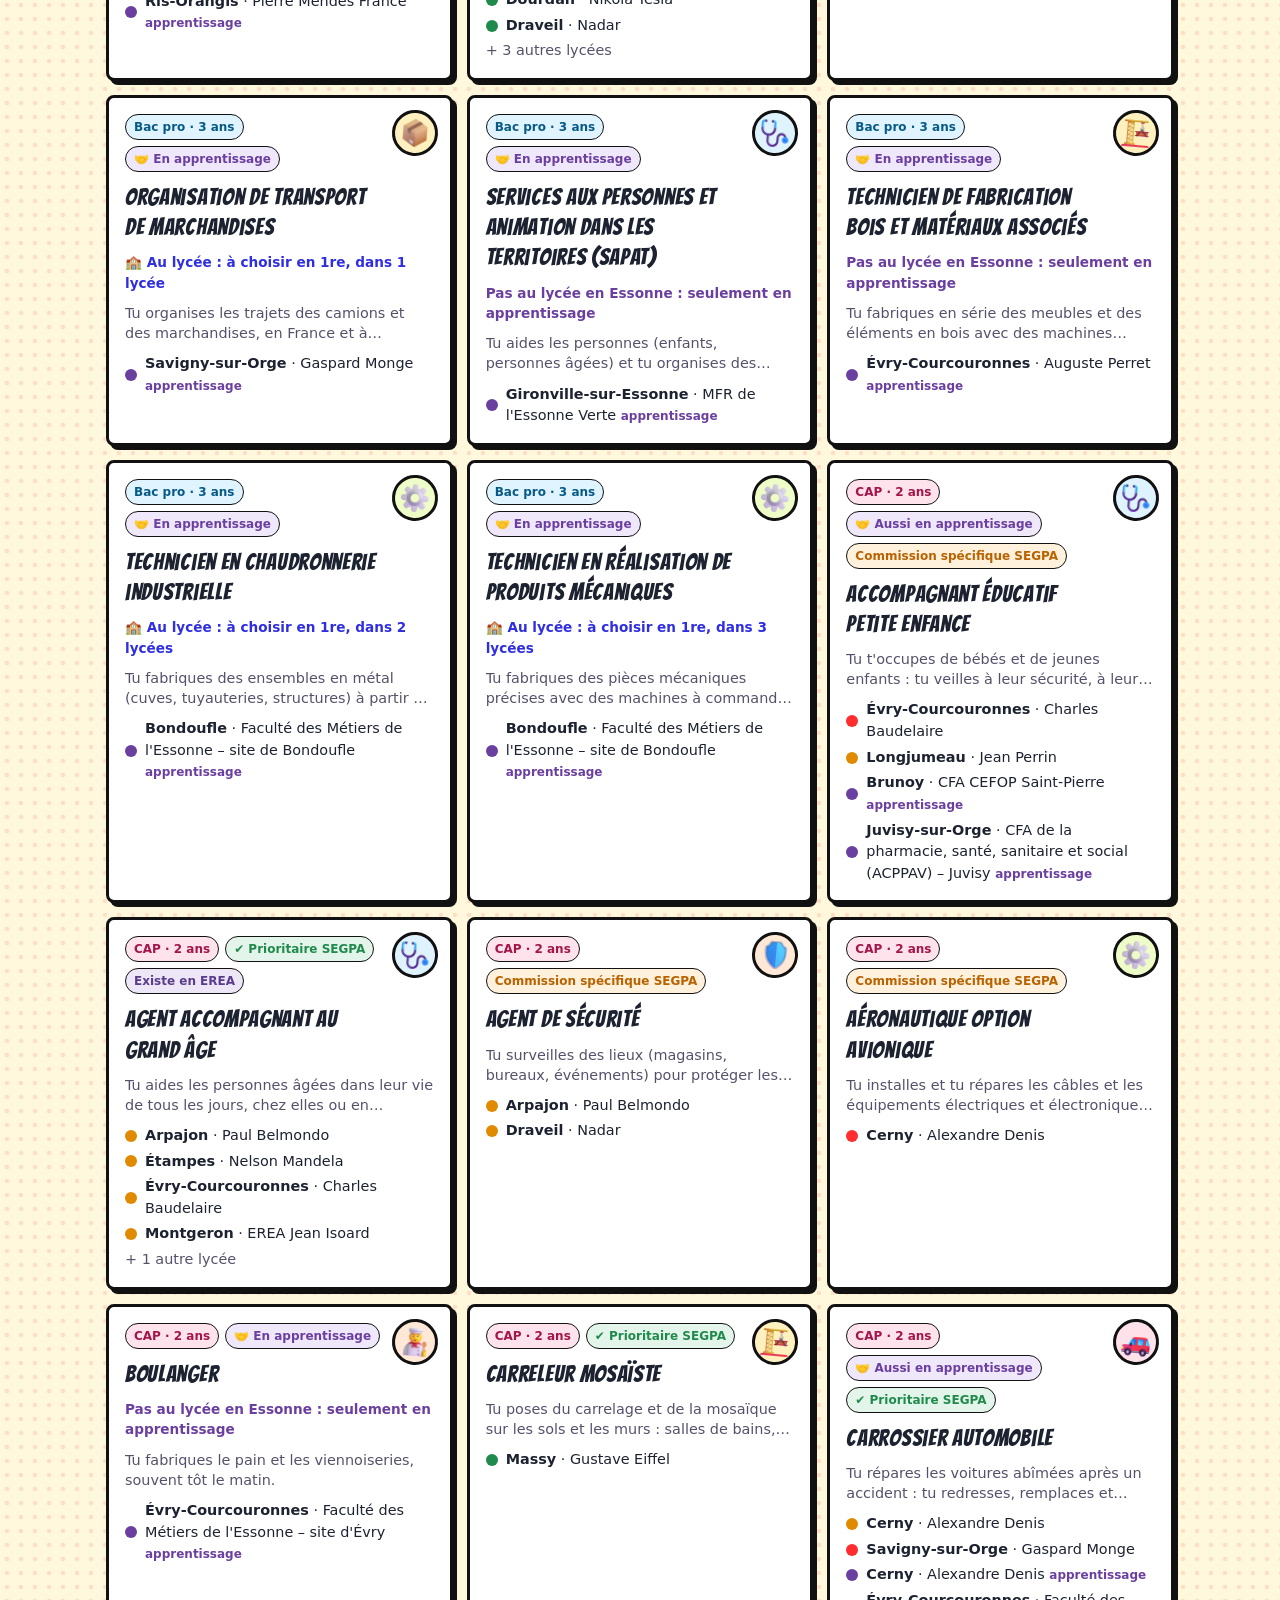
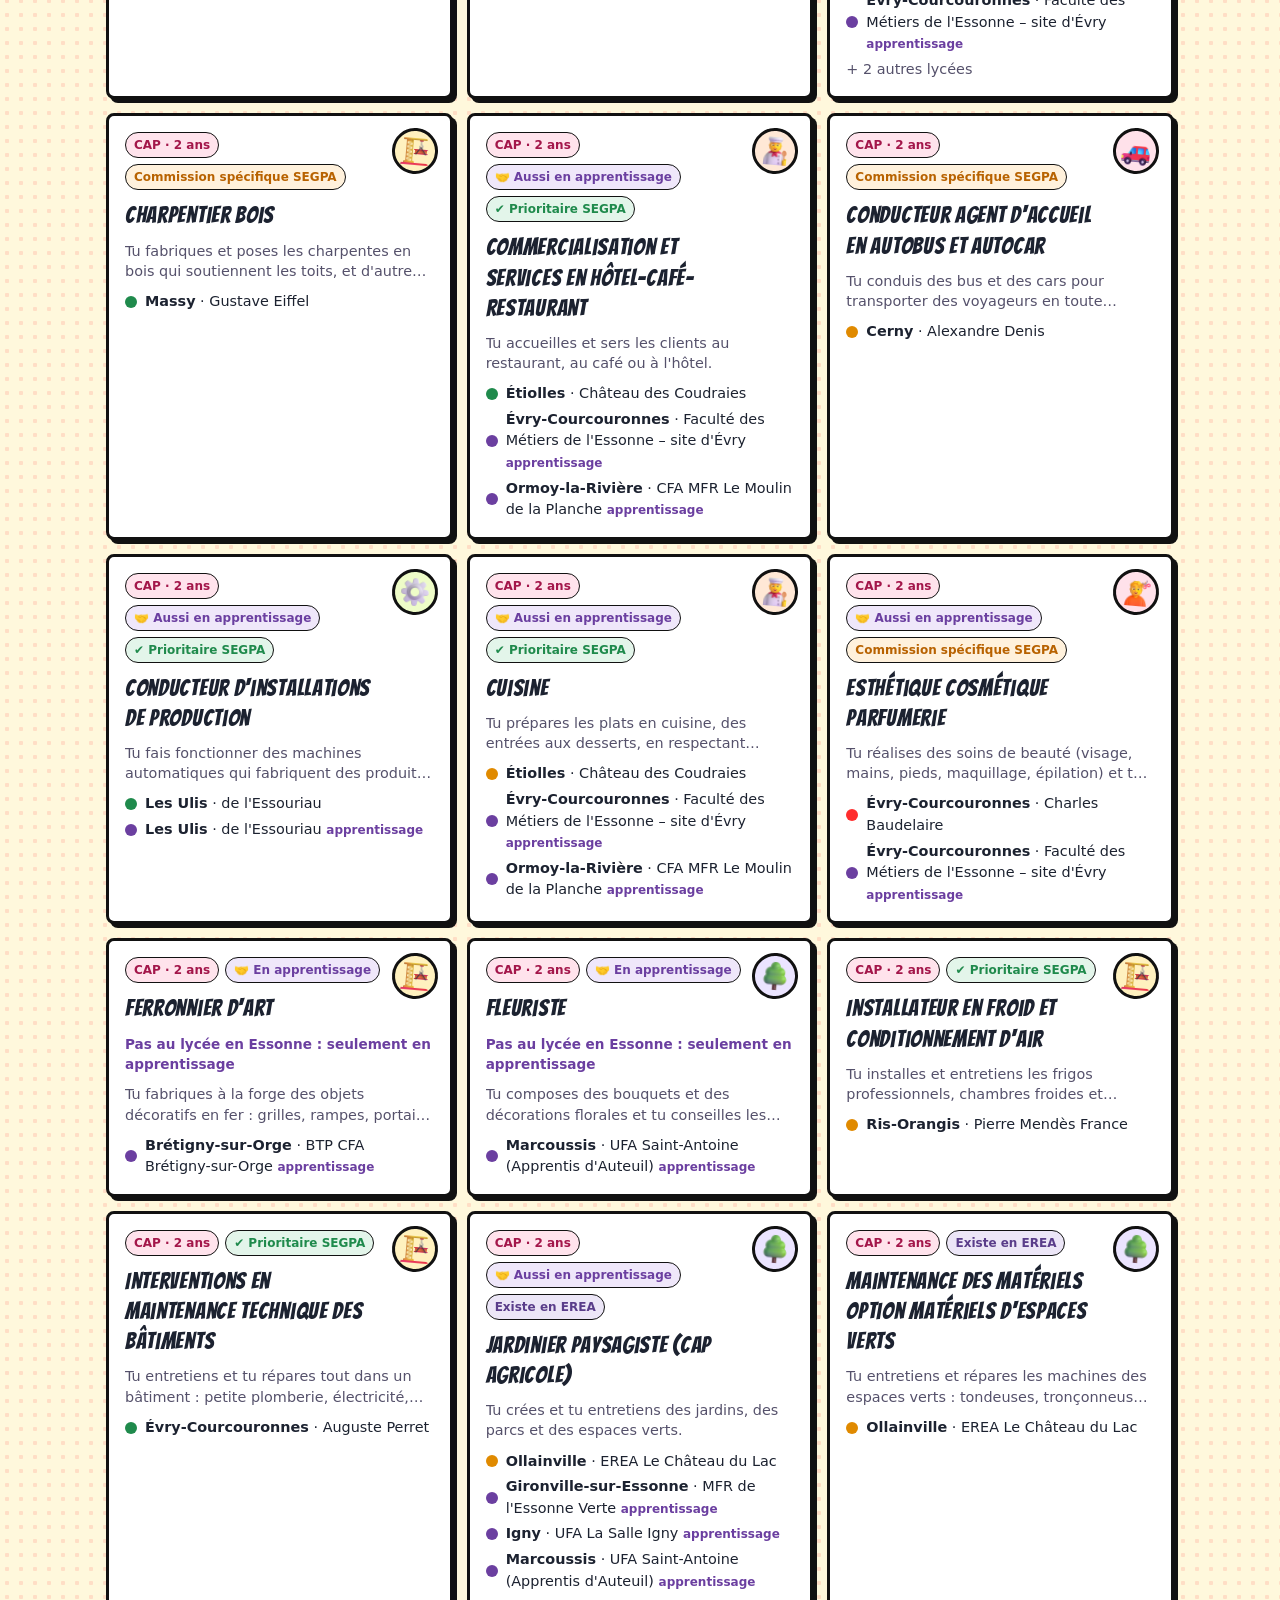
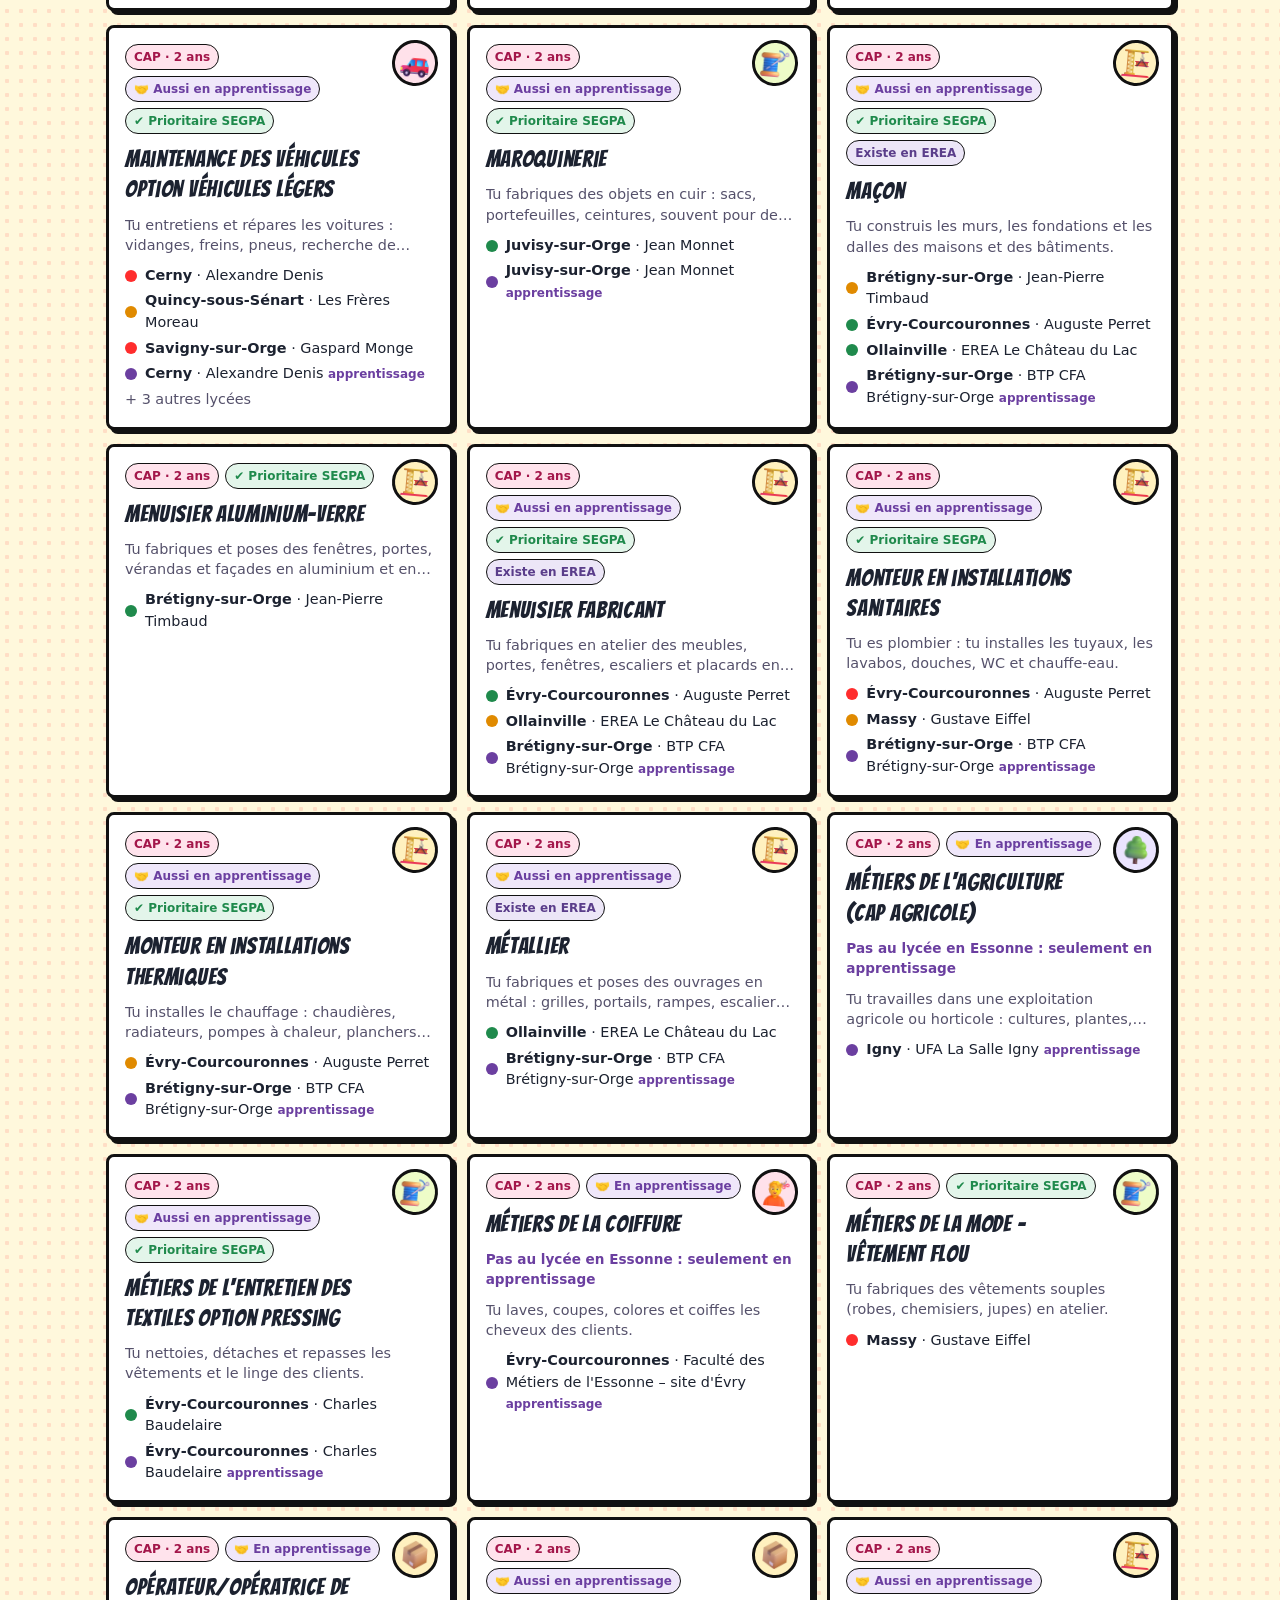
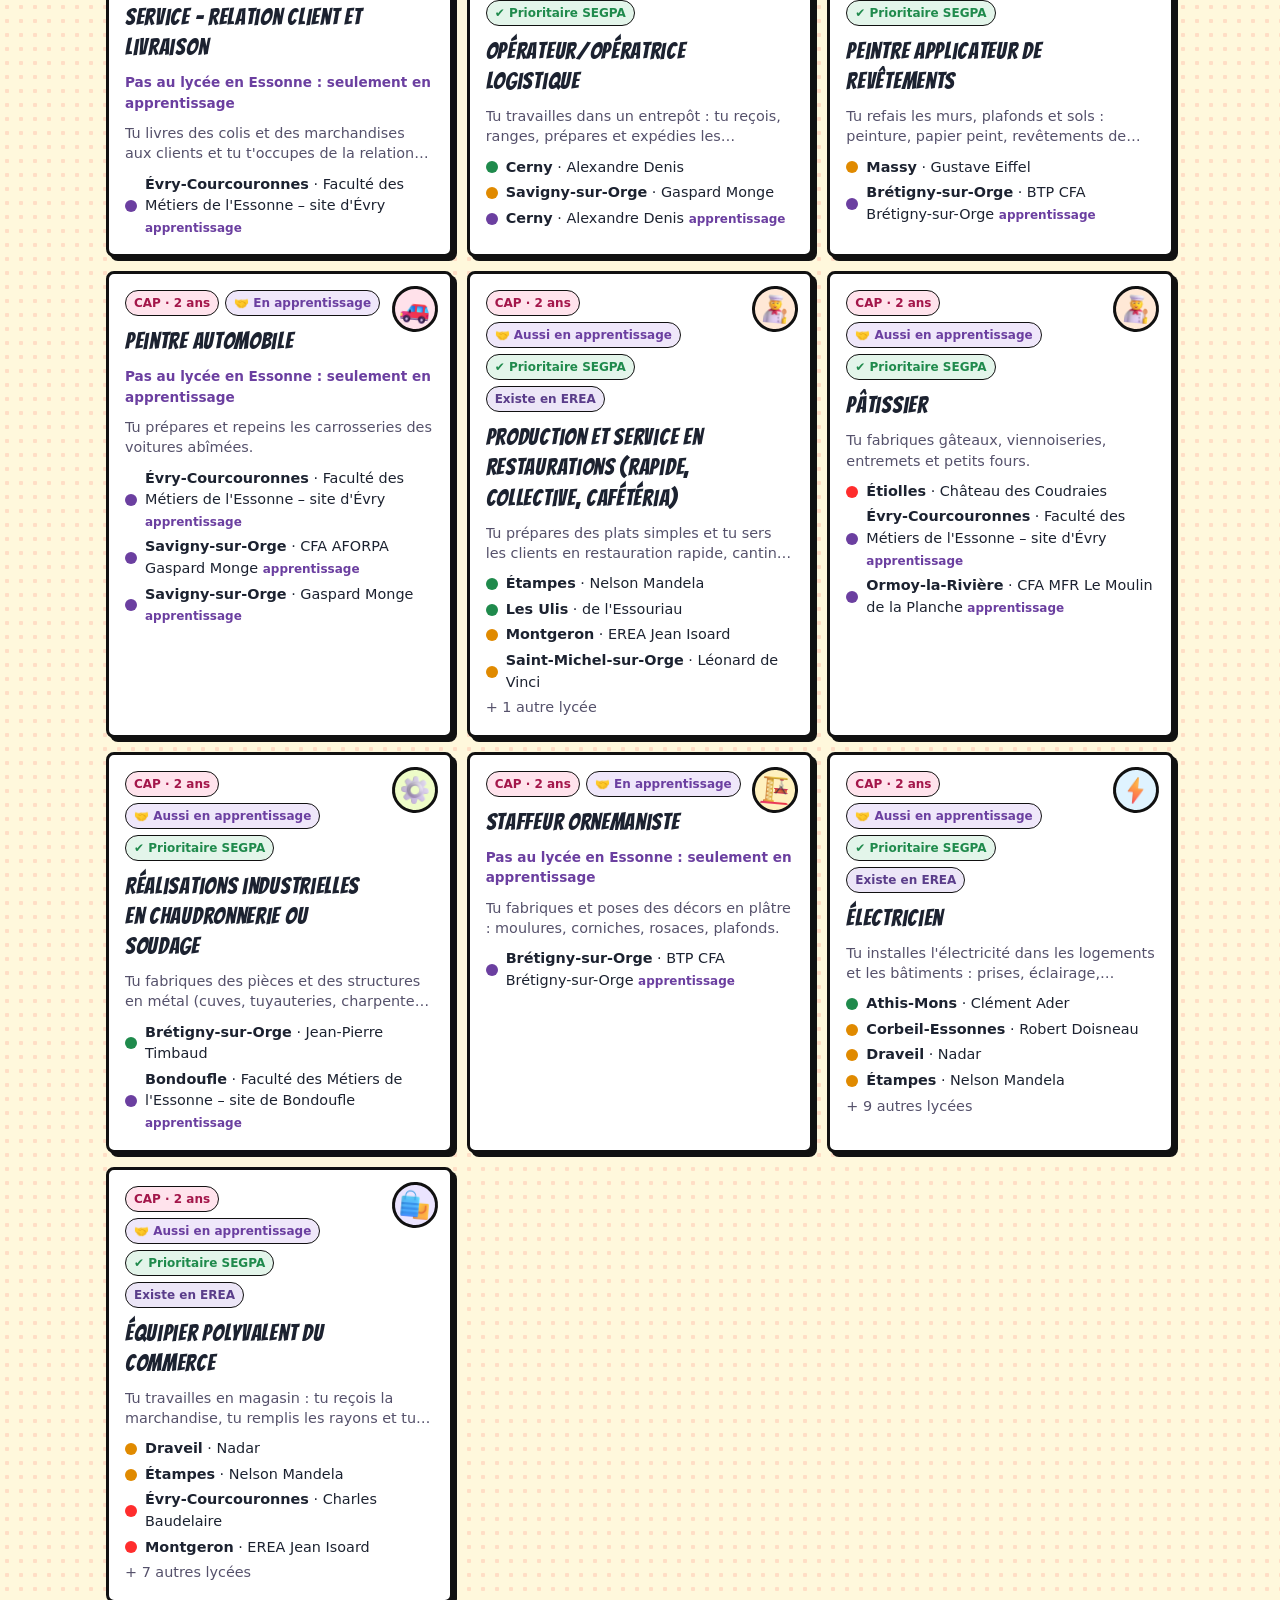
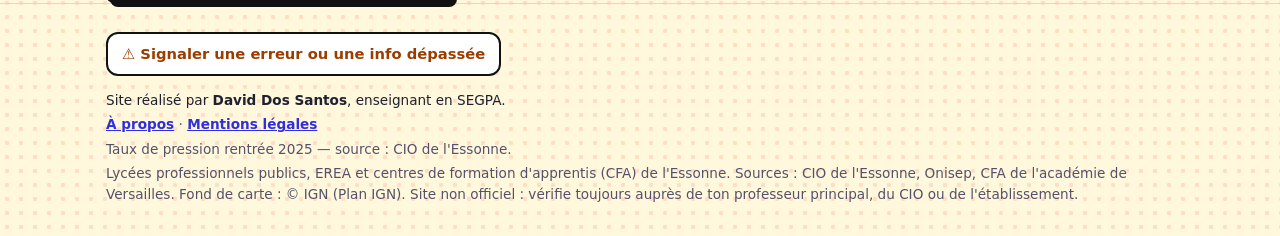
<file: index-mix.html>
<!doctype html>
<html lang="fr">
<head>
<meta charset="utf-8">
<meta name="viewport" content="width=device-width, initial-scale=1">
<title>Aperçu mixte BD</title>
<meta name="description" content="Trouver un CAP ou un bac pro en Essonne (91), au lycée ou en apprentissage : métiers, lycées, CFA, places et niveau de demande.">
<link rel="stylesheet" href="assets/leaflet/leaflet.css">
<link rel="stylesheet" href="assets/style.css">
<link rel="stylesheet" href="assets/theme-mix.css">
</head>
<body>
<header class="entete">
  <div class="conteneur entete-grille">
    <div class="entete-texte">
      <p class="surtitre"><span class="badge-91">91</span> Orientation après la 3e · Essonne</p>
      <h1>Trouve <span class="surligne">ta formation pro</span><br>près de chez toi</h1>
      <p class="intro">CAP ou bac pro, au lycée ou en apprentissage : découvre les métiers, compare les établissements et prépare tes vœux.</p>
      <ul class="chiffres" aria-label="Le site en chiffres">
        <li><strong id="nb-formations">85</strong> formations</li>
        <li><strong id="nb-lycees">31</strong> lycées et EREA</li>
        <li><strong id="nb-cfa">11</strong> CFA</li>
      </ul>
      <div class="raccourcis">
        <button class="raccourci" data-aller="metiers">🔍 Je choisis un métier</button>
        <button class="raccourci" data-aller="carte">📍 Près de chez moi</button>
        <button class="raccourci" data-aller="apprentissage">🤝 L'apprentissage</button>
      </div>
    </div>
    <div class="stickers" aria-hidden="true">
      <span class="sticker s1">⚡ Électricité</span>
      <span class="sticker s2">💇 Coiffure</span>
      <span class="sticker s3">🍳 Cuisine</span>
      <span class="sticker s4">✈️ Aéronautique</span>
      <span class="sticker s5">🚗 Méca auto</span>
      <span class="sticker s6">🧱 Bâtiment</span>
      <span class="sticker-rond">CAP<br>&amp;<br>Bac pro</span>
    </div>
  </div>
  <ol class="conteneur parcours" aria-label="Les étapes">
    <li><span>1</span>Je découvre les métiers</li>
    <li><span>2</span>Je choisis où me former</li>
    <li><span>3</span>Je prépare mes vœux</li>
  </ol>
</header>

<main class="conteneur">
  <nav class="onglets" role="tablist" aria-label="Façon de chercher">
    <button role="tab" class="onglet actif" data-vue="metiers" aria-selected="true">Par métier</button>
    <button role="tab" class="onglet" data-vue="lycees" aria-selected="false">Par établissement</button>
    <button role="tab" class="onglet" data-vue="carte" aria-selected="false">Carte</button>
    <button role="tab" class="onglet onglet-appr" data-vue="apprentissage" aria-selected="false">L'apprentissage</button>
  </nav>

  <section class="outils" aria-label="Filtres">
    <div class="niveaux" role="group" aria-label="Diplôme">
      <button class="puce actif" data-niveau="TOUS">Tout</button>
      <button class="puce" data-niveau="CAP">CAP <small>2 ans</small></button>
      <button class="puce" data-niveau="BAC">Bac pro <small>3 ans</small></button>
    </div>
    <div class="niveaux voies" role="group" aria-label="Façon de se former">
      <button class="puce" data-voie="scolaire">🏫 Au lycée</button>
      <button class="puce" data-voie="apprentissage">🤝 En apprentissage</button>
    </div>
    <label class="recherche">
      <span class="visuellement-cache">Rechercher</span>
      <input id="recherche" type="search" placeholder="Un métier, un sigle (CAP AEPE), une ville…" autocomplete="off">
    </label>
    <label class="choix-ville">
      <span class="visuellement-cache">Ville</span>
      <select id="ville"><option value="">Toutes les villes</option></select>
    </label>
    <p id="info-recherche" class="info-recherche" hidden></p>
    <details class="legende-barre">
      <summary>
        <span class="legende-titre">Les couleurs :</span>
        <span class="leg"><span class="pastille vert"></span>Places disponibles</span>
        <span class="leg"><span class="pastille orange"></span>Demandée</span>
        <span class="leg"><span class="pastille rouge"></span>Très demandée</span>
        <span class="leg"><span class="pastille appr"></span>Apprentissage</span>
        <span class="leg-aide">ⓘ Comment lire ?</span>
      </summary>
      <div class="legende-detail">
        <p>Pour chaque formation au lycée, on compare le nombre d'élèves qui l'ont mise <strong>en 1er vœu</strong> au nombre de places (chiffres du CIO).</p>
        <ul>
          <li><span class="pastille vert"></span><span><strong>Places disponibles</strong> : moins de demandes que de places.</span></li>
          <li><span class="pastille orange"></span><span><strong>Demandée</strong> : autant ou un peu plus de demandes que de places.</span></li>
          <li><span class="pastille rouge"></span><span><strong>Très demandée</strong> : plus de 2 demandes pour 1 place. Garde-la dans tes vœux, mais ajoute d'autres choix.</span></li>
          <li><span class="pastille appr"></span><span><strong>Apprentissage</strong> : pas de chiffre. Pour entrer, il faut surtout trouver une entreprise.</span></li>
        </ul>
        <p class="note">Une couleur ne veut pas dire « c'est impossible ». Parle de tes vœux avec ton professeur principal.</p>
      </div>
    </details>
  </section>

  <section id="vue-metiers">
    <div id="secteurs" class="secteurs" aria-label="Secteurs"></div>
    <div class="entete-resultats">
      <h2 id="titre-resultats">Toutes les formations</h2>
      <button id="effacer" class="lien" hidden>Tout effacer</button>
    </div>
    <div id="resultats" class="grille"></div>
  </section>

  <section id="vue-lycees" hidden>
    <div id="lycees" class="liste-lycees"></div>
  </section>

  <section id="vue-carte" hidden>
    <p class="aide-carte">Chaque rond = une ville. Le chiffre indique le nombre de lycées qui correspondent à ta recherche. Clique dessus pour les voir.</p>
    <div id="carte" class="carte-geo" role="region" aria-label="Carte des lycées de l'Essonne"></div>
    <p class="note">Position approximative : les lycées sont placés au centre de leur ville. Pour l'adresse exacte et le trajet, ouvre la fiche du lycée.</p>
  </section>

  <section id="vue-apprentissage" class="guide" hidden>
    <h2>L'apprentissage, c'est quoi ?</h2>
    <p class="chapo">Tu prépares <strong>le même diplôme</strong> (CAP ou bac pro), mais tu es <strong>salarié·e d'une entreprise</strong>. Tu alternes entre l'entreprise et un centre de formation d'apprentis (CFA). Par exemple : 2 semaines en entreprise, 1 semaine au CFA. Le rythme change selon les CFA.</p>

    <div class="guide-grille">
      <article class="guide-bloc">
        <h3>👤 Qui peut le faire ?</h3>
        <p>À partir de <strong>16 ans</strong>. Tu peux aussi commencer à <strong>15 ans</strong> si tu as terminé ta 3e.</p>
        <p>Durée : <strong>2 ans</strong> pour un CAP, <strong>3 ans</strong> pour un bac pro.</p>
      </article>
      <article class="guide-bloc">
        <h3>💶 Tu es payé·e</h3>
        <p>Tu as un vrai contrat de travail et un salaire. La formation au CFA est gratuite pour toi.</p>
        <table class="salaire">
          <caption>Salaire minimum si tu as moins de 18 ans</caption>
          <thead><tr><th>Année</th><th>% du SMIC</th><th>Environ (brut / mois)</th></tr></thead>
          <tbody>
            <tr><td>1re année</td><td>27 %</td><td>500 €</td></tr>
            <tr><td>2e année</td><td>39 %</td><td>730 €</td></tr>
            <tr><td>3e année</td><td>55 %</td><td>1 030 €</td></tr>
          </tbody>
        </table>
        <p class="note">Montants arrondis calculés sur le SMIC 2026. Certaines entreprises paient plus.</p>
      </article>
      <article class="guide-bloc important">
        <h3>🔑 Le plus important : trouver une entreprise</h3>
        <p>Pour être apprenti·e, il faut qu'une entreprise accepte de signer ton contrat. <strong>C'est à toi de la chercher</strong>, avec de l'aide.</p>
        <ul class="puces">
          <li>Commence tôt : dès janvier ou février de ta 3e.</li>
          <li>Prépare un CV et une petite lettre avec ton professeur principal.</li>
          <li>Appelle ou va voir les artisans et les entreprises près de chez toi (boulangeries, garages, électriciens…).</li>
          <li>Pense à l'entreprise de ton stage de 3e.</li>
          <li>Demande de l'aide au CFA : beaucoup ont des offres et t'aident à chercher.</li>
        </ul>
      </article>
      <article class="guide-bloc">
        <h3>⏳ Pas encore d'entreprise en septembre ?</h3>
        <p>Tu peux quand même <strong>commencer au CFA pendant 3 mois maximum</strong> sans employeur. Le CFA t'aide à en trouver un pendant ce temps.</p>
      </article>
      <article class="guide-bloc">
        <h3>📝 Et dans mes vœux (Affelnet) ?</h3>
        <p>Tu peux indiquer des vœux en apprentissage. Ces vœux servent à <strong>signaler ton projet</strong> au CFA, qui te contacte. Ils ne te donnent pas une place automatiquement.</p>
        <p><strong>Conseil :</strong> mets aussi des vœux au lycée professionnel, pour être sûr·e d'avoir une place si tu ne trouves pas d'entreprise.</p>
      </article>
      <article class="guide-bloc">
        <h3>⚖️ Lycée ou apprentissage ?</h3>
        <table class="compare">
          <thead><tr><th></th><th>🏫 Au lycée</th><th>🤝 En apprentissage</th></tr></thead>
          <tbody>
            <tr><td>Statut</td><td>Élève</td><td>Salarié·e</td></tr>
            <tr><td>Salaire</td><td>Non</td><td>Oui</td></tr>
            <tr><td>Vacances</td><td>Vacances scolaires</td><td>5 semaines de congés par an</td></tr>
            <tr><td>Entreprise</td><td>Stages (périodes de formation en milieu professionnel)</td><td>Tout au long de la formation</td></tr>
            <tr><td>Pour entrer</td><td>Affectation par Affelnet</td><td>Signer un contrat avec une entreprise</td></tr>
          </tbody>
        </table>
        <p class="note">L'apprentissage demande d'être autonome et à l'heure, comme au travail. Parles-en avec ton professeur principal et ta famille.</p>
      </article>
    </div>

    <h3>🔗 Sites utiles pour chercher une entreprise</h3>
    <div class="actions">
      <a class="bouton-lien principal" href="https://labonnealternance.apprentissage.beta.gouv.fr/" target="_blank" rel="noopener">La bonne alternance (offres + entreprises) ↗</a>
      <a class="bouton-lien" href="https://www.1jeune1solution.gouv.fr/apprentissage" target="_blank" rel="noopener">1 jeune 1 solution ↗</a>
      <a class="bouton-lien" href="https://www.service-public.gouv.fr/particuliers/vosdroits/F2918" target="_blank" rel="noopener">Contrat d'apprentissage (service-public) ↗</a>
    </div>
    <p><button class="bouton-lien" data-voie-raccourci="apprentissage">🤝 Voir toutes les formations en apprentissage en Essonne</button></p>
  </section>

</main>

<dialog id="fiche" aria-labelledby="fiche-titre">
  <div class="fiche-contenu" id="fiche-contenu"></div>
</dialog>

<footer class="pied">
  <div class="conteneur">
    <p><a id="signaler" class="bouton-lien signaler" href="#">⚠️ Signaler une erreur ou une info dépassée</a></p>
    <p class="signature">Site réalisé par <strong>David Dos Santos</strong>, enseignant en SEGPA.</p>
    <p class="liens-pied"><a href="apropos.html">À propos</a> · <a href="mentions-legales.html">Mentions légales</a></p>
    <p id="source"></p>
    <p>Lycées professionnels publics, EREA et centres de formation d'apprentis (CFA) de l'Essonne. Sources : CIO de l'Essonne, Onisep, CFA de l'académie de Versailles. Fond de carte : © IGN (Plan IGN). Site non officiel : vérifie toujours auprès de ton professeur principal, du CIO ou de l'établissement.</p>
  </div>
</footer>

<script src="assets/leaflet/leaflet.js"></script>
<script src="data/formations.js"></script>
<script src="assets/app.js"></script>
</body>
</html>
</file>
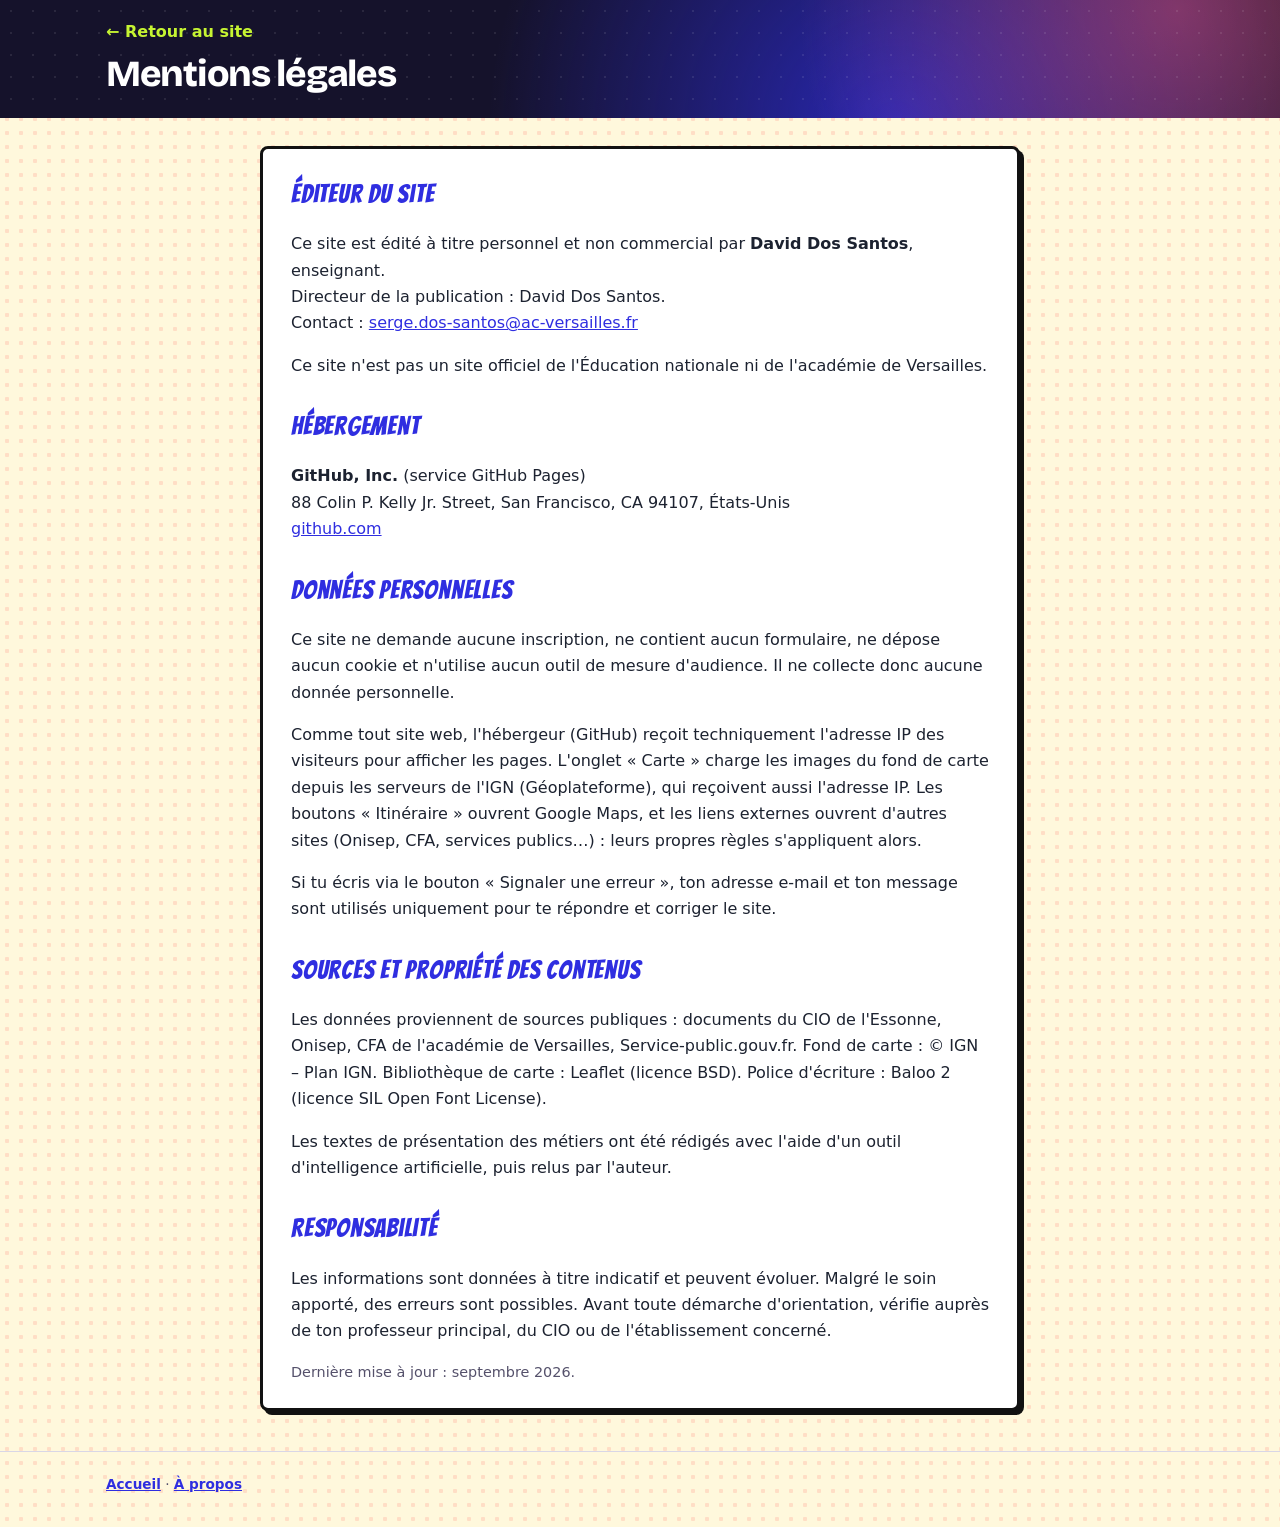
<file: mentions-legales.html>
<!doctype html>
<html lang="fr">
<head>
<meta charset="utf-8">
<meta name="viewport" content="width=device-width, initial-scale=1">
<title>Mentions légales — Formations pro en Essonne</title>
<meta name="robots" content="noindex">
<link rel="stylesheet" href="assets/style.css">
<link rel="stylesheet" href="assets/style-bd.css">
</head>
<body>
<header class="entete mini">
  <div class="conteneur">
    <a class="retour" href="index.html">← Retour au site</a>
    <h1>Mentions légales</h1>
  </div>
</header>

<main class="conteneur">
  <article class="page-texte">
    <h2>Éditeur du site</h2>
    <p>Ce site est édité à titre personnel et non commercial par <strong>David Dos Santos</strong>, enseignant.<br>
    Directeur de la publication : David Dos Santos.<br>
    Contact : <a href="mailto:serge.dos-santos@ac-versailles.fr">serge.dos-santos@ac-versailles.fr</a></p>
    <p>Ce site n'est pas un site officiel de l'Éducation nationale ni de l'académie de Versailles.</p>

    <h2>Hébergement</h2>
    <p><strong>GitHub, Inc.</strong> (service GitHub Pages)<br>
    88 Colin P. Kelly Jr. Street, San Francisco, CA 94107, États-Unis<br>
    <a href="https://github.com" target="_blank" rel="noopener">github.com</a></p>

    <h2>Données personnelles</h2>
    <p>Ce site ne demande aucune inscription, ne contient aucun formulaire, ne dépose aucun cookie et n'utilise aucun outil de mesure d'audience. Il ne collecte donc aucune donnée personnelle.</p>
    <p>Comme tout site web, l'hébergeur (GitHub) reçoit techniquement l'adresse IP des visiteurs pour afficher les pages. L'onglet « Carte » charge les images du fond de carte depuis les serveurs de l'IGN (Géoplateforme), qui reçoivent aussi l'adresse IP. Les boutons « Itinéraire » ouvrent Google Maps, et les liens externes ouvrent d'autres sites (Onisep, CFA, services publics…) : leurs propres règles s'appliquent alors.</p>
    <p>Si tu écris via le bouton « Signaler une erreur », ton adresse e-mail et ton message sont utilisés uniquement pour te répondre et corriger le site.</p>

    <h2>Sources et propriété des contenus</h2>
    <p>Les données proviennent de sources publiques : documents du CIO de l'Essonne, Onisep, CFA de l'académie de Versailles, Service-public.gouv.fr. Fond de carte : © IGN – Plan IGN. Bibliothèque de carte : Leaflet (licence BSD). Police d'écriture : Baloo 2 (licence SIL Open Font License).</p>
    <p>Les textes de présentation des métiers ont été rédigés avec l'aide d'un outil d'intelligence artificielle, puis relus par l'auteur.</p>

    <h2>Responsabilité</h2>
    <p>Les informations sont données à titre indicatif et peuvent évoluer. Malgré le soin apporté, des erreurs sont possibles. Avant toute démarche d'orientation, vérifie auprès de ton professeur principal, du CIO ou de l'établissement concerné.</p>

    <p class="note">Dernière mise à jour : septembre 2026.</p>
  </article>
</main>

<footer class="pied">
  <div class="conteneur">
    <p class="liens-pied"><a href="index.html">Accueil</a> · <a href="apropos.html">À propos</a></p>
  </div>
</footer>
</body>
</html>
</file>
<file: assets/leaflet/leaflet.css>
/* required styles */

.leaflet-pane,
.leaflet-tile,
.leaflet-marker-icon,
.leaflet-marker-shadow,
.leaflet-tile-container,
.leaflet-pane > svg,
.leaflet-pane > canvas,
.leaflet-zoom-box,
.leaflet-image-layer,
.leaflet-layer {
	position: absolute;
	left: 0;
	top: 0;
	}
.leaflet-container {
	overflow: hidden;
	}
.leaflet-tile,
.leaflet-marker-icon,
.leaflet-marker-shadow {
	-webkit-user-select: none;
	   -moz-user-select: none;
	        user-select: none;
	  -webkit-user-drag: none;
	}
/* Prevents IE11 from highlighting tiles in blue */
.leaflet-tile::selection {
	background: transparent;
}
/* Safari renders non-retina tile on retina better with this, but Chrome is worse */
.leaflet-safari .leaflet-tile {
	image-rendering: -webkit-optimize-contrast;
	}
/* hack that prevents hw layers "stretching" when loading new tiles */
.leaflet-safari .leaflet-tile-container {
	width: 1600px;
	height: 1600px;
	-webkit-transform-origin: 0 0;
	}
.leaflet-marker-icon,
.leaflet-marker-shadow {
	display: block;
	}
/* .leaflet-container svg: reset svg max-width decleration shipped in Joomla! (joomla.org) 3.x */
/* .leaflet-container img: map is broken in FF if you have max-width: 100% on tiles */
.leaflet-container .leaflet-overlay-pane svg {
	max-width: none !important;
	max-height: none !important;
	}
.leaflet-container .leaflet-marker-pane img,
.leaflet-container .leaflet-shadow-pane img,
.leaflet-container .leaflet-tile-pane img,
.leaflet-container img.leaflet-image-layer,
.leaflet-container .leaflet-tile {
	max-width: none !important;
	max-height: none !important;
	width: auto;
	padding: 0;
	}

.leaflet-container img.leaflet-tile {
	/* See: https://bugs.chromium.org/p/chromium/issues/detail?id=600120 */
	mix-blend-mode: plus-lighter;
}

.leaflet-container.leaflet-touch-zoom {
	-ms-touch-action: pan-x pan-y;
	touch-action: pan-x pan-y;
	}
.leaflet-container.leaflet-touch-drag {
	-ms-touch-action: pinch-zoom;
	/* Fallback for FF which doesn't support pinch-zoom */
	touch-action: none;
	touch-action: pinch-zoom;
}
.leaflet-container.leaflet-touch-drag.leaflet-touch-zoom {
	-ms-touch-action: none;
	touch-action: none;
}
.leaflet-container {
	-webkit-tap-highlight-color: transparent;
}
.leaflet-container a {
	-webkit-tap-highlight-color: rgba(51, 181, 229, 0.4);
}
.leaflet-tile {
	filter: inherit;
	visibility: hidden;
	}
.leaflet-tile-loaded {
	visibility: inherit;
	}
.leaflet-zoom-box {
	width: 0;
	height: 0;
	-moz-box-sizing: border-box;
	     box-sizing: border-box;
	z-index: 800;
	}
/* workaround for https://bugzilla.mozilla.org/show_bug.cgi?id=888319 */
.leaflet-overlay-pane svg {
	-moz-user-select: none;
	}

.leaflet-pane         { z-index: 400; }

.leaflet-tile-pane    { z-index: 200; }
.leaflet-overlay-pane { z-index: 400; }
.leaflet-shadow-pane  { z-index: 500; }
.leaflet-marker-pane  { z-index: 600; }
.leaflet-tooltip-pane   { z-index: 650; }
.leaflet-popup-pane   { z-index: 700; }

.leaflet-map-pane canvas { z-index: 100; }
.leaflet-map-pane svg    { z-index: 200; }

.leaflet-vml-shape {
	width: 1px;
	height: 1px;
	}
.lvml {
	behavior: url(#default#VML);
	display: inline-block;
	position: absolute;
	}


/* control positioning */

.leaflet-control {
	position: relative;
	z-index: 800;
	pointer-events: visiblePainted; /* IE 9-10 doesn't have auto */
	pointer-events: auto;
	}
.leaflet-top,
.leaflet-bottom {
	position: absolute;
	z-index: 1000;
	pointer-events: none;
	}
.leaflet-top {
	top: 0;
	}
.leaflet-right {
	right: 0;
	}
.leaflet-bottom {
	bottom: 0;
	}
.leaflet-left {
	left: 0;
	}
.leaflet-control {
	float: left;
	clear: both;
	}
.leaflet-right .leaflet-control {
	float: right;
	}
.leaflet-top .leaflet-control {
	margin-top: 10px;
	}
.leaflet-bottom .leaflet-control {
	margin-bottom: 10px;
	}
.leaflet-left .leaflet-control {
	margin-left: 10px;
	}
.leaflet-right .leaflet-control {
	margin-right: 10px;
	}


/* zoom and fade animations */

.leaflet-fade-anim .leaflet-popup {
	opacity: 0;
	-webkit-transition: opacity 0.2s linear;
	   -moz-transition: opacity 0.2s linear;
	        transition: opacity 0.2s linear;
	}
.leaflet-fade-anim .leaflet-map-pane .leaflet-popup {
	opacity: 1;
	}
.leaflet-zoom-animated {
	-webkit-transform-origin: 0 0;
	    -ms-transform-origin: 0 0;
	        transform-origin: 0 0;
	}
svg.leaflet-zoom-animated {
	will-change: transform;
}

.leaflet-zoom-anim .leaflet-zoom-animated {
	-webkit-transition: -webkit-transform 0.25s cubic-bezier(0,0,0.25,1);
	   -moz-transition:    -moz-transform 0.25s cubic-bezier(0,0,0.25,1);
	        transition:         transform 0.25s cubic-bezier(0,0,0.25,1);
	}
.leaflet-zoom-anim .leaflet-tile,
.leaflet-pan-anim .leaflet-tile {
	-webkit-transition: none;
	   -moz-transition: none;
	        transition: none;
	}

.leaflet-zoom-anim .leaflet-zoom-hide {
	visibility: hidden;
	}


/* cursors */

.leaflet-interactive {
	cursor: pointer;
	}
.leaflet-grab {
	cursor: -webkit-grab;
	cursor:    -moz-grab;
	cursor:         grab;
	}
.leaflet-crosshair,
.leaflet-crosshair .leaflet-interactive {
	cursor: crosshair;
	}
.leaflet-popup-pane,
.leaflet-control {
	cursor: auto;
	}
.leaflet-dragging .leaflet-grab,
.leaflet-dragging .leaflet-grab .leaflet-interactive,
.leaflet-dragging .leaflet-marker-draggable {
	cursor: move;
	cursor: -webkit-grabbing;
	cursor:    -moz-grabbing;
	cursor:         grabbing;
	}

/* marker & overlays interactivity */
.leaflet-marker-icon,
.leaflet-marker-shadow,
.leaflet-image-layer,
.leaflet-pane > svg path,
.leaflet-tile-container {
	pointer-events: none;
	}

.leaflet-marker-icon.leaflet-interactive,
.leaflet-image-layer.leaflet-interactive,
.leaflet-pane > svg path.leaflet-interactive,
svg.leaflet-image-layer.leaflet-interactive path {
	pointer-events: visiblePainted; /* IE 9-10 doesn't have auto */
	pointer-events: auto;
	}

/* visual tweaks */

.leaflet-container {
	background: #ddd;
	outline-offset: 1px;
	}
.leaflet-container a {
	color: #0078A8;
	}
.leaflet-zoom-box {
	border: 2px dotted #38f;
	background: rgba(255,255,255,0.5);
	}


/* general typography */
.leaflet-container {
	font-family: "Helvetica Neue", Arial, Helvetica, sans-serif;
	font-size: 12px;
	font-size: 0.75rem;
	line-height: 1.5;
	}


/* general toolbar styles */

.leaflet-bar {
	box-shadow: 0 1px 5px rgba(0,0,0,0.65);
	border-radius: 4px;
	}
.leaflet-bar a {
	background-color: #fff;
	border-bottom: 1px solid #ccc;
	width: 26px;
	height: 26px;
	line-height: 26px;
	display: block;
	text-align: center;
	text-decoration: none;
	color: black;
	}
.leaflet-bar a,
.leaflet-control-layers-toggle {
	background-position: 50% 50%;
	background-repeat: no-repeat;
	display: block;
	}
.leaflet-bar a:hover,
.leaflet-bar a:focus {
	background-color: #f4f4f4;
	}
.leaflet-bar a:first-child {
	border-top-left-radius: 4px;
	border-top-right-radius: 4px;
	}
.leaflet-bar a:last-child {
	border-bottom-left-radius: 4px;
	border-bottom-right-radius: 4px;
	border-bottom: none;
	}
.leaflet-bar a.leaflet-disabled {
	cursor: default;
	background-color: #f4f4f4;
	color: #bbb;
	}

.leaflet-touch .leaflet-bar a {
	width: 30px;
	height: 30px;
	line-height: 30px;
	}
.leaflet-touch .leaflet-bar a:first-child {
	border-top-left-radius: 2px;
	border-top-right-radius: 2px;
	}
.leaflet-touch .leaflet-bar a:last-child {
	border-bottom-left-radius: 2px;
	border-bottom-right-radius: 2px;
	}

/* zoom control */

.leaflet-control-zoom-in,
.leaflet-control-zoom-out {
	font: bold 18px 'Lucida Console', Monaco, monospace;
	text-indent: 1px;
	}

.leaflet-touch .leaflet-control-zoom-in, .leaflet-touch .leaflet-control-zoom-out  {
	font-size: 22px;
	}


/* layers control */

.leaflet-control-layers {
	box-shadow: 0 1px 5px rgba(0,0,0,0.4);
	background: #fff;
	border-radius: 5px;
	}
.leaflet-control-layers-toggle {
	background-image: url(images/layers.png);
	width: 36px;
	height: 36px;
	}
.leaflet-retina .leaflet-control-layers-toggle {
	background-image: url(images/layers-2x.png);
	background-size: 26px 26px;
	}
.leaflet-touch .leaflet-control-layers-toggle {
	width: 44px;
	height: 44px;
	}
.leaflet-control-layers .leaflet-control-layers-list,
.leaflet-control-layers-expanded .leaflet-control-layers-toggle {
	display: none;
	}
.leaflet-control-layers-expanded .leaflet-control-layers-list {
	display: block;
	position: relative;
	}
.leaflet-control-layers-expanded {
	padding: 6px 10px 6px 6px;
	color: #333;
	background: #fff;
	}
.leaflet-control-layers-scrollbar {
	overflow-y: scroll;
	overflow-x: hidden;
	padding-right: 5px;
	}
.leaflet-control-layers-selector {
	margin-top: 2px;
	position: relative;
	top: 1px;
	}
.leaflet-control-layers label {
	display: block;
	font-size: 13px;
	font-size: 1.08333em;
	}
.leaflet-control-layers-separator {
	height: 0;
	border-top: 1px solid #ddd;
	margin: 5px -10px 5px -6px;
	}

/* Default icon URLs */
.leaflet-default-icon-path { /* used only in path-guessing heuristic, see L.Icon.Default */
	background-image: url(images/marker-icon.png);
	}


/* attribution and scale controls */

.leaflet-container .leaflet-control-attribution {
	background: #fff;
	background: rgba(255, 255, 255, 0.8);
	margin: 0;
	}
.leaflet-control-attribution,
.leaflet-control-scale-line {
	padding: 0 5px;
	color: #333;
	line-height: 1.4;
	}
.leaflet-control-attribution a {
	text-decoration: none;
	}
.leaflet-control-attribution a:hover,
.leaflet-control-attribution a:focus {
	text-decoration: underline;
	}
.leaflet-attribution-flag {
	display: inline !important;
	vertical-align: baseline !important;
	width: 1em;
	height: 0.6669em;
	}
.leaflet-left .leaflet-control-scale {
	margin-left: 5px;
	}
.leaflet-bottom .leaflet-control-scale {
	margin-bottom: 5px;
	}
.leaflet-control-scale-line {
	border: 2px solid #777;
	border-top: none;
	line-height: 1.1;
	padding: 2px 5px 1px;
	white-space: nowrap;
	-moz-box-sizing: border-box;
	     box-sizing: border-box;
	background: rgba(255, 255, 255, 0.8);
	text-shadow: 1px 1px #fff;
	}
.leaflet-control-scale-line:not(:first-child) {
	border-top: 2px solid #777;
	border-bottom: none;
	margin-top: -2px;
	}
.leaflet-control-scale-line:not(:first-child):not(:last-child) {
	border-bottom: 2px solid #777;
	}

.leaflet-touch .leaflet-control-attribution,
.leaflet-touch .leaflet-control-layers,
.leaflet-touch .leaflet-bar {
	box-shadow: none;
	}
.leaflet-touch .leaflet-control-layers,
.leaflet-touch .leaflet-bar {
	border: 2px solid rgba(0,0,0,0.2);
	background-clip: padding-box;
	}


/* popup */

.leaflet-popup {
	position: absolute;
	text-align: center;
	margin-bottom: 20px;
	}
.leaflet-popup-content-wrapper {
	padding: 1px;
	text-align: left;
	border-radius: 12px;
	}
.leaflet-popup-content {
	margin: 13px 24px 13px 20px;
	line-height: 1.3;
	font-size: 13px;
	font-size: 1.08333em;
	min-height: 1px;
	}
.leaflet-popup-content p {
	margin: 17px 0;
	margin: 1.3em 0;
	}
.leaflet-popup-tip-container {
	width: 40px;
	height: 20px;
	position: absolute;
	left: 50%;
	margin-top: -1px;
	margin-left: -20px;
	overflow: hidden;
	pointer-events: none;
	}
.leaflet-popup-tip {
	width: 17px;
	height: 17px;
	padding: 1px;

	margin: -10px auto 0;
	pointer-events: auto;

	-webkit-transform: rotate(45deg);
	   -moz-transform: rotate(45deg);
	    -ms-transform: rotate(45deg);
	        transform: rotate(45deg);
	}
.leaflet-popup-content-wrapper,
.leaflet-popup-tip {
	background: white;
	color: #333;
	box-shadow: 0 3px 14px rgba(0,0,0,0.4);
	}
.leaflet-container a.leaflet-popup-close-button {
	position: absolute;
	top: 0;
	right: 0;
	border: none;
	text-align: center;
	width: 24px;
	height: 24px;
	font: 16px/24px Tahoma, Verdana, sans-serif;
	color: #757575;
	text-decoration: none;
	background: transparent;
	}
.leaflet-container a.leaflet-popup-close-button:hover,
.leaflet-container a.leaflet-popup-close-button:focus {
	color: #585858;
	}
.leaflet-popup-scrolled {
	overflow: auto;
	}

.leaflet-oldie .leaflet-popup-content-wrapper {
	-ms-zoom: 1;
	}
.leaflet-oldie .leaflet-popup-tip {
	width: 24px;
	margin: 0 auto;

	-ms-filter: "progid:DXImageTransform.Microsoft.Matrix(M11=0.70710678, M12=0.70710678, M21=-0.70710678, M22=0.70710678)";
	filter: progid:DXImageTransform.Microsoft.Matrix(M11=0.70710678, M12=0.70710678, M21=-0.70710678, M22=0.70710678);
	}

.leaflet-oldie .leaflet-control-zoom,
.leaflet-oldie .leaflet-control-layers,
.leaflet-oldie .leaflet-popup-content-wrapper,
.leaflet-oldie .leaflet-popup-tip {
	border: 1px solid #999;
	}


/* div icon */

.leaflet-div-icon {
	background: #fff;
	border: 1px solid #666;
	}


/* Tooltip */
/* Base styles for the element that has a tooltip */
.leaflet-tooltip {
	position: absolute;
	padding: 6px;
	background-color: #fff;
	border: 1px solid #fff;
	border-radius: 3px;
	color: #222;
	white-space: nowrap;
	-webkit-user-select: none;
	-moz-user-select: none;
	-ms-user-select: none;
	user-select: none;
	pointer-events: none;
	box-shadow: 0 1px 3px rgba(0,0,0,0.4);
	}
.leaflet-tooltip.leaflet-interactive {
	cursor: pointer;
	pointer-events: auto;
	}
.leaflet-tooltip-top:before,
.leaflet-tooltip-bottom:before,
.leaflet-tooltip-left:before,
.leaflet-tooltip-right:before {
	position: absolute;
	pointer-events: none;
	border: 6px solid transparent;
	background: transparent;
	content: "";
	}

/* Directions */

.leaflet-tooltip-bottom {
	margin-top: 6px;
}
.leaflet-tooltip-top {
	margin-top: -6px;
}
.leaflet-tooltip-bottom:before,
.leaflet-tooltip-top:before {
	left: 50%;
	margin-left: -6px;
	}
.leaflet-tooltip-top:before {
	bottom: 0;
	margin-bottom: -12px;
	border-top-color: #fff;
	}
.leaflet-tooltip-bottom:before {
	top: 0;
	margin-top: -12px;
	margin-left: -6px;
	border-bottom-color: #fff;
	}
.leaflet-tooltip-left {
	margin-left: -6px;
}
.leaflet-tooltip-right {
	margin-left: 6px;
}
.leaflet-tooltip-left:before,
.leaflet-tooltip-right:before {
	top: 50%;
	margin-top: -6px;
	}
.leaflet-tooltip-left:before {
	right: 0;
	margin-right: -12px;
	border-left-color: #fff;
	}
.leaflet-tooltip-right:before {
	left: 0;
	margin-left: -12px;
	border-right-color: #fff;
	}

/* Printing */

@media print {
	/* Prevent printers from removing background-images of controls. */
	.leaflet-control {
		-webkit-print-color-adjust: exact;
		print-color-adjust: exact;
		}
	}
</file>
<file: assets/style.css>
@font-face{font-family:"Baloo 2";font-style:normal;font-weight:600;font-display:swap;src:url(fonts/baloo-2-latin-600-normal.woff2) format("woff2")}
@font-face{font-family:"Baloo 2";font-style:normal;font-weight:800;font-display:swap;src:url(fonts/baloo-2-latin-800-normal.woff2) format("woff2")}
:root{
  --fond:#f6f7fb; --carte:#ffffff; --texte:#1c2230; --doux:#5b6475; --trait:#e1e5ee;
  --primaire:#1f4e8c; --primaire-clair:#e7eefa;
  --vert:#1f8a4c; --vert-fond:#e3f5ea;
  --orange:#b86200; --orange-fond:#fff1dc;
  --rouge:#c0392b; --rouge-fond:#fde7e4;
  --gris-fond:#eef0f4;
  --rayon:14px; --ombre:0 1px 2px rgba(20,30,50,.06),0 4px 14px rgba(20,30,50,.06);
}
*{box-sizing:border-box}
html{-webkit-text-size-adjust:100%}
body{margin:0;background:var(--fond);color:var(--texte);font:16px/1.5 system-ui,-apple-system,"Segoe UI",Roboto,Arial,sans-serif}
button,input,select{font:inherit;color:inherit}
.conteneur{max-width:1100px;margin:0 auto;padding:0 16px}
.visuellement-cache{position:absolute;width:1px;height:1px;overflow:hidden;clip:rect(0 0 0 0)}

.entete{background:radial-gradient(circle at 85% 20%,#2f6ab3 0,transparent 55%),linear-gradient(135deg,#173d6e 0%,#1f4e8c 55%,#2a5fa3 100%);color:#fff;padding:30px 0 44px;position:relative;overflow:hidden}
.entete-grille{display:grid;grid-template-columns:minmax(0,1.6fr) minmax(0,1fr);gap:24px;align-items:center}
.surtitre{display:flex;align-items:center;gap:8px;margin:0 0 10px;font-size:.9rem;font-weight:600;letter-spacing:.02em;color:#dbe7f7}
.badge-91{background:#ffc83d;color:#173d6e;font-weight:800;border-radius:8px;padding:2px 8px;font-size:.85rem}
.entete h1{font-family:"Baloo 2",system-ui,sans-serif;font-weight:800;margin:0 0 10px;font-size:clamp(1.8rem,4.2vw,2.9rem);line-height:1.05;letter-spacing:-.01em}
.surligne{white-space:nowrap;background:linear-gradient(transparent 58%,rgba(255,200,61,.85) 58%);padding:0 4px;border-radius:2px}
.intro{margin:0 0 14px;max-width:52ch;font-size:1.05rem;color:#e6eefa}
.chiffres{list-style:none;display:flex;flex-wrap:wrap;gap:8px;margin:0 0 16px;padding:0}
.chiffres li{background:rgba(255,255,255,.12);border:1px solid rgba(255,255,255,.22);border-radius:999px;padding:4px 12px;font-size:.9rem}
.chiffres strong{font-family:"Baloo 2",system-ui,sans-serif;font-size:1.1rem;color:#ffc83d;margin-right:2px}
.raccourcis{display:flex;flex-wrap:wrap;gap:10px}
.raccourci{border:0;border-radius:12px;padding:11px 16px;font-weight:700;cursor:pointer;background:#fff;color:#173d6e;box-shadow:0 4px 14px rgba(0,0,0,.18);transition:transform .15s}
.raccourci:hover,.raccourci:focus-visible{transform:translateY(-2px)}
.raccourci:first-child{background:#ffc83d}
.illustration{width:100%;max-width:380px;justify-self:end;filter:drop-shadow(0 8px 18px rgba(0,0,0,.2))}
.parcours{list-style:none;display:flex;flex-wrap:wrap;gap:6px 22px;margin:18px auto 0;font-size:.9rem;color:#dbe7f7}
.parcours li{display:flex;align-items:center;gap:8px}
.parcours li:not(:last-child)::after{content:"→";margin-left:14px;opacity:.6}
.parcours span{display:inline-flex;width:24px;height:24px;border-radius:50%;background:rgba(255,255,255,.16);align-items:center;justify-content:center;font-weight:800;color:#ffc83d}
@media (max-width:560px){.raccourci{padding:9px 12px;font-size:.92rem}.entete{padding-bottom:36px}}
@media (max-width:760px){.entete-grille{grid-template-columns:1fr}.illustration{display:none}.parcours li:not(:last-child)::after{display:none}}

.onglets{display:flex;gap:8px;margin:-20px 0 16px;position:relative}
.onglet{flex:1;max-width:200px;border:0;background:#fff;padding:12px 16px;border-radius:12px;font-weight:600;cursor:pointer;box-shadow:var(--ombre);color:var(--doux)}
.onglet.actif{color:var(--primaire);outline:2px solid var(--primaire)}

.outils{display:flex;flex-wrap:wrap;gap:10px;align-items:center;margin-bottom:18px}
.niveaux{display:flex;gap:6px}
.puce{border:1px solid var(--trait);background:#fff;border-radius:999px;padding:8px 14px;cursor:pointer;font-weight:600}
.puce small{font-weight:400;color:var(--doux)}
.puce.actif{background:var(--primaire);border-color:var(--primaire);color:#fff}
.puce.actif small{color:#dfe8f7}
.recherche{flex:1 1 240px}
.recherche input,.choix-ville select{width:100%;padding:10px 14px;border:1px solid var(--trait);border-radius:10px;background:#fff}
.choix-ville{flex:0 1 220px}

.secteurs{display:grid;grid-template-columns:repeat(auto-fill,minmax(150px,1fr));gap:10px;margin-bottom:22px}
.secteur{display:flex;flex-direction:column;align-items:flex-start;gap:4px;text-align:left;background:#fff;border:2px solid transparent;border-radius:var(--rayon);padding:12px;cursor:pointer;box-shadow:var(--ombre)}
.secteur .picto{font-size:1.7rem;line-height:1}
.secteur .nom{font-weight:600;font-size:.92rem;line-height:1.25}
.secteur .nb{font-size:.8rem;color:var(--doux)}
.secteur.actif{border-color:var(--primaire);background:var(--primaire-clair)}
.secteur.vide{opacity:.45}

.entete-resultats{display:flex;align-items:baseline;justify-content:space-between;gap:12px}
.entete-resultats h2{font-size:1.15rem;margin:0 0 12px}
.lien{background:none;border:0;color:var(--primaire);text-decoration:underline;cursor:pointer;padding:0}

.grille{display:grid;grid-template-columns:repeat(auto-fill,minmax(300px,1fr));gap:14px}
.carte{background:var(--carte);border-radius:var(--rayon);box-shadow:var(--ombre);padding:16px;display:flex;flex-direction:column;gap:10px;cursor:pointer;border:2px solid transparent;text-align:left}
.carte:hover,.carte:focus-visible{border-color:var(--primaire)}
.carte h3{margin:0;font-size:1.05rem;line-height:1.3}
.etiquettes{display:flex;flex-wrap:wrap;gap:6px}
.etiquette{font-size:.75rem;font-weight:600;padding:3px 8px;border-radius:999px;background:var(--gris-fond);color:var(--doux)}
.etiquette.cap{background:#e8e3fa;color:#4b3a9c}
.etiquette.bac{background:#dff1f5;color:#0e6475}
.etiquette.segpa{background:var(--vert-fond);color:var(--vert)}
.etiquette.profil{background:var(--orange-fond);color:var(--orange)}
.etiquette.erea{background:#ece6f7;color:#5a3d8a}
.lieux{list-style:none;margin:0;padding:0;display:flex;flex-direction:column;gap:4px;font-size:.9rem}
.lieux li{display:flex;align-items:center;gap:8px}
.lieux .ville{font-weight:600}
.lieux .plus{color:var(--doux)}
.vide-message{background:#fff;border-radius:var(--rayon);padding:24px;text-align:center;color:var(--doux);grid-column:1/-1}

.pastille{display:inline-block;width:12px;height:12px;border-radius:50%;flex:none;background:#c4c9d4}
.pastille.vert{background:var(--vert)} .pastille.orange{background:#e08a00} .pastille.rouge{background:var(--rouge)}

.demande{display:inline-flex;align-items:center;gap:6px;font-size:.8rem;font-weight:600;padding:3px 9px;border-radius:999px;white-space:nowrap}
.demande.vert{background:var(--vert-fond);color:var(--vert)}
.demande.orange{background:var(--orange-fond);color:var(--orange)}
.demande.rouge{background:var(--rouge-fond);color:var(--rouge)}
.demande.aucun{background:var(--gris-fond);color:var(--doux)}

.liste-lycees{display:grid;gap:14px}
.ville-bloc h2{font-size:1.1rem;margin:8px 0}
.lycee{background:#fff;border-radius:var(--rayon);box-shadow:var(--ombre);padding:14px 16px;margin-bottom:10px}
.lycee h3{margin:0 0 8px;font-size:1rem}
.lycee ul{list-style:none;margin:0;padding:0;display:flex;flex-direction:column;gap:6px}
.lycee li button{all:unset;cursor:pointer;display:flex;flex-wrap:wrap;align-items:center;gap:8px;width:100%}
.lycee li button:hover .f-nom,.lycee li button:focus-visible .f-nom{text-decoration:underline;color:var(--primaire)}
.f-nom{flex:1 1 200px}

.legende{background:#fff;border-radius:var(--rayon);box-shadow:var(--ombre);padding:18px 20px;margin:28px 0}
.legende h2{margin:0 0 8px;font-size:1.05rem}
.legende ul{list-style:none;padding:0;margin:10px 0;display:grid;gap:8px}
.legende li{display:flex;gap:10px;align-items:baseline}
.note{color:var(--doux);font-size:.9rem;margin-bottom:0}

dialog{border:0;border-radius:18px;padding:0;width:min(640px,calc(100% - 24px));max-height:calc(100% - 24px);box-shadow:0 20px 60px rgba(0,0,0,.25)}
dialog::backdrop{background:rgba(15,23,42,.5)}
.fiche-contenu{padding:22px}
.fiche-haut{display:flex;justify-content:space-between;gap:12px;align-items:flex-start}
.fiche-haut h2{margin:6px 0 0;font-size:1.35rem;line-height:1.25}
.fermer{border:0;background:var(--gris-fond);border-radius:50%;width:38px;height:38px;font-size:1.3rem;cursor:pointer;flex:none}
.encadre{border-radius:12px;padding:12px 14px;margin:14px 0;font-size:.93rem}
.encadre.segpa{background:var(--vert-fond)}
.encadre.profil{background:var(--orange-fond)}
.encadre.erea{background:#f1ecfa}
.encadre.info{background:var(--primaire-clair)}
.encadre.a-venir{background:var(--gris-fond);color:var(--doux)}
.fiche h3{font-size:1rem;margin:18px 0 8px}
.offre{border:1px solid var(--trait);border-radius:12px;padding:10px 12px;margin-bottom:8px}
.offre-ligne{display:flex;flex-wrap:wrap;gap:8px;align-items:center;justify-content:space-between}
.offre-lycee{font-weight:600}
.offre-ville{color:var(--doux);font-size:.9rem}
details{margin-top:6px;font-size:.88rem;color:var(--doux)}
summary{cursor:pointer;color:var(--primaire)}

.pied{border-top:1px solid var(--trait);padding:18px 0 28px;color:var(--doux);font-size:.85rem}
.pied p{margin:4px 0}

@media (max-width:560px){
  .onglet{padding:10px 8px;font-size:.92rem}
  .choix-ville{flex:1 1 100%}
  .secteurs{grid-template-columns:repeat(2,1fr)}
  .grille{grid-template-columns:1fr}
}

/* ---- Phase 3 : carte, fiches enrichies ---- */
.accroche{margin:0;color:var(--doux);font-size:.9rem;line-height:1.4;display:-webkit-box;-webkit-line-clamp:2;-webkit-box-orient:vertical;overflow:hidden}
.fiche p{margin:6px 0 10px}
.fiche h4{font-size:.92rem;margin:14px 0 6px;color:var(--doux);text-transform:uppercase;letter-spacing:.03em}
.puces{margin:6px 0 10px;padding-left:20px}
.puces li{margin:3px 0}
.bouton-lien{display:inline-flex;align-items:center;gap:6px;padding:9px 14px;border-radius:10px;border:1px solid var(--trait);background:#fff;color:var(--primaire);font-weight:600;text-decoration:none;font-size:.92rem}
.bouton-lien:hover{border-color:var(--primaire)}
.bouton-lien.principal{background:var(--primaire);color:#fff;border-color:var(--primaire)}
.actions{display:flex;flex-wrap:wrap;gap:8px;margin:10px 0 4px}
.adresse{font-weight:500}
.offre-lycee{font-weight:600;text-align:left;text-decoration:none;color:var(--texte)}
.offre-lycee:hover{text-decoration:underline;color:var(--primaire)}
details a{color:var(--primaire)}
.lien-titre{all:unset;cursor:pointer}
.lien-titre:hover,.lien-titre:focus-visible{text-decoration:underline;color:var(--primaire)}
.liste-f{list-style:none;padding:0;margin:0;display:flex;flex-direction:column;gap:6px}
.liste-f li button{all:unset;cursor:pointer;display:flex;flex-wrap:wrap;align-items:center;gap:8px;width:100%;padding:8px 10px;border:1px solid var(--trait);border-radius:10px;box-sizing:border-box}
.liste-f li button:hover{border-color:var(--primaire)}
.carte-geo{height:520px;border-radius:var(--rayon);box-shadow:var(--ombre);overflow:hidden;background:#dfe6ee;z-index:0}
.aide-carte{margin:0 0 10px;color:var(--doux)}
.repere{background:var(--primaire);color:#fff;border:3px solid #fff;border-radius:50%;display:flex;align-items:center;justify-content:center;font-weight:700;box-shadow:0 2px 6px rgba(0,0,0,.35)}
.bulle ul{list-style:none;padding:0;margin:6px 0 0}
.bulle li{margin:6px 0}
.bulle .lien{font:inherit;font-weight:600}
@media (max-width:560px){.carte-geo{height:420px}}

/* ---- Phase 4 : apprentissage ---- */
:root{--appr:#6b3fa0;--appr-fond:#efe7fa}
.pastille.appr{background:var(--appr)}
.demande.appr{background:var(--appr-fond);color:var(--appr)}
.etiquette.appr{background:var(--appr-fond);color:var(--appr)}
.encadre.appr{background:var(--appr-fond)}
.mini-appr{color:var(--appr);font-weight:600}
.voies .puce.actif{background:var(--appr);border-color:var(--appr)}
.voies .puce[data-voie="TOUTES"].actif{background:var(--primaire);border-color:var(--primaire)}
.onglet-appr{color:var(--appr)}
.onglet-appr.actif{outline-color:var(--appr);color:var(--appr)}
.onglets{flex-wrap:wrap}
.guide h2{font-size:1.4rem;margin:6px 0 8px}
.chapo{font-size:1.05rem;max-width:75ch}
.guide-grille{display:grid;grid-template-columns:repeat(auto-fill,minmax(320px,1fr));gap:14px;margin:16px 0 22px}
.guide-bloc{background:#fff;border-radius:var(--rayon);box-shadow:var(--ombre);padding:16px 18px}
.guide-bloc h3{margin:0 0 8px;font-size:1.05rem}
.guide-bloc p{margin:6px 0}
.guide-bloc.important{border:2px solid var(--appr)}
.salaire,.compare{width:100%;border-collapse:collapse;font-size:.9rem;margin:8px 0}
.salaire caption{text-align:left;font-weight:600;margin-bottom:4px}
.salaire th,.salaire td,.compare th,.compare td{border-bottom:1px solid var(--trait);padding:6px 4px;text-align:left;vertical-align:top}
.guide > h3{font-size:1.05rem}
@media (max-width:560px){.onglet{flex:1 1 45%;max-width:none}.guide-grille{grid-template-columns:1fr}.voies{flex-wrap:wrap}}
[hidden]{display:none!important}
.signaler{margin:6px 0 10px;color:#9c3d00;border-color:#f0c9a8}
.signaler-fiche{margin:18px 0 0;padding-top:12px;border-top:1px solid var(--trait);font-size:.9rem}
.signaler-fiche a{color:#9c3d00}

/* ---- Signature, pages annexes ---- */
.signature{color:var(--texte);margin:8px 0 2px}
.liens-pied a{color:var(--primaire);font-weight:600}
.entete.mini{padding:20px 0 26px}
.entete.mini h1{font-size:clamp(1.6rem,4vw,2.3rem);margin:4px 0 0}
.retour{display:inline-block;color:#dbe7f7;text-decoration:none;font-weight:600;margin-bottom:8px}
.retour:hover{color:#fff;text-decoration:underline}
.page-texte{max-width:760px;margin:28px auto 40px;background:#fff;border-radius:var(--rayon);box-shadow:var(--ombre);padding:24px 28px;line-height:1.65}
.page-texte h2{font-family:"Baloo 2",system-ui,sans-serif;font-size:1.35rem;color:var(--primaire);margin:26px 0 6px}
.page-texte h2:first-child{margin-top:0}
.page-texte .encadre{margin:16px 0}
.page-texte a{color:var(--primaire)}
@media (max-width:560px){.page-texte{padding:18px 16px;margin:18px auto 28px}}

/* ---- Légende des couleurs (en haut) ---- */
.legende-barre{flex:1 1 100%;background:#fff;border:1px solid var(--trait);border-radius:12px;padding:0}
.legende-barre summary{list-style:none;cursor:pointer;display:flex;flex-wrap:wrap;align-items:center;gap:6px 16px;padding:10px 14px;font-size:.92rem}
.legende-barre summary::-webkit-details-marker{display:none}
.legende-titre{font-weight:700}
.leg{display:inline-flex;align-items:center;gap:6px;font-weight:600}
.leg-aide{margin-left:auto;color:var(--primaire);font-weight:700;white-space:nowrap}
.legende-barre[open] .leg-aide{opacity:.6}
.legende-detail{padding:0 16px 12px;border-top:1px solid var(--trait)}
.legende-detail ul{list-style:none;padding:0;margin:10px 0;display:grid;gap:8px}
.legende-detail li{display:flex;gap:10px;align-items:baseline}
.legende-detail p{margin:10px 0 0}
@media (max-width:560px){.leg-aide{margin-left:0}}
.legende-barre summary{color:var(--texte)}.leg-aide{color:var(--primaire)}

/* ---- Recherche : filtres suspendus ---- */
.info-recherche{flex:1 1 100%;margin:0;padding:10px 14px;border-radius:12px;background:var(--primaire-clair);color:var(--texte);font-size:.93rem}
.suspendu{opacity:.45}
.seul-appr{margin:0;font-size:.85rem;font-weight:600;color:var(--appr)}
.temps-plein-carte{margin:0;font-size:.85rem;font-weight:600;color:var(--primaire)}
.encadre.info .lien{display:inline;text-align:left;padding:0}

/* ==== Thème « ado » (2026-11) : typo plus affirmée, contrastes forts, style sticker ==== */
@font-face{font-family:"Bricolage Grotesque";font-style:normal;font-weight:700;font-display:swap;src:url(fonts/bricolage-grotesque-latin-700-normal.woff2) format("woff2")}
@font-face{font-family:"Bricolage Grotesque";font-style:normal;font-weight:800;font-display:swap;src:url(fonts/bricolage-grotesque-latin-800-normal.woff2) format("woff2")}
:root{
  --encre:#15122b; --fond:#f4f3f8; --trait:#d9d6e6; --doux:#55516b;
  --primaire:#2f2ee0; --primaire-clair:#ebebff;
  --lime:#c6f432; --rose:#ff5d8f; --ciel:#7cd4ff; --jaune:#ffd23f;
  --titre:"Bricolage Grotesque",system-ui,sans-serif;
  --ombre:0 0 0 1.5px var(--encre); --ombre-dure:4px 4px 0 var(--encre);
  --rayon:16px;
}
body{background:var(--fond)}

/* En-tête */
.entete{background:
  radial-gradient(circle at 92% 8%,rgba(255,93,143,.45) 0,transparent 32%),
  radial-gradient(circle at 70% 110%,rgba(47,46,224,.75) 0,transparent 45%),
  var(--encre);padding:34px 0 52px}
.entete::before{content:"";position:absolute;inset:0;background-image:radial-gradient(rgba(255,255,255,.09) 1px,transparent 1px);background-size:22px 22px;pointer-events:none}
.entete > *{position:relative}
.surtitre{color:#c9c5e0;text-transform:uppercase;letter-spacing:.08em;font-size:.8rem;font-weight:700}
.badge-91{background:var(--lime);color:var(--encre);border-radius:6px;font-family:var(--titre);transform:rotate(-4deg);display:inline-block}
.entete h1{font-family:var(--titre);font-size:clamp(2.2rem,5.4vw,4rem);line-height:.98;letter-spacing:-.035em;margin-bottom:14px}
.surligne{display:inline-block;background:var(--lime);color:var(--encre);padding:0 .18em .04em;border-radius:6px;transform:rotate(-1.5deg);margin:4px 0}
.intro{color:#dcd9ee}
.chiffres{gap:10px}
.chiffres li{background:transparent;border:1.5px solid rgba(255,255,255,.28);border-radius:12px;padding:6px 12px;color:#dcd9ee}
.chiffres strong{font-family:var(--titre);font-size:1.35rem;color:#fff;margin-right:4px}
.chiffres li:nth-child(1) strong{color:var(--lime)} .chiffres li:nth-child(2) strong{color:var(--ciel)} .chiffres li:nth-child(3) strong{color:var(--rose)}
.raccourci{border:2px solid var(--encre);border-radius:14px;background:#fff;color:var(--encre);box-shadow:4px 4px 0 rgba(255,255,255,.9);font-weight:800;transition:transform .12s,box-shadow .12s}
.raccourci:first-child{background:var(--lime)}
.raccourci:hover,.raccourci:focus-visible{transform:translate(-2px,-2px);box-shadow:6px 6px 0 rgba(255,255,255,.9)}
.raccourci:focus-visible{outline:3px solid var(--rose);outline-offset:3px}
.parcours{color:#c9c5e0}
.parcours span{background:transparent;border:1.5px solid var(--lime);color:var(--lime);font-family:var(--titre)}

/* Stickers (remplacent l'illustration) */
.stickers{position:relative;height:280px;width:100%;max-width:400px;justify-self:end}
.sticker{position:absolute;font-family:var(--titre);font-weight:800;font-size:1.05rem;padding:9px 15px;border-radius:14px;border:2px solid var(--encre);color:var(--encre);box-shadow:4px 4px 0 rgba(0,0,0,.45);white-space:nowrap}
.s1{top:6px;left:18px;background:var(--jaune);transform:rotate(-7deg)}
.s2{top:30px;right:0;background:var(--rose);transform:rotate(6deg)}
.s3{top:98px;left:70px;background:#fff;transform:rotate(3deg)}
.s4{top:150px;right:12px;background:var(--ciel);transform:rotate(-5deg)}
.s5{top:190px;left:0;background:var(--lime);transform:rotate(-3deg)}
.s6{top:236px;left:80px;background:#fff;transform:rotate(5deg)}
.sticker-rond{position:absolute;top:226px;right:-4px;width:84px;height:84px;border-radius:50%;background:var(--primaire);color:#fff;border:2px solid #fff;display:flex;align-items:center;justify-content:center;text-align:center;font-family:var(--titre);font-weight:800;font-size:.8rem;line-height:1.05;transform:rotate(12deg)}
@media (max-width:760px){.stickers{display:none}}

/* Onglets */
.onglets{margin-top:-24px}
.onglet{background:#fff;color:var(--encre);border:2px solid var(--encre);box-shadow:none;border-radius:14px;font-weight:700}
.onglet.actif{background:var(--encre);color:#fff;outline:0;box-shadow:4px 4px 0 var(--lime)}
.onglet-appr{color:var(--appr)}
.onglet-appr.actif{background:var(--appr);color:#fff;box-shadow:4px 4px 0 var(--encre)}
.onglet:focus-visible,.puce:focus-visible,.secteur:focus-visible,.carte:focus-visible{outline:3px solid var(--primaire);outline-offset:2px}

/* Filtres */
.puce{border:1.5px solid var(--encre);font-weight:700}
.puce.actif{background:var(--encre);border-color:var(--encre)}
.puce.actif small{color:#d8d5ea}
.recherche input,.choix-ville select{border:1.5px solid var(--encre);border-radius:12px}
.recherche input:focus,.choix-ville select:focus{outline:3px solid var(--lime);outline-offset:0;box-shadow:0 0 0 5px var(--encre)}
.legende-barre{border:1.5px solid var(--encre)}

/* Secteurs */
.secteur{border:1.5px solid var(--encre);box-shadow:none;transition:transform .12s,box-shadow .12s}
.secteur:hover{transform:translate(-2px,-2px);box-shadow:var(--ombre-dure)}
.secteur .nom{font-family:var(--titre);font-weight:700;font-size:1rem;letter-spacing:-.01em}
.secteur .picto{font-size:1.9rem}
.secteur.actif{background:var(--lime);border-color:var(--encre);box-shadow:var(--ombre-dure)}
.secteur.actif .nb{color:var(--encre)}

/* Titres */
.entete-resultats h2,.ville-bloc h2,.guide h2{font-family:var(--titre);font-weight:800;letter-spacing:-.02em}
.entete-resultats h2{font-size:1.6rem}

/* Cartes formations */
.carte,.lycee,.guide-bloc,.vide-message,.page-texte{border:1.5px solid var(--encre);box-shadow:none}
.carte{transition:transform .12s,box-shadow .12s}
.carte:hover,.carte:focus-visible{border-color:var(--encre);transform:translate(-3px,-3px);box-shadow:var(--ombre-dure)}
.carte h3,.lycee h3,.guide-bloc h3{font-family:var(--titre);font-weight:800;letter-spacing:-.015em}
.carte h3{font-size:1.2rem}
.etiquette{font-weight:700}
.etiquette.cap{background:#ffe3ec;color:#a3164a}
.etiquette.bac{background:#e0f4ff;color:#075a85}
.guide-bloc.important{border-width:2px;border-color:var(--appr);box-shadow:4px 4px 0 var(--appr)}

/* Boutons-liens, fiche */
.bouton-lien{border:1.5px solid var(--encre);border-radius:12px;color:var(--encre);font-weight:700}
.bouton-lien:hover{border-color:var(--encre);box-shadow:3px 3px 0 var(--encre)}
.bouton-lien.principal{background:var(--encre);border-color:var(--encre);color:#fff}
.signaler{color:#9c3d00;border-color:#9c3d00}
dialog{border:2px solid var(--encre);box-shadow:8px 8px 0 var(--encre)}
.fiche-haut h2{font-family:var(--titre);font-weight:800;font-size:1.6rem;letter-spacing:-.02em}
.repere{background:var(--encre);border-color:var(--lime)}
.page-texte h2{font-family:var(--titre)}
.retour{color:var(--lime)}

@media (prefers-reduced-motion:reduce){.carte,.secteur,.raccourci{transition:none}.carte:hover,.secteur:hover,.raccourci:hover{transform:none}}

/* Icônes des secteurs : pastille colorée façon sticker */
.secteur .picto{display:inline-flex;align-items:center;justify-content:center;width:56px;height:56px;border-radius:14px;border:1.5px solid var(--encre);background:var(--c,var(--lime));color:var(--encre);margin-bottom:6px;transform:rotate(-4deg);transition:transform .15s}
.secteur:nth-child(even) .picto{transform:rotate(4deg)}
.secteur:hover .picto{transform:rotate(0) scale(1.08)}
.secteur:nth-child(6n+1){--c:#fff1bf} .secteur:nth-child(6n+2){--c:#dff3ff} .secteur:nth-child(6n+3){--c:#ffe1ea}
.secteur:nth-child(6n+4){--c:#eefcc8} .secteur:nth-child(6n+5){--c:#ffe8d6} .secteur:nth-child(6n+6){--c:#ebe4ff}
.secteur .picto img{width:40px;height:40px;display:block;filter:drop-shadow(0 2px 2px rgba(0,0,0,.18))}
.secteur.actif .picto{background:#fff;box-shadow:3px 3px 0 var(--encre);transform:rotate(0) scale(1.06)}
@media (prefers-reduced-motion:reduce){.secteur .picto{transition:none}}

/* Icône du secteur sur chaque carte formation et dans la fiche */
.carte{position:relative}
.carte .etiquettes,.carte h3{padding-right:52px}
.carte-picto{position:absolute;top:12px;right:12px;width:46px;height:46px;border-radius:12px;border:1.5px solid var(--encre);background:#fff;display:flex;align-items:center;justify-content:center;transform:rotate(5deg);transition:transform .15s}
.carte-picto img{width:32px;height:32px;display:block}
.carte:hover .carte-picto{transform:rotate(0) scale(1.08)}
.etiquette-secteur{display:inline-flex;align-items:center;gap:5px}
.etiquette-secteur img{width:18px;height:18px}
@media (prefers-reduced-motion:reduce){.carte-picto{transition:none}}
.carte-picto.t1{background:#fff1bf}.carte-picto.t2{background:#dff3ff}.carte-picto.t3{background:#ffe1ea}.carte-picto.t4{background:#eefcc8}.carte-picto.t5{background:#ffe8d6}.carte-picto.t6{background:#ebe4ff}

/* Toujours en clair : évite que la fiche passe en fond sombre (mode sombre du navigateur) */
:root{color-scheme:light}
dialog{background:#fff;color:var(--texte)}
.encadre{color:var(--texte)}
</file>
<file: assets/style-bd.css>
/* ==== Style BD pour le contenu (le haut de page garde le style de style.css) ==== */
@font-face{font-family:"Bangers";font-weight:400;font-display:swap;src:url(fonts/bangers-latin-400-normal.woff2) format("woff2")}
:root{--encre:#111;--jaune:#ffd600;--rouge:#ff2d2d;--bleu:#1fb6ff;--titre:"Bangers",system-ui,sans-serif;--rayon:10px;}
body{background:#fff8dc radial-gradient(rgba(255,45,45,.13) 2px,transparent 2.5px) 0 0/14px 14px}
/* onglets & filtres */
.onglet{border:3px solid var(--encre);border-radius:10px;font-family:var(--titre);font-weight:400;font-size:1.2rem;letter-spacing:.04em}
.onglet.actif{background:var(--jaune);color:var(--encre);box-shadow:5px 5px 0 var(--encre)}
.onglet-appr.actif{background:var(--appr);color:#fff}
.puce,.recherche input,.choix-ville select,.legende-barre{border:2.5px solid var(--encre)}
.puce.actif{background:var(--rouge);border-color:var(--encre)}
/* cases de BD */
.secteur,.carte,.lycee,.guide-bloc,.vide-message,.page-texte{border:3px solid var(--encre);border-radius:8px;background:#fff;box-shadow:4px 4px 0 var(--encre)}
.secteur:hover,.carte:hover,.carte:focus-visible{box-shadow:7px 7px 0 var(--encre)}
.secteur.actif{background:var(--jaune)}
.secteur .nom{font-family:var(--titre);font-weight:400;font-size:1.15rem;letter-spacing:.03em}
.carte h3,.guide-bloc h3,.fiche-haut h2,.guide h2{font-family:var(--titre);font-weight:400;letter-spacing:.03em;font-size:1.45rem}
.secteur .picto,.carte-picto{border:3px solid var(--encre);border-radius:50%}
.etiquette{border:1.5px solid var(--encre)}
dialog{border:4px solid var(--encre);border-radius:12px;box-shadow:10px 10px 0 var(--encre)}
.bouton-lien{border:2.5px solid var(--encre)}
.bouton-lien.principal{background:var(--rouge);border-color:var(--encre)}
.onglet.actif{box-shadow:5px 5px 0 var(--lime)}
.entete{--titre:"Bricolage Grotesque",system-ui,sans-serif;--jaune:#ffd23f;--encre:#15122b}
.entete-resultats h2{font-family:var(--titre);font-weight:400;font-size:2.1rem;letter-spacing:.04em;background:var(--jaune);border:3px solid var(--encre);padding:0 14px;display:inline-block;transform:rotate(-1deg);box-shadow:4px 4px 0 var(--encre)}
.page-texte h2{font-weight:400;letter-spacing:.03em;font-size:1.6rem}
</file>
<file: assets/theme-bd.css>
/* ==== Variante BANDE DESSINÉE : couleurs primaires, points Ben-Day, bulles, onomatopées ==== */
@font-face{font-family:"Bangers";font-weight:400;font-display:swap;src:url(fonts/bangers-latin-400-normal.woff2) format("woff2")}
:root{--encre:#111;--jaune:#ffd600;--rouge:#ff2d2d;--bleu:#1fb6ff;--titre:"Bangers",system-ui,sans-serif;--rayon:10px;--lime:#ffd600}
body{background:#fff8dc radial-gradient(rgba(255,45,45,.13) 2px,transparent 2.5px) 0 0/14px 14px}
.entete{background:var(--bleu);color:var(--encre);border-bottom:5px solid var(--encre)}
.entete::before{background:radial-gradient(rgba(255,255,255,.35) 3px,transparent 3.5px) 0 0/16px 16px;}
.entete-texte{background:var(--jaune);border:4px solid var(--encre);border-radius:6px;padding:18px 22px;box-shadow:8px 8px 0 var(--encre)}
.surtitre{color:var(--encre)}
.badge-91{background:var(--rouge);color:#fff;border:2px solid var(--encre)}
.entete h1{font-family:var(--titre);font-weight:400;font-size:clamp(2.6rem,6.2vw,4.6rem);letter-spacing:.02em;line-height:.95;color:#fff;-webkit-text-stroke:2px var(--encre);paint-order:stroke fill;text-shadow:4px 4px 0 var(--encre);text-transform:uppercase}
.surligne{background:var(--rouge);color:#fff;border:3px solid var(--encre);border-radius:4px;transform:rotate(-2deg);-webkit-text-stroke:2px var(--encre)}
.intro{color:var(--encre);font-weight:600}
.chiffres li{background:#fff;border:3px solid var(--encre);border-radius:8px;color:var(--encre)}
.chiffres strong,.chiffres li:nth-child(n) strong{font-family:var(--titre);font-weight:400;font-size:1.6rem;color:var(--rouge)}
.raccourci,.raccourci:first-child{border:3px solid var(--encre);border-radius:10px;background:#fff;color:var(--encre);box-shadow:5px 5px 0 var(--encre);font-family:var(--titre);font-weight:400;font-size:1.25rem;letter-spacing:.04em}
.raccourci:first-child{background:var(--rouge);color:#fff}
.raccourci:hover,.raccourci:focus-visible{box-shadow:7px 7px 0 var(--encre)}
.parcours{color:var(--encre);font-weight:700}
.parcours span{background:#fff;border:2.5px solid var(--encre);color:var(--encre)}
.parcours li:not(:last-child)::after{color:var(--encre);opacity:1}
/* bulles colorées */
.sticker{border:3px solid var(--encre);border-radius:22px;box-shadow:5px 5px 0 var(--encre);font-family:var(--titre);font-weight:400;font-size:1.3rem;letter-spacing:.03em}
.sticker::after{content:"";position:absolute;bottom:-16px;left:22px;width:22px;height:16px;background:inherit;border-left:3px solid var(--encre);border-bottom:3px solid var(--encre);clip-path:polygon(0 0,100% 0,0 100%);transform:skewX(-20deg)}
.s3,.s6{background:#fff}
.sticker-rond{width:150px;height:130px;border:0;border-radius:0;background:var(--rouge);clip-path:polygon(50% 0,60% 22%,84% 8%,78% 34%,100% 40%,80% 56%,96% 80%,70% 74%,62% 100%,48% 78%,30% 98%,28% 72%,2% 78%,18% 56%,0 36%,24% 32%,16% 6%,40% 22%);font-family:var(--titre);font-weight:400;font-size:1.25rem;letter-spacing:.03em;color:#fff;-webkit-text-stroke:1px var(--encre);top:210px;right:-20px}
/* onglets & filtres */
.onglet{border:3px solid var(--encre);border-radius:10px;font-family:var(--titre);font-weight:400;font-size:1.2rem;letter-spacing:.04em}
.onglet.actif{background:var(--jaune);color:var(--encre);box-shadow:5px 5px 0 var(--encre)}
.onglet-appr.actif{background:var(--appr);color:#fff}
.puce,.recherche input,.choix-ville select,.legende-barre{border:2.5px solid var(--encre)}
.puce.actif{background:var(--rouge);border-color:var(--encre)}
/* cases de BD */
.secteur,.carte,.lycee,.guide-bloc,.vide-message,.page-texte{border:3px solid var(--encre);border-radius:8px;background:#fff;box-shadow:4px 4px 0 var(--encre)}
.secteur:hover,.carte:hover,.carte:focus-visible{box-shadow:7px 7px 0 var(--encre)}
.secteur.actif{background:var(--jaune)}
.secteur .nom{font-family:var(--titre);font-weight:400;font-size:1.15rem;letter-spacing:.03em}
.carte h3,.guide-bloc h3,.fiche-haut h2,.guide h2{font-family:var(--titre);font-weight:400;letter-spacing:.03em;font-size:1.45rem}
.entete-resultats h2{font-family:var(--titre);font-weight:400;font-size:2.1rem;letter-spacing:.04em;background:var(--jaune);border:3px solid var(--encre);padding:0 14px;display:inline-block;transform:rotate(-1deg);box-shadow:4px 4px 0 var(--encre)}
.secteur .picto,.carte-picto{border:3px solid var(--encre);border-radius:50%}
.etiquette{border:1.5px solid var(--encre)}
dialog{border:4px solid var(--encre);border-radius:12px;box-shadow:10px 10px 0 var(--encre)}
.bouton-lien{border:2.5px solid var(--encre)}
.bouton-lien.principal{background:var(--rouge);border-color:var(--encre)}
</file>
<file: assets/theme-manga.css>
/* ==== Variante MANGA : noir et blanc, trames, lignes de vitesse, accent rouge ==== */
@font-face{font-family:"Dela Gothic One";font-weight:400;font-display:swap;src:url(fonts/dela-gothic-one-latin-400-normal.woff2) format("woff2")}
:root{--encre:#0b0b0b;--rouge:#e4002b;--fond:#fff;--titre:"Dela Gothic One",system-ui,sans-serif;--rayon:4px;--ombre-dure:5px 5px 0 var(--encre);--lime:#e4002b}
body{background:#fff radial-gradient(rgba(0,0,0,.09) 1px,transparent 1.3px) 0 0/9px 9px}
.entete{background:#fff;color:var(--encre);border-bottom:4px solid var(--encre)}
.entete::before{background:repeating-conic-gradient(from 0deg at 78% 45%,rgba(0,0,0,.92) 0deg .9deg,transparent .9deg 5deg);background-size:auto;-webkit-mask:radial-gradient(circle at 78% 45%,transparent 0 120px,#000 360px);mask:radial-gradient(circle at 78% 45%,transparent 0 120px,#000 360px);opacity:.9}
.entete-texte{background:#fff;border:4px solid var(--encre);padding:20px 22px;box-shadow:8px 8px 0 var(--encre);transform:rotate(-.6deg)}
.surtitre{color:var(--encre)}
.badge-91{background:var(--rouge);color:#fff}
.entete h1{font-family:var(--titre);font-weight:400;letter-spacing:-.01em;line-height:1.08;color:var(--encre)}
.surligne{background:var(--encre);color:#fff;border-radius:0;transform:skew(-8deg) rotate(-1.5deg);box-shadow:5px 5px 0 var(--rouge)}
.intro{color:#222}
.chiffres li{border:2.5px solid var(--encre);border-radius:0;color:var(--encre)}
.chiffres strong,.chiffres li:nth-child(n) strong{color:var(--rouge);font-family:var(--titre);font-weight:400}
.raccourci,.raccourci:first-child{border:3px solid var(--encre);border-radius:0;background:#fff;color:var(--encre);box-shadow:5px 5px 0 var(--encre)}
.raccourci:first-child{background:var(--rouge);color:#fff}
.raccourci:hover,.raccourci:focus-visible{box-shadow:7px 7px 0 var(--encre)}
.parcours{color:var(--encre);font-weight:700}
.parcours li{background:#fff;padding:2px 8px 2px 2px;border:2px solid var(--encre)}
.parcours span{border:0;background:var(--encre);color:#fff;border-radius:0}
.parcours li:not(:last-child)::after{color:var(--encre);opacity:1}
/* bulles de dialogue */
.sticker,.s1,.s2,.s3,.s4,.s5,.s6{background:#fff;color:var(--encre);border:3px solid var(--encre);border-radius:50% / 46%;padding:14px 22px;box-shadow:none;font-family:var(--titre);font-weight:400;font-size:.95rem}
.sticker::after{content:"";position:absolute;bottom:-14px;left:28%;border:9px solid transparent;border-top:14px solid var(--encre);border-bottom:0}
.sticker::before{content:"";position:absolute;bottom:-9px;left:calc(28% + 3px);border:6px solid transparent;border-top:10px solid #fff;border-bottom:0;z-index:1}
.s2,.s5{background:var(--encre);color:#fff}.s2::before,.s5::before{border-top-color:var(--encre)}
.sticker-rond{background:var(--rouge);border:3px solid var(--encre);border-radius:0;clip-path:polygon(50% 0,61% 30%,95% 20%,72% 48%,100% 70%,64% 68%,58% 100%,45% 72%,12% 92%,28% 62%,0 40%,34% 36%);width:120px;height:120px;font-family:var(--titre);font-weight:400}
/* onglets = cases de planche */
.onglet{border:3px solid var(--encre);border-radius:0;font-family:var(--titre);font-weight:400}
.onglet.actif{background:var(--encre);color:#fff;box-shadow:5px 5px 0 var(--rouge)}
.onglet-appr.actif{background:var(--appr);box-shadow:5px 5px 0 var(--encre)}
.puce,.recherche input,.choix-ville select,.legende-barre{border:2.5px solid var(--encre);border-radius:0}
.puce.actif{background:var(--encre)}
.secteur,.carte,.lycee,.guide-bloc,.vide-message,.page-texte{border:3px solid var(--encre);border-radius:0;background:#fff}
.secteur:hover,.carte:hover,.carte:focus-visible{box-shadow:6px 6px 0 var(--encre)}
.secteur.actif{background:var(--encre);color:#fff}.secteur.actif .nb{color:#ddd}
.secteur .nom,.carte h3,.entete-resultats h2,.guide h2,.guide-bloc h3,.fiche-haut h2{font-family:var(--titre);font-weight:400;letter-spacing:0}
.secteur .picto,.carte-picto,.carte-picto[class]{border:2.5px solid var(--encre);border-radius:50%;background:#fff radial-gradient(rgba(0,0,0,.22) 1px,transparent 1.4px) 0 0/5px 5px;transform:none}
.secteur.actif .picto{background:#fff;box-shadow:3px 3px 0 var(--rouge)}
.entete-resultats h2{display:inline-block;background:var(--encre);color:#fff;padding:2px 12px;transform:skew(-6deg)}
.etiquette{border-radius:0;border:1.5px solid var(--encre)}
dialog{border:4px solid var(--encre);border-radius:0;box-shadow:10px 10px 0 var(--rouge)}
.bouton-lien{border:2.5px solid var(--encre);border-radius:0}
.bouton-lien.principal{background:var(--rouge);border-color:var(--encre)}
.onglet{font-size:.95rem}
</file>
<file: assets/theme-mix.css>
/* ==== Variante MIXTE : haut de page actuel + style BD pour le reste ==== */
@font-face{font-family:"Bangers";font-weight:400;font-display:swap;src:url(fonts/bangers-latin-400-normal.woff2) format("woff2")}
:root{--encre:#111;--jaune:#ffd600;--rouge:#ff2d2d;--bleu:#1fb6ff;--titre:"Bangers",system-ui,sans-serif;--rayon:10px;}
body{background:#fff8dc radial-gradient(rgba(255,45,45,.13) 2px,transparent 2.5px) 0 0/14px 14px}
/* onglets & filtres */
.onglet{border:3px solid var(--encre);border-radius:10px;font-family:var(--titre);font-weight:400;font-size:1.2rem;letter-spacing:.04em}
.onglet.actif{background:var(--jaune);color:var(--encre);box-shadow:5px 5px 0 var(--encre)}
.onglet-appr.actif{background:var(--appr);color:#fff}
.puce,.recherche input,.choix-ville select,.legende-barre{border:2.5px solid var(--encre)}
.puce.actif{background:var(--rouge);border-color:var(--encre)}
/* cases de BD */
.secteur,.carte,.lycee,.guide-bloc,.vide-message,.page-texte{border:3px solid var(--encre);border-radius:8px;background:#fff;box-shadow:4px 4px 0 var(--encre)}
.secteur:hover,.carte:hover,.carte:focus-visible{box-shadow:7px 7px 0 var(--encre)}
.secteur.actif{background:var(--jaune)}
.secteur .nom{font-family:var(--titre);font-weight:400;font-size:1.15rem;letter-spacing:.03em}
.carte h3,.guide-bloc h3,.fiche-haut h2,.guide h2{font-family:var(--titre);font-weight:400;letter-spacing:.03em;font-size:1.45rem}
.secteur .picto,.carte-picto{border:3px solid var(--encre);border-radius:50%}
.etiquette{border:1.5px solid var(--encre)}
dialog{border:4px solid var(--encre);border-radius:12px;box-shadow:10px 10px 0 var(--encre)}
.bouton-lien{border:2.5px solid var(--encre)}
.bouton-lien.principal{background:var(--rouge);border-color:var(--encre)}
.onglet.actif{box-shadow:5px 5px 0 var(--lime)}
.entete{--titre:"Bricolage Grotesque",system-ui,sans-serif;--jaune:#ffd23f;--encre:#15122b}
.entete-resultats h2{font-family:var(--titre);font-weight:400;font-size:2.1rem;letter-spacing:.04em;background:var(--jaune);border:3px solid var(--encre);padding:0 14px;display:inline-block;transform:rotate(-1deg);box-shadow:4px 4px 0 var(--encre)}
</file>
